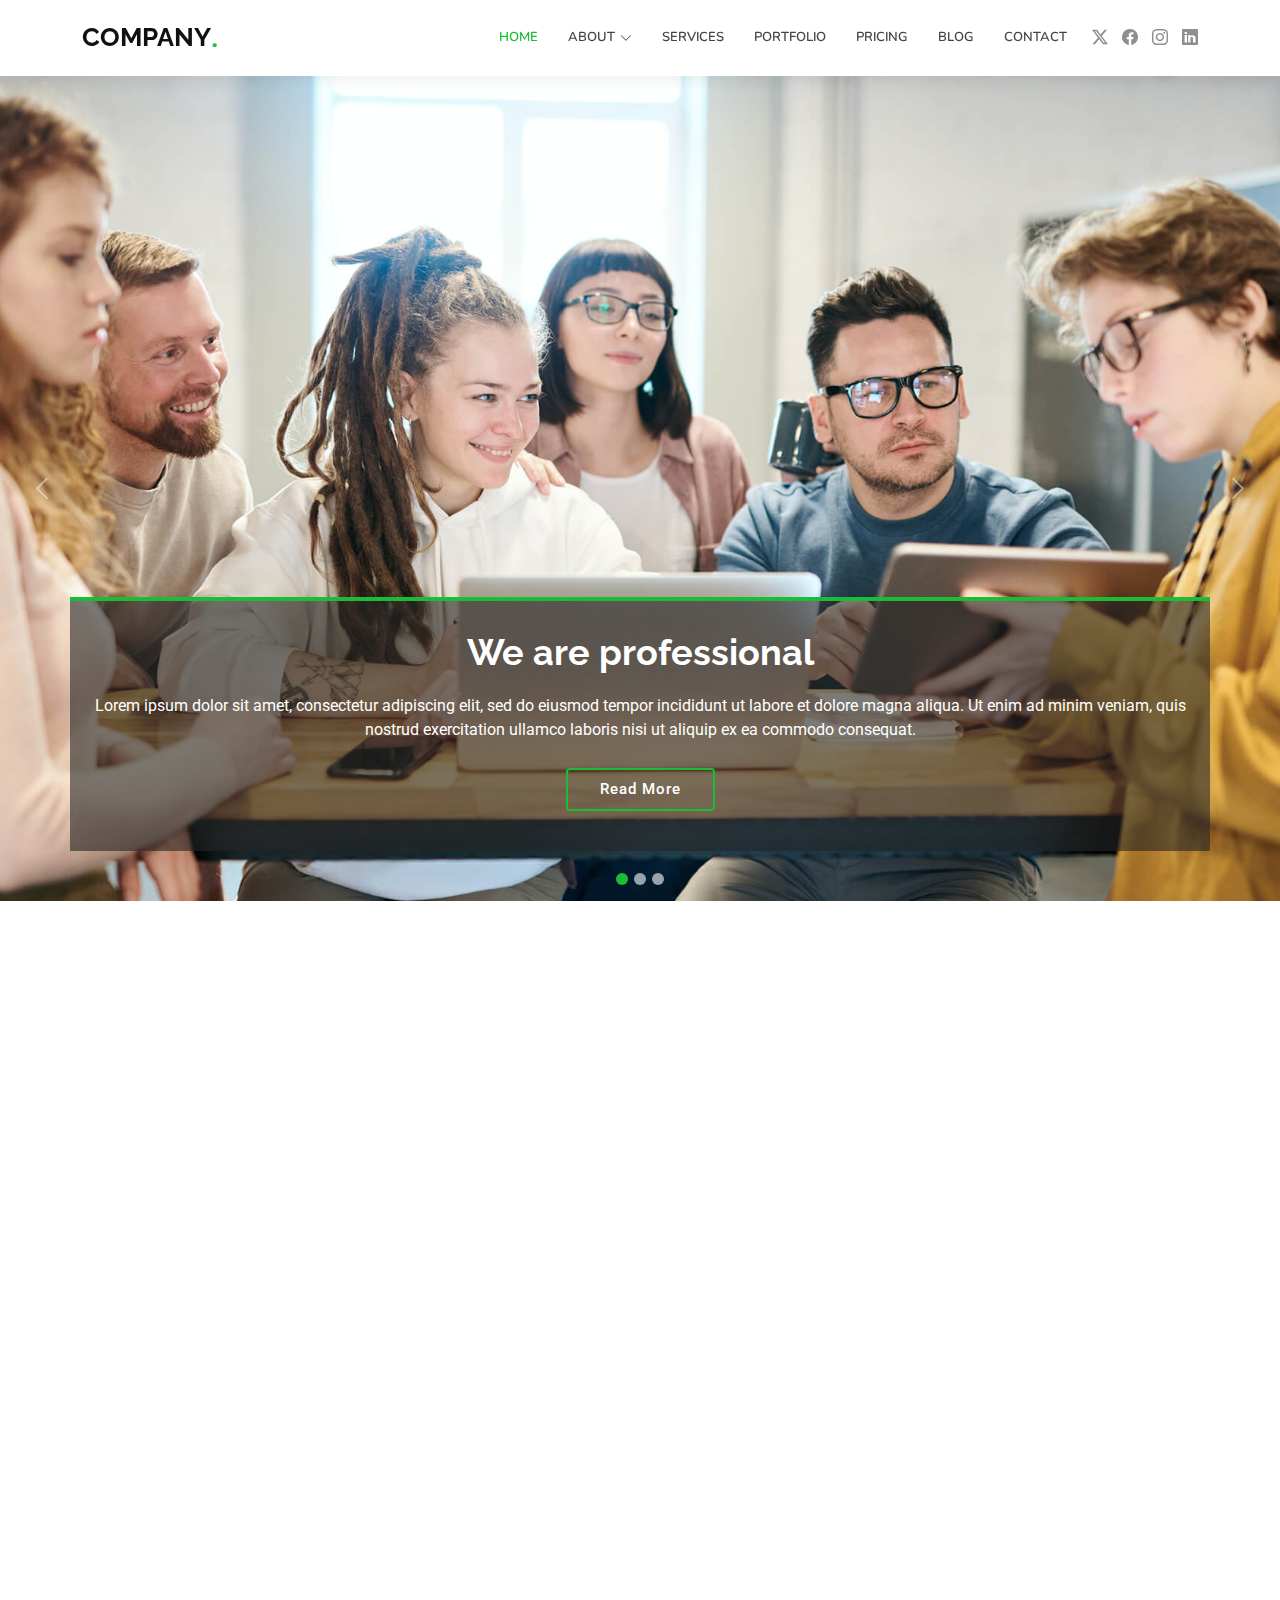
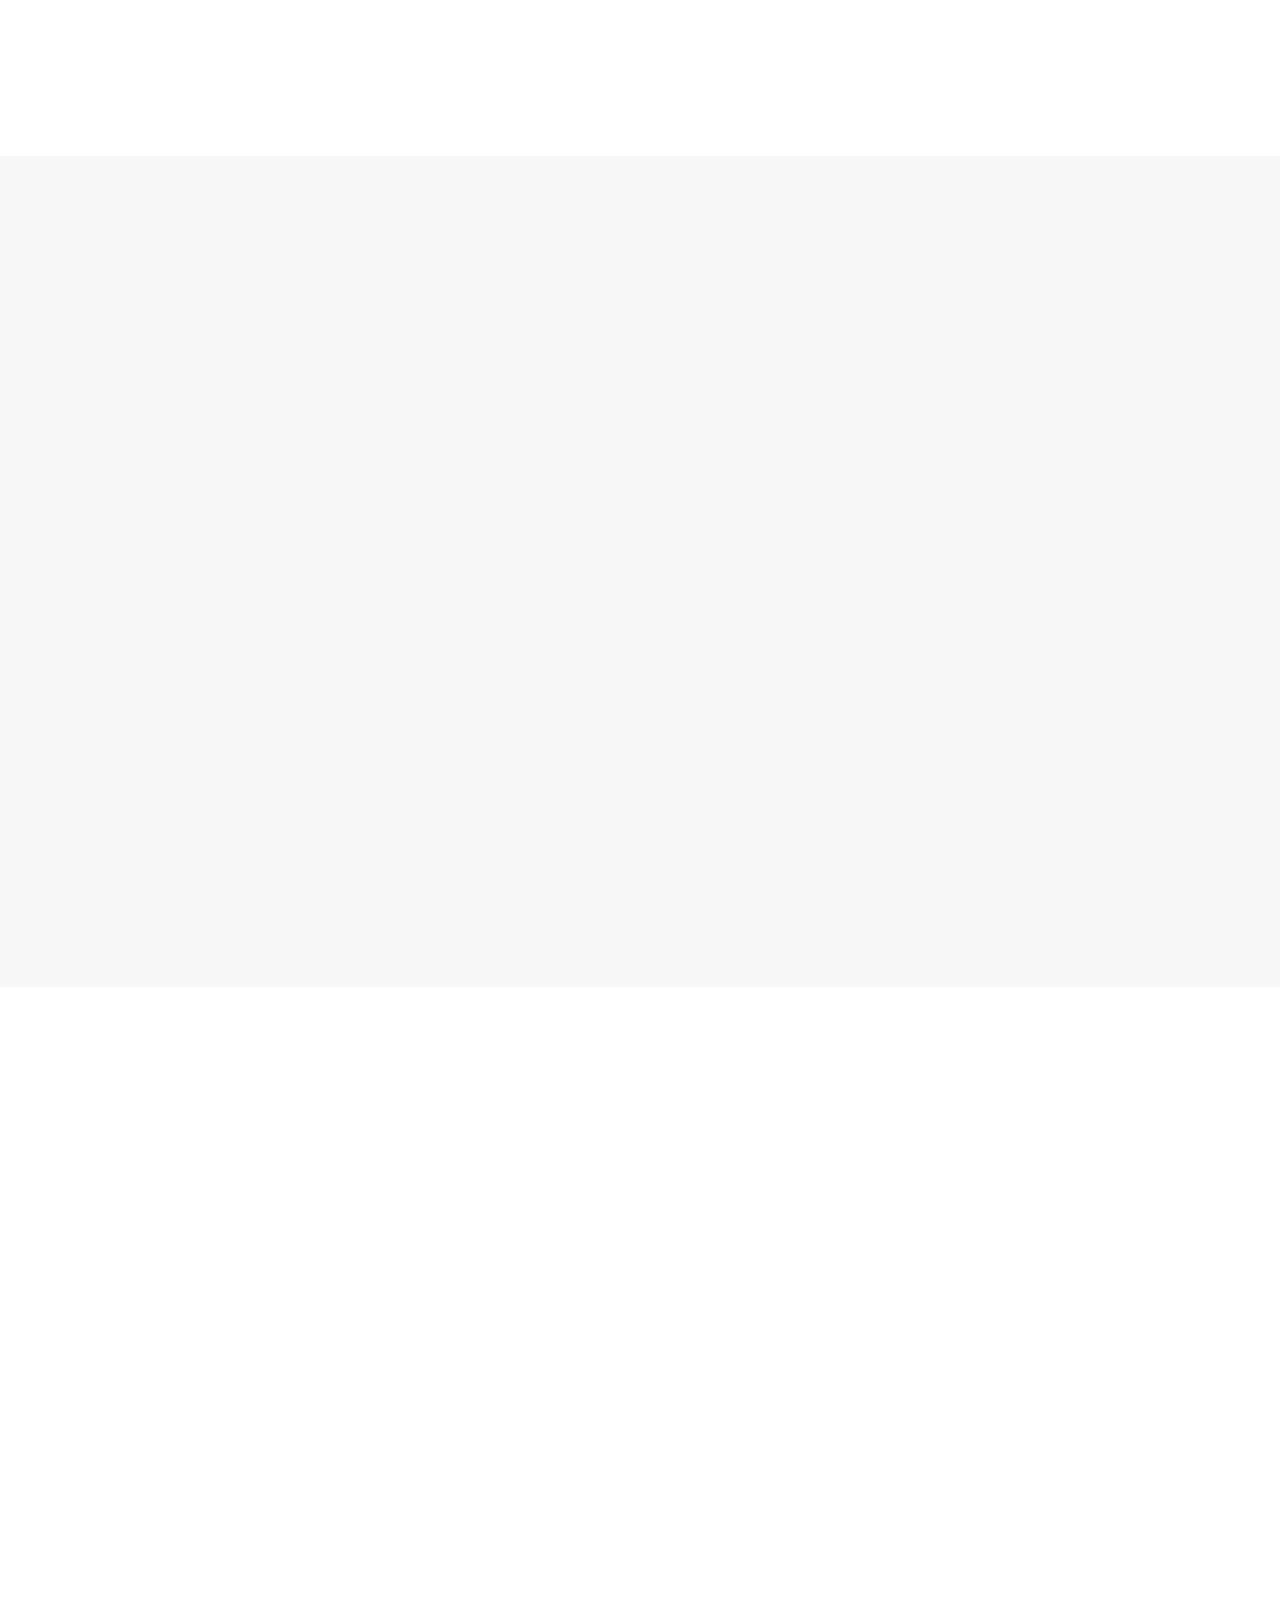
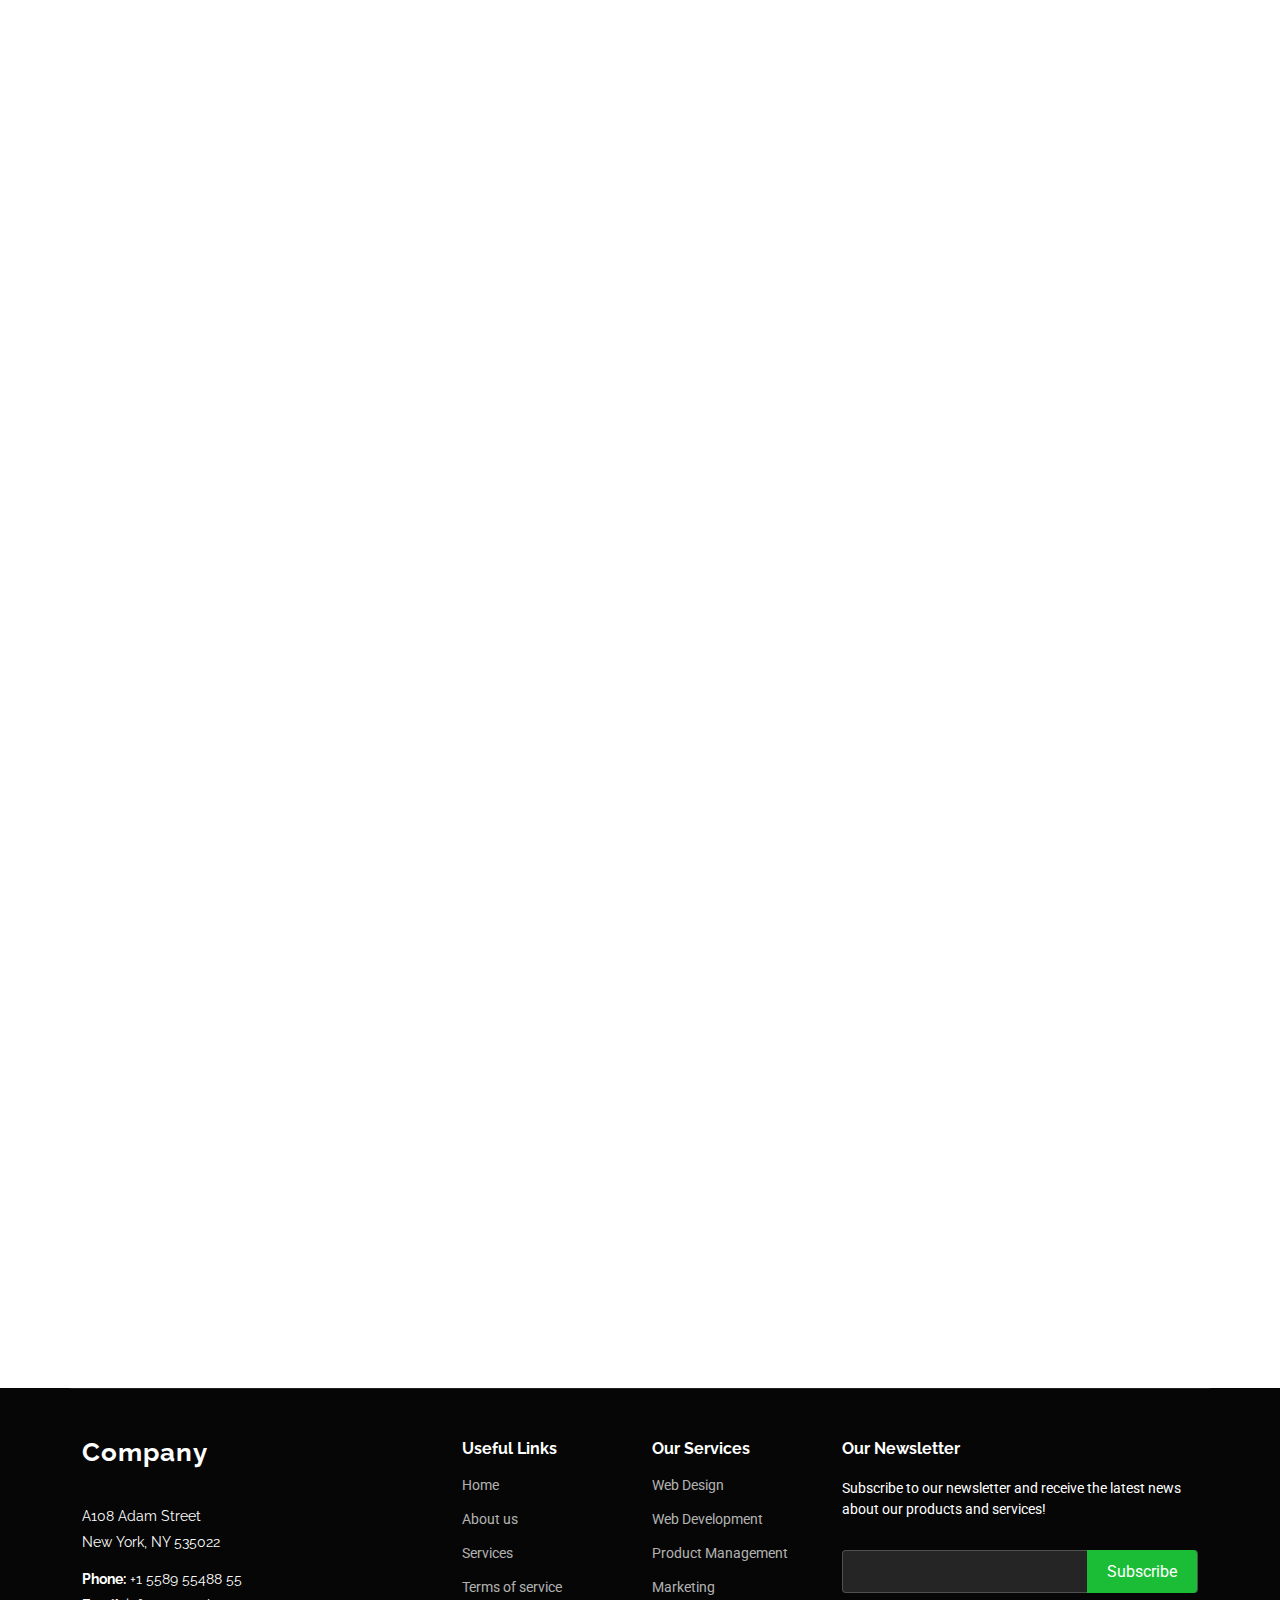
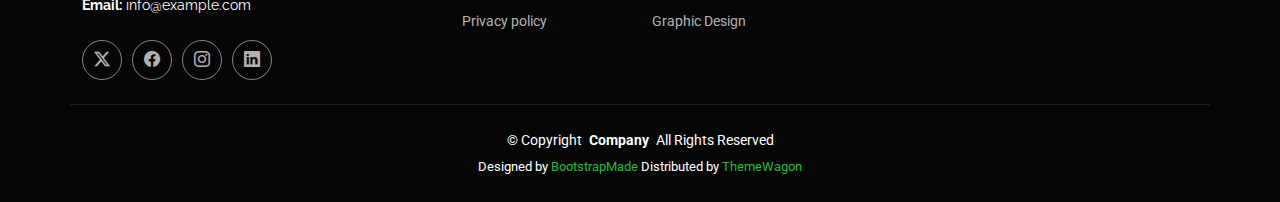
<file: App.Web/wwwroot/Company-1.0.0/index.html>
<!DOCTYPE html>
<html lang="en">

<head>
  <meta charset="utf-8">
  <meta content="width=device-width, initial-scale=1.0" name="viewport">
  <title>Index - Company Bootstrap Template</title>
  <meta name="description" content="">
  <meta name="keywords" content="">

  <!-- Favicons -->
  <link href="assets/img/favicon.png" rel="icon">
  <link href="assets/img/apple-touch-icon.png" rel="apple-touch-icon">

  <!-- Fonts -->
  <link href="https://fonts.googleapis.com" rel="preconnect">
  <link href="https://fonts.gstatic.com" rel="preconnect" crossorigin>
  <link href="https://fonts.googleapis.com/css2?family=Roboto:ital,wght@0,100;0,300;0,400;0,500;0,700;0,900;1,100;1,300;1,400;1,500;1,700;1,900&family=Raleway:ital,wght@0,100;0,200;0,300;0,400;0,500;0,600;0,700;0,800;0,900;1,100;1,200;1,300;1,400;1,500;1,600;1,700;1,800;1,900&family=Nunito:ital,wght@0,200;0,300;0,400;0,500;0,600;0,700;0,800;0,900;1,200;1,300;1,400;1,500;1,600;1,700;1,800;1,900&display=swap" rel="stylesheet">

  <!-- Vendor CSS Files -->
  <link href="assets/vendor/bootstrap/css/bootstrap.min.css" rel="stylesheet">
  <link href="assets/vendor/bootstrap-icons/bootstrap-icons.css" rel="stylesheet">
  <link href="assets/vendor/aos/aos.css" rel="stylesheet">
  <link href="assets/vendor/glightbox/css/glightbox.min.css" rel="stylesheet">
  <link href="assets/vendor/swiper/swiper-bundle.min.css" rel="stylesheet">

  <!-- Main CSS File -->
  <link href="assets/css/main.css" rel="stylesheet">

  <!-- =======================================================
  * Template Name: Company
  * Template URL: https://bootstrapmade.com/company-free-html-bootstrap-template/
  * Updated: Aug 07 2024 with Bootstrap v5.3.3
  * Author: BootstrapMade.com
  * License: https://bootstrapmade.com/license/
  ======================================================== -->
</head>

<body class="index-page">

  <header id="header" class="header d-flex align-items-center sticky-top">
    <div class="container position-relative d-flex align-items-center">

      <a href="index.html" class="logo d-flex align-items-center me-auto">
        <!-- Uncomment the line below if you also wish to use an image logo -->
        <!-- <img src="assets/img/logo.png" alt=""> -->
        <h1 class="sitename">Company</h1><span>.</span>
      </a>

      <nav id="navmenu" class="navmenu">
        <ul>
          <li><a href="#hero" class="active">Home</a></li>
          <li class="dropdown"><a href="about.html"><span>About</span> <i class="bi bi-chevron-down toggle-dropdown"></i></a>
            <ul>
              <li><a href="team.html">Team</a></li>
              <li><a href="testimonials.html">Testimonials</a></li>
              <li class="dropdown"><a href="#"><span>Deep Dropdown</span> <i class="bi bi-chevron-down toggle-dropdown"></i></a>
                <ul>
                  <li><a href="#">Deep Dropdown 1</a></li>
                  <li><a href="#">Deep Dropdown 2</a></li>
                  <li><a href="#">Deep Dropdown 3</a></li>
                  <li><a href="#">Deep Dropdown 4</a></li>
                  <li><a href="#">Deep Dropdown 5</a></li>
                </ul>
              </li>
            </ul>
          </li>
          <li><a href="services.html">Services</a></li>
          <li><a href="portfolio.html">Portfolio</a></li>
          <li><a href="pricing.html">Pricing</a></li>
          <li><a href="blog.html">Blog</a></li>
          <li><a href="contact.html">Contact</a></li>
        </ul>
        <i class="mobile-nav-toggle d-xl-none bi bi-list"></i>
      </nav>

      <div class="header-social-links">
        <a href="#" class="twitter"><i class="bi bi-twitter-x"></i></a>
        <a href="#" class="facebook"><i class="bi bi-facebook"></i></a>
        <a href="#" class="instagram"><i class="bi bi-instagram"></i></a>
        <a href="#" class="linkedin"><i class="bi bi-linkedin"></i></a>
      </div>

    </div>
  </header>
    
  <main class="main">

    <!-- Hero Section -->
    <section id="hero" class="hero section dark-background">

      <div id="hero-carousel" class="carousel slide carousel-fade" data-bs-ride="carousel" data-bs-interval="5000">

        <div class="carousel-item active">
          <img src="assets/img/hero-carousel/hero-carousel-1.jpg" alt="">
          <div class="container">
            <h2>We are professional</h2>
            <p>Lorem ipsum dolor sit amet, consectetur adipiscing elit, sed do eiusmod tempor incididunt ut labore et dolore magna aliqua. Ut enim ad minim veniam, quis nostrud exercitation ullamco laboris nisi ut aliquip ex ea commodo consequat.</p>
            <a href="about.html" class="btn-get-started">Read More</a>
          </div>
        </div><!-- End Carousel Item -->

        <div class="carousel-item">
          <img src="assets/img/hero-carousel/hero-carousel-2.jpg" alt="">
          <div class="container">
            <h2>At vero eos et accusamus</h2>
            <p>Nam libero tempore, cum soluta nobis est eligendi optio cumque nihil impedit quo minus id quod maxime placeat facere possimus, omnis voluptas assumenda est, omnis dolor repellendus. Temporibus autem quibusdam et aut officiis debitis aut.</p>
            <a href="about.html" class="btn-get-started">Read More</a>
          </div>
        </div><!-- End Carousel Item -->

        <div class="carousel-item">
          <img src="assets/img/hero-carousel/hero-carousel-3.jpg" alt="">
          <div class="container">
            <h2>Temporibus autem quibusdam</h2>
            <p>Beatae vitae dicta sunt explicabo. Nemo enim ipsam voluptatem quia voluptas sit aspernatur aut odit aut fugit, sed quia consequuntur magni dolores eos qui ratione voluptatem sequi nesciunt omnis iste natus error sit voluptatem accusantium.</p>
            <a href="about.html" class="btn-get-started">Read More</a>
          </div>
        </div><!-- End Carousel Item -->

        <a class="carousel-control-prev" href="#hero-carousel" role="button" data-bs-slide="prev">
          <span class="carousel-control-prev-icon bi bi-chevron-left" aria-hidden="true"></span>
        </a>

        <a class="carousel-control-next" href="#hero-carousel" role="button" data-bs-slide="next">
          <span class="carousel-control-next-icon bi bi-chevron-right" aria-hidden="true"></span>
        </a>

        <ol class="carousel-indicators"></ol>

      </div>

    </section><!-- /Hero Section -->

    <!-- About Section -->
    <section id="about" class="about section">

      <div class="container">

        <div class="row position-relative">

          <div class="col-lg-7 about-img" data-aos="zoom-out" data-aos-delay="200"><img src="assets/img/about.jpg"></div>

          <div class="col-lg-7" data-aos="fade-up" data-aos-delay="100">
            <h2 class="inner-title">Consequatur eius et magnam</h2>
            <div class="our-story">
              <h4>Est 1988</h4>
              <h3>Our Story</h3>
              <p>Inventore aliquam beatae at et id alias. Ipsa dolores amet consequuntur minima quia maxime autem. Quidem id sed ratione. Tenetur provident autem in reiciendis rerum at dolor. Aliquam consectetur laudantium temporibus dicta minus dolor.</p>
              <ul>
                <li><i class="bi bi-check-circle"></i> <span>Ullamco laboris nisi ut aliquip ex ea commo</span></li>
                <li><i class="bi bi-check-circle"></i> <span>Duis aute irure dolor in reprehenderit in</span></li>
                <li><i class="bi bi-check-circle"></i> <span>Ullamco laboris nisi ut aliquip ex ea</span></li>
              </ul>
              <p>Vitae autem velit excepturi fugit. Animi ad non. Eligendi et non nesciunt suscipit repellendus porro in quo eveniet. Molestias in maxime doloremque.</p>

              <div class="watch-video d-flex align-items-center position-relative">
                <i class="bi bi-play-circle"></i>
                <a href="https://www.youtube.com/watch?v=Y7f98aduVJ8" class="glightbox stretched-link">Watch Video</a>
              </div>
            </div>
          </div>

        </div>

      </div>

    </section><!-- /About Section -->

    <!-- Services Section -->
    <section id="services" class="services section light-background">

      <div class="container">

        <div class="row gy-4">

          <div class="col-lg-4 col-md-6" data-aos="fade-up" data-aos-delay="100">
            <div class="service-item item-cyan position-relative">
              <div class="icon">
                <svg width="100" height="100" viewBox="0 0 600 600" xmlns="http://www.w3.org/2000/svg">
                  <path stroke="none" stroke-width="0" fill="#f5f5f5" d="M300,521.0016835830174C376.1290562159157,517.8887921683347,466.0731472004068,529.7835943286574,510.70327084640275,468.03025145048787C554.3714126377745,407.6079735673963,508.03601936045806,328.9844924480964,491.2728898941984,256.3432110539036C474.5976632858925,184.082847569629,479.9380746630129,96.60480741107993,416.23090153303,58.64404602377083C348.86323505073057,18.502131276798302,261.93793281208167,40.57373210992963,193.5410806939664,78.93577620505333C130.42746243093433,114.334589627462,98.30271207620316,179.96522072025542,76.75703585869454,249.04625023123273C51.97151888228291,328.5150500222984,13.704378332031375,421.85034740162234,66.52175969318436,486.19268352777647C119.04800174914682,550.1803526380478,217.28368757567262,524.383925680826,300,521.0016835830174"></path>
                </svg>
                <i class="bi bi-activity"></i>
              </div>
              <a href="service-details.html" class="stretched-link">
                <h3>Nesciunt Mete</h3>
              </a>
              <p>Provident nihil minus qui consequatur non omnis maiores. Eos accusantium minus dolores iure perferendis tempore et consequatur.</p>
            </div>
          </div><!-- End Service Item -->

          <div class="col-lg-4 col-md-6" data-aos="fade-up" data-aos-delay="200">
            <div class="service-item item-orange position-relative">
              <div class="icon">
                <svg width="100" height="100" viewBox="0 0 600 600" xmlns="http://www.w3.org/2000/svg">
                  <path stroke="none" stroke-width="0" fill="#f5f5f5" d="M300,582.0697525312426C382.5290701553225,586.8405444964366,449.9789794690241,525.3245884688669,502.5850820975895,461.55621195738473C556.606425686781,396.0723002908107,615.8543463187945,314.28637112970534,586.6730223649479,234.56875336149918C558.9533121215079,158.8439757836574,454.9685369536778,164.00468322053177,381.49747125262974,130.76875717737553C312.15926192815925,99.40240125094834,248.97055460311594,18.661163978235184,179.8680185752513,50.54337015887873C110.5421016452524,82.52863877960104,119.82277516462835,180.83849132639028,109.12597500060166,256.43424936330496C100.08760227029461,320.3096726198365,92.17705696193138,384.0621239912766,124.79988738764834,439.7174275375508C164.83382741302287,508.01625554203684,220.96474134820875,577.5009287672846,300,582.0697525312426"></path>
                </svg>
                <i class="bi bi-broadcast"></i>
              </div>
              <a href="service-details.html" class="stretched-link">
                <h3>Eosle Commodi</h3>
              </a>
              <p>Ut autem aut autem non a. Sint sint sit facilis nam iusto sint. Libero corrupti neque eum hic non ut nesciunt dolorem.</p>
            </div>
          </div><!-- End Service Item -->

          <div class="col-lg-4 col-md-6" data-aos="fade-up" data-aos-delay="300">
            <div class="service-item item-teal position-relative">
              <div class="icon">
                <svg width="100" height="100" viewBox="0 0 600 600" xmlns="http://www.w3.org/2000/svg">
                  <path stroke="none" stroke-width="0" fill="#f5f5f5" d="M300,541.5067337569781C382.14930387511276,545.0595476570109,479.8736841581634,548.3450877840088,526.4010558755058,480.5488172755941C571.5218469581645,414.80211281144784,517.5187510058486,332.0715597781072,496.52539010469104,255.14436215662573C477.37192572678356,184.95920475031193,473.57363656557914,105.61284051026155,413.0603344069578,65.22779650032875C343.27470386102294,18.654635553484475,251.2091493199835,5.337323636656869,175.0934190732945,40.62881213300186C97.87086631185822,76.43348514350839,51.98124368387456,156.15599469081315,36.44837278890362,239.84606092416172C21.716077023791087,319.22268207091537,43.775223500013084,401.1760424656574,96.891909868211,461.97329694683043C147.22146801428983,519.5804099606455,223.5754009179313,538.201503339737,300,541.5067337569781"></path>
                </svg>
                <i class="bi bi-easel"></i>
              </div>
              <a href="service-details.html" class="stretched-link">
                <h3>Ledo Markt</h3>
              </a>
              <p>Ut excepturi voluptatem nisi sed. Quidem fuga consequatur. Minus ea aut. Vel qui id voluptas adipisci eos earum corrupti.</p>
            </div>
          </div><!-- End Service Item -->

          <div class="col-lg-4 col-md-6" data-aos="fade-up" data-aos-delay="400">
            <div class="service-item item-red position-relative">
              <div class="icon">
                <svg width="100" height="100" viewBox="0 0 600 600" xmlns="http://www.w3.org/2000/svg">
                  <path stroke="none" stroke-width="0" fill="#f5f5f5" d="M300,503.46388370962813C374.79870501325706,506.71871716319447,464.8034551963731,527.1746412648533,510.4981551193396,467.86667711651364C555.9287308511215,408.9015244558933,512.6030010748507,327.5744911775523,490.211057578863,256.5855673507754C471.097692560561,195.9906835881958,447.69079081568157,138.11976852964426,395.19560036434837,102.3242989838813C329.3053358748298,57.3949838291264,248.02791733380457,8.279543830951368,175.87071277845988,42.242879143198664C103.41431057327972,76.34704239035025,93.79494320519305,170.9812938413882,81.28167332365135,250.07896920659033C70.17666984294237,320.27484674793965,64.84698225790005,396.69656628748305,111.28512138212992,450.4950937839243C156.20124167950087,502.5303643271138,231.32542653798444,500.4755392045468,300,503.46388370962813"></path>
                </svg>
                <i class="bi bi-bounding-box-circles"></i>
              </div>
              <a href="service-details.html" class="stretched-link">
                <h3>Asperiores Commodit</h3>
              </a>
              <p>Non et temporibus minus omnis sed dolor esse consequatur. Cupiditate sed error ea fuga sit provident adipisci neque.</p>
              <a href="service-details.html" class="stretched-link"></a>
            </div>
          </div><!-- End Service Item -->

          <div class="col-lg-4 col-md-6" data-aos="fade-up" data-aos-delay="500">
            <div class="service-item item-indigo position-relative">
              <div class="icon">
                <svg width="100" height="100" viewBox="0 0 600 600" xmlns="http://www.w3.org/2000/svg">
                  <path stroke="none" stroke-width="0" fill="#f5f5f5" d="M300,532.3542879108572C369.38199826031484,532.3153073249985,429.10787420159085,491.63046689027357,474.5244479745417,439.17860296908856C522.8885846962883,383.3225815378663,569.1668002868075,314.3205725914397,550.7432151929288,242.7694973846089C532.6665558377875,172.5657663291529,456.2379748765914,142.6223662098291,390.3689995646985,112.34683881706744C326.66090330228417,83.06452184765237,258.84405631176094,53.51806209861945,193.32584062364296,78.48882559362697C121.61183558270385,105.82097193414197,62.805066853699245,167.19869350419734,48.57481801355237,242.6138429142374C34.843463184063346,315.3850353017275,76.69343916112496,383.4422959591041,125.22947124332185,439.3748458443577C170.7312796277747,491.8107796887764,230.57421082200815,532.3932930995766,300,532.3542879108572"></path>
                </svg>
                <i class="bi bi-calendar4-week icon"></i>
              </div>
              <a href="service-details.html" class="stretched-link">
                <h3>Velit Doloremque</h3>
              </a>
              <p>Cumque et suscipit saepe. Est maiores autem enim facilis ut aut ipsam corporis aut. Sed animi at autem alias eius labore.</p>
              <a href="service-details.html" class="stretched-link"></a>
            </div>
          </div><!-- End Service Item -->

          <div class="col-lg-4 col-md-6" data-aos="fade-up" data-aos-delay="600">
            <div class="service-item item-pink position-relative">
              <div class="icon">
                <svg width="100" height="100" viewBox="0 0 600 600" xmlns="http://www.w3.org/2000/svg">
                  <path stroke="none" stroke-width="0" fill="#f5f5f5" d="M300,566.797414625762C385.7384707136149,576.1784315230908,478.7894351017131,552.8928747891023,531.9192734346935,484.94944893311C584.6109503024035,417.5663521118492,582.489472248146,322.67544863468447,553.9536738515405,242.03673114598146C529.1557734026468,171.96086150256528,465.24506316201064,127.66468636344209,395.9583748389544,100.7403814666027C334.2173773831606,76.7482773500951,269.4350130405921,84.62216499799875,207.1952322260088,107.2889140133804C132.92018162631612,134.33871894543012,41.79353780512637,160.00259165414826,22.644507872594943,236.69541883565114C3.319112789854554,314.0945973066697,72.72355303640163,379.243833228382,124.04198916343866,440.3218312028393C172.9286146004772,498.5055451809895,224.45579914871206,558.5317968840102,300,566.797414625762"></path>
                </svg>
                <i class="bi bi-chat-square-text"></i>
              </div>
              <a href="service-details.html" class="stretched-link">
                <h3>Dolori Architecto</h3>
              </a>
              <p>Hic molestias ea quibusdam eos. Fugiat enim doloremque aut neque non et debitis iure. Corrupti recusandae ducimus enim.</p>
              <a href="service-details.html" class="stretched-link"></a>
            </div>
          </div><!-- End Service Item -->

        </div>

      </div>

    </section><!-- /Services Section -->

    <!-- Portfolio Section -->
    <section id="portfolio" class="portfolio section">

      <!-- Section Title -->
      <div class="container section-title" data-aos="fade-up">
        <h2>Portfolio</h2>
        <p>Necessitatibus eius consequatur ex aliquid fuga eum quidem sint consectetur velit</p>
      </div><!-- End Section Title -->

      <div class="container">

        <div class="isotope-layout" data-default-filter="*" data-layout="masonry" data-sort="original-order">

          <ul class="portfolio-filters isotope-filters" data-aos="fade-up" data-aos-delay="100">
            <li data-filter="*" class="filter-active">All</li>
            <li data-filter=".filter-app">App</li>
            <li data-filter=".filter-product">Card</li>
            <li data-filter=".filter-branding">Web</li>
          </ul><!-- End Portfolio Filters -->

          <div class="row gy-4 isotope-container" data-aos="fade-up" data-aos-delay="200">

            <div class="col-lg-4 col-md-6 portfolio-item isotope-item filter-app">
              <img src="assets/img/masonry-portfolio/masonry-portfolio-1.jpg" class="img-fluid" alt="">
              <div class="portfolio-info">
                <h4>App 1</h4>
                <p>Lorem ipsum, dolor sit</p>
                <a href="assets/img/masonry-portfolio/masonry-portfolio-1.jpg" title="App 1" data-gallery="portfolio-gallery-app" class="glightbox preview-link"><i class="bi bi-zoom-in"></i></a>
                <a href="portfolio-details.html" title="More Details" class="details-link"><i class="bi bi-link-45deg"></i></a>
              </div>
            </div><!-- End Portfolio Item -->

            <div class="col-lg-4 col-md-6 portfolio-item isotope-item filter-product">
              <img src="assets/img/masonry-portfolio/masonry-portfolio-2.jpg" class="img-fluid" alt="">
              <div class="portfolio-info">
                <h4>Product 1</h4>
                <p>Lorem ipsum, dolor sit</p>
                <a href="assets/img/masonry-portfolio/masonry-portfolio-2.jpg" title="Product 1" data-gallery="portfolio-gallery-product" class="glightbox preview-link"><i class="bi bi-zoom-in"></i></a>
                <a href="portfolio-details.html" title="More Details" class="details-link"><i class="bi bi-link-45deg"></i></a>
              </div>
            </div><!-- End Portfolio Item -->

            <div class="col-lg-4 col-md-6 portfolio-item isotope-item filter-branding">
              <img src="assets/img/masonry-portfolio/masonry-portfolio-3.jpg" class="img-fluid" alt="">
              <div class="portfolio-info">
                <h4>Branding 1</h4>
                <p>Lorem ipsum, dolor sit</p>
                <a href="assets/img/masonry-portfolio/masonry-portfolio-3.jpg" title="Branding 1" data-gallery="portfolio-gallery-branding" class="glightbox preview-link"><i class="bi bi-zoom-in"></i></a>
                <a href="portfolio-details.html" title="More Details" class="details-link"><i class="bi bi-link-45deg"></i></a>
              </div>
            </div><!-- End Portfolio Item -->

            <div class="col-lg-4 col-md-6 portfolio-item isotope-item filter-app">
              <img src="assets/img/masonry-portfolio/masonry-portfolio-4.jpg" class="img-fluid" alt="">
              <div class="portfolio-info">
                <h4>App 2</h4>
                <p>Lorem ipsum, dolor sit</p>
                <a href="assets/img/masonry-portfolio/masonry-portfolio-4.jpg" title="App 2" data-gallery="portfolio-gallery-app" class="glightbox preview-link"><i class="bi bi-zoom-in"></i></a>
                <a href="portfolio-details.html" title="More Details" class="details-link"><i class="bi bi-link-45deg"></i></a>
              </div>
            </div><!-- End Portfolio Item -->

            <div class="col-lg-4 col-md-6 portfolio-item isotope-item filter-product">
              <img src="assets/img/masonry-portfolio/masonry-portfolio-5.jpg" class="img-fluid" alt="">
              <div class="portfolio-info">
                <h4>Product 2</h4>
                <p>Lorem ipsum, dolor sit</p>
                <a href="assets/img/masonry-portfolio/masonry-portfolio-5.jpg" title="Product 2" data-gallery="portfolio-gallery-product" class="glightbox preview-link"><i class="bi bi-zoom-in"></i></a>
                <a href="portfolio-details.html" title="More Details" class="details-link"><i class="bi bi-link-45deg"></i></a>
              </div>
            </div><!-- End Portfolio Item -->

            <div class="col-lg-4 col-md-6 portfolio-item isotope-item filter-branding">
              <img src="assets/img/masonry-portfolio/masonry-portfolio-6.jpg" class="img-fluid" alt="">
              <div class="portfolio-info">
                <h4>Branding 2</h4>
                <p>Lorem ipsum, dolor sit</p>
                <a href="assets/img/masonry-portfolio/masonry-portfolio-6.jpg" title="Branding 2" data-gallery="portfolio-gallery-branding" class="glightbox preview-link"><i class="bi bi-zoom-in"></i></a>
                <a href="portfolio-details.html" title="More Details" class="details-link"><i class="bi bi-link-45deg"></i></a>
              </div>
            </div><!-- End Portfolio Item -->

            <div class="col-lg-4 col-md-6 portfolio-item isotope-item filter-app">
              <img src="assets/img/masonry-portfolio/masonry-portfolio-7.jpg" class="img-fluid" alt="">
              <div class="portfolio-info">
                <h4>App 3</h4>
                <p>Lorem ipsum, dolor sit</p>
                <a href="assets/img/masonry-portfolio/masonry-portfolio-7.jpg" title="App 3" data-gallery="portfolio-gallery-app" class="glightbox preview-link"><i class="bi bi-zoom-in"></i></a>
                <a href="portfolio-details.html" title="More Details" class="details-link"><i class="bi bi-link-45deg"></i></a>
              </div>
            </div><!-- End Portfolio Item -->

            <div class="col-lg-4 col-md-6 portfolio-item isotope-item filter-product">
              <img src="assets/img/masonry-portfolio/masonry-portfolio-8.jpg" class="img-fluid" alt="">
              <div class="portfolio-info">
                <h4>Product 3</h4>
                <p>Lorem ipsum, dolor sit</p>
                <a href="assets/img/masonry-portfolio/masonry-portfolio-8.jpg" title="Product 3" data-gallery="portfolio-gallery-product" class="glightbox preview-link"><i class="bi bi-zoom-in"></i></a>
                <a href="portfolio-details.html" title="More Details" class="details-link"><i class="bi bi-link-45deg"></i></a>
              </div>
            </div><!-- End Portfolio Item -->

            <div class="col-lg-4 col-md-6 portfolio-item isotope-item filter-branding">
              <img src="assets/img/masonry-portfolio/masonry-portfolio-9.jpg" class="img-fluid" alt="">
              <div class="portfolio-info">
                <h4>Branding 3</h4>
                <p>Lorem ipsum, dolor sit</p>
                <a href="assets/img/masonry-portfolio/masonry-portfolio-9.jpg" title="Branding 2" data-gallery="portfolio-gallery-branding" class="glightbox preview-link"><i class="bi bi-zoom-in"></i></a>
                <a href="portfolio-details.html" title="More Details" class="details-link"><i class="bi bi-link-45deg"></i></a>
              </div>
            </div><!-- End Portfolio Item -->

          </div><!-- End Portfolio Container -->

        </div>

      </div>

    </section><!-- /Portfolio Section -->

    <!-- Clients Section -->
    <section id="clients" class="clients section">

      <!-- Section Title -->
      <div class="container section-title" data-aos="fade-up">
        <h2>Clients</h2>
        <p>Necessitatibus eius consequatur ex aliquid fuga eum quidem sint consectetur velit</p>
      </div><!-- End Section Title -->

      <div class="container" data-aos="fade-up" data-aos-delay="100">

        <div class="row g-0 clients-wrap">

          <div class="col-xl-3 col-md-4 client-logo">
            <img src="assets/img/clients/client-1.png" class="img-fluid" alt="">
          </div><!-- End Client Item -->

          <div class="col-xl-3 col-md-4 client-logo">
            <img src="assets/img/clients/client-2.png" class="img-fluid" alt="">
          </div><!-- End Client Item -->

          <div class="col-xl-3 col-md-4 client-logo">
            <img src="assets/img/clients/client-3.png" class="img-fluid" alt="">
          </div><!-- End Client Item -->

          <div class="col-xl-3 col-md-4 client-logo">
            <img src="assets/img/clients/client-4.png" class="img-fluid" alt="">
          </div><!-- End Client Item -->

          <div class="col-xl-3 col-md-4 client-logo">
            <img src="assets/img/clients/client-5.png" class="img-fluid" alt="">
          </div><!-- End Client Item -->

          <div class="col-xl-3 col-md-4 client-logo">
            <img src="assets/img/clients/client-6.png" class="img-fluid" alt="">
          </div><!-- End Client Item -->

          <div class="col-xl-3 col-md-4 client-logo">
            <img src="assets/img/clients/client-7.png" class="img-fluid" alt="">
          </div><!-- End Client Item -->

          <div class="col-xl-3 col-md-4 client-logo">
            <img src="assets/img/clients/client-8.png" class="img-fluid" alt="">
          </div><!-- End Client Item -->

        </div>

      </div>

    </section><!-- /Clients Section -->

  </main>
  <footer id="footer" class="footer dark-background">

    <div class="container footer-top">
      <div class="row gy-4">
        <div class="col-lg-4 col-md-6 footer-about">
          <a href="index.html" class="logo d-flex align-items-center">
            <span class="sitename">Company</span>
          </a>
          <div class="footer-contact pt-3">
            <p>A108 Adam Street</p>
            <p>New York, NY 535022</p>
            <p class="mt-3"><strong>Phone:</strong> <span>+1 5589 55488 55</span></p>
            <p><strong>Email:</strong> <span>info@example.com</span></p>
          </div>
          <div class="social-links d-flex mt-4">
            <a href=""><i class="bi bi-twitter-x"></i></a>
            <a href=""><i class="bi bi-facebook"></i></a>
            <a href=""><i class="bi bi-instagram"></i></a>
            <a href=""><i class="bi bi-linkedin"></i></a>
          </div>
        </div>

        <div class="col-lg-2 col-md-3 footer-links">
          <h4>Useful Links</h4>
          <ul>
            <li><a href="#">Home</a></li>
            <li><a href="#">About us</a></li>
            <li><a href="#">Services</a></li>
            <li><a href="#">Terms of service</a></li>
            <li><a href="#">Privacy policy</a></li>
          </ul>
        </div>

        <div class="col-lg-2 col-md-3 footer-links">
          <h4>Our Services</h4>
          <ul>
            <li><a href="#">Web Design</a></li>
            <li><a href="#">Web Development</a></li>
            <li><a href="#">Product Management</a></li>
            <li><a href="#">Marketing</a></li>
            <li><a href="#">Graphic Design</a></li>
          </ul>
        </div>

        <div class="col-lg-4 col-md-12 footer-newsletter">
          <h4>Our Newsletter</h4>
          <p>Subscribe to our newsletter and receive the latest news about our products and services!</p>
          <form action="forms/newsletter.php" method="post" class="php-email-form">
            <div class="newsletter-form"><input type="email" name="email"><input type="submit" value="Subscribe"></div>
            <div class="loading">Loading</div>
            <div class="error-message"></div>
            <div class="sent-message">Your subscription request has been sent. Thank you!</div>
          </form>
        </div>

      </div>
    </div>

    <div class="container copyright text-center mt-4">
      <p>© <span>Copyright</span> <strong class="px-1 sitename">Company</strong> <span>All Rights Reserved</span></p>
      <div class="credits">
        <!-- All the links in the footer should remain intact. -->
        <!-- You can delete the links only if you've purchased the pro version. -->
        <!-- Licensing information: https://bootstrapmade.com/license/ -->
        <!-- Purchase the pro version with working PHP/AJAX contact form: [buy-url] -->
        Designed by <a href="https://bootstrapmade.com/">BootstrapMade</a> Distributed by <a href=“https://themewagon.com>ThemeWagon
      </div>
    </div>

  </footer>

  <!-- Scroll Top -->
  <a href="#" id="scroll-top" class="scroll-top d-flex align-items-center justify-content-center"><i class="bi bi-arrow-up-short"></i></a>

  <!-- Preloader -->
  <div id="preloader"></div>

  <!-- Vendor JS Files -->
  <script src="assets/vendor/bootstrap/js/bootstrap.bundle.min.js"></script>
  <script src="assets/vendor/php-email-form/validate.js"></script>
  <script src="assets/vendor/aos/aos.js"></script>
  <script src="assets/vendor/glightbox/js/glightbox.min.js"></script>
  <script src="assets/vendor/imagesloaded/imagesloaded.pkgd.min.js"></script>
  <script src="assets/vendor/isotope-layout/isotope.pkgd.min.js"></script>
  <script src="assets/vendor/waypoints/noframework.waypoints.js"></script>
  <script src="assets/vendor/swiper/swiper-bundle.min.js"></script>

  <!-- Main JS File -->
  <script src="assets/js/main.js"></script>

</body>

</html>
</file>
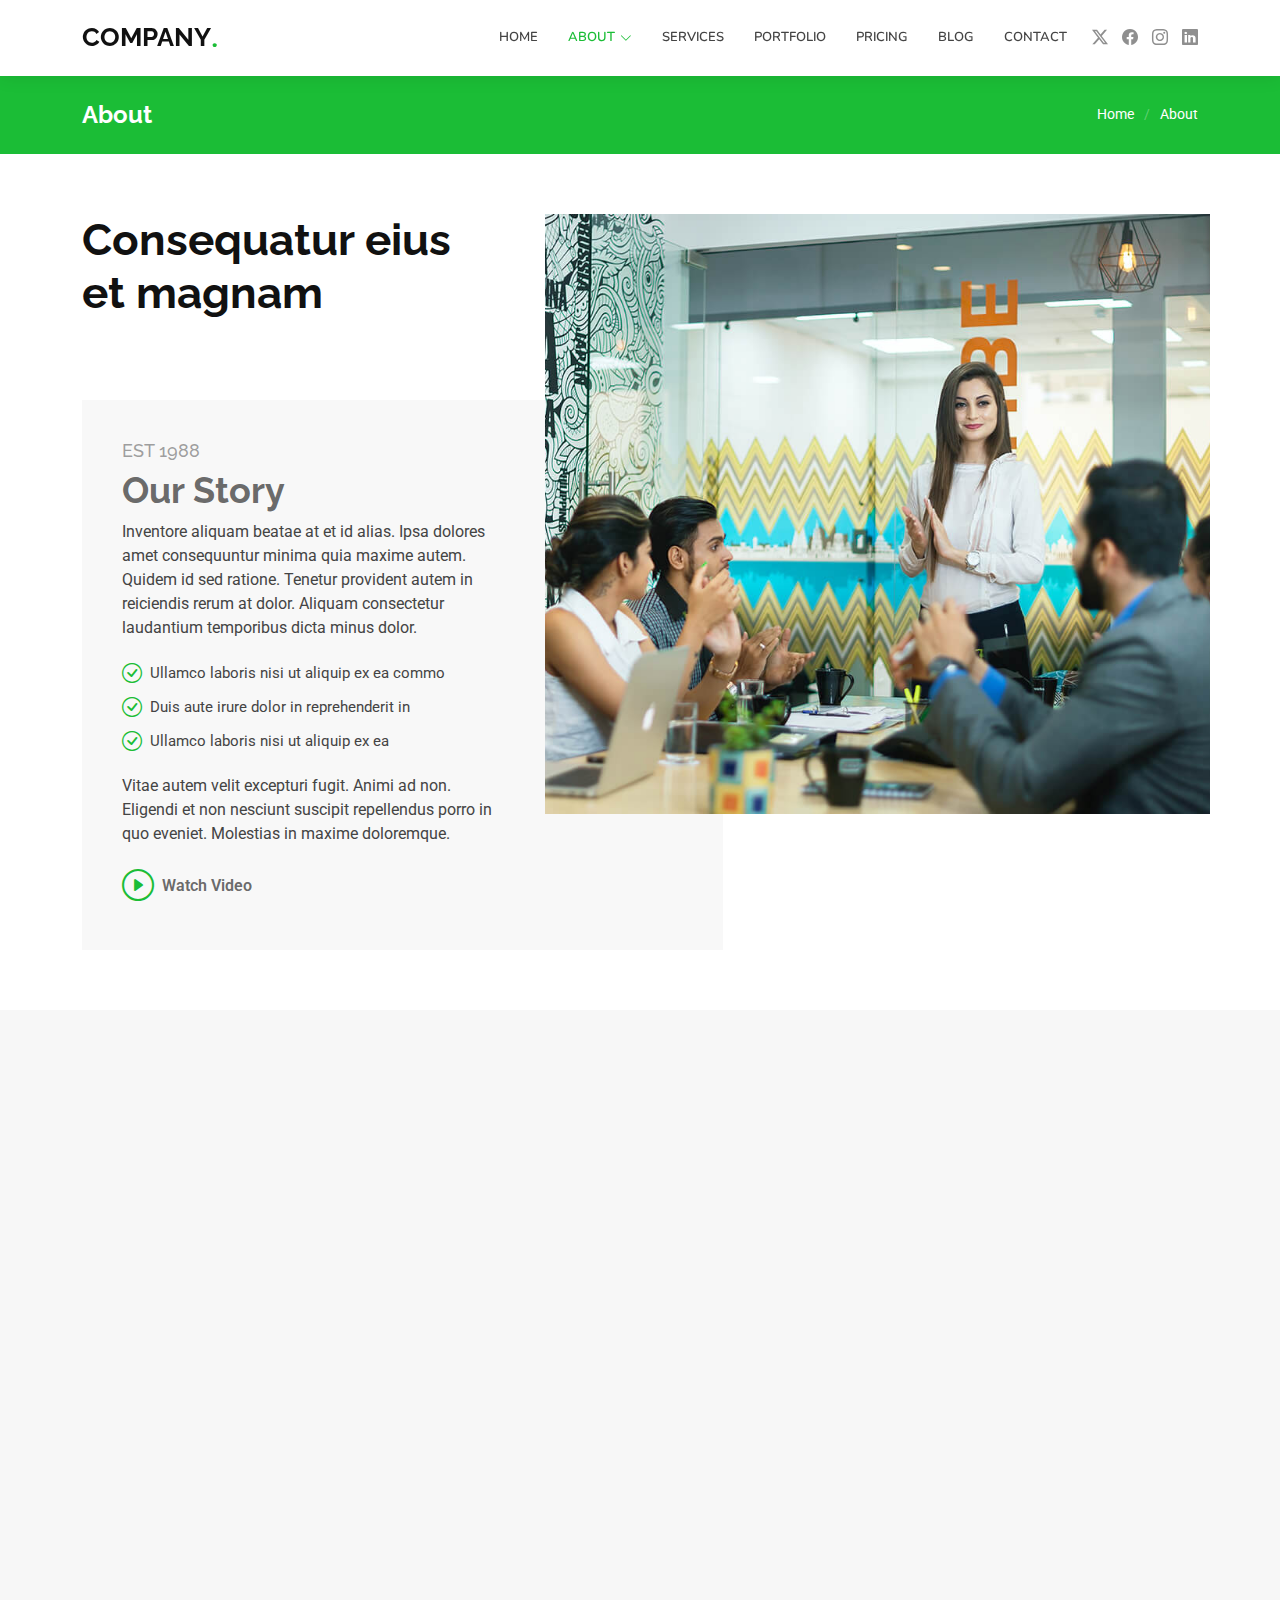
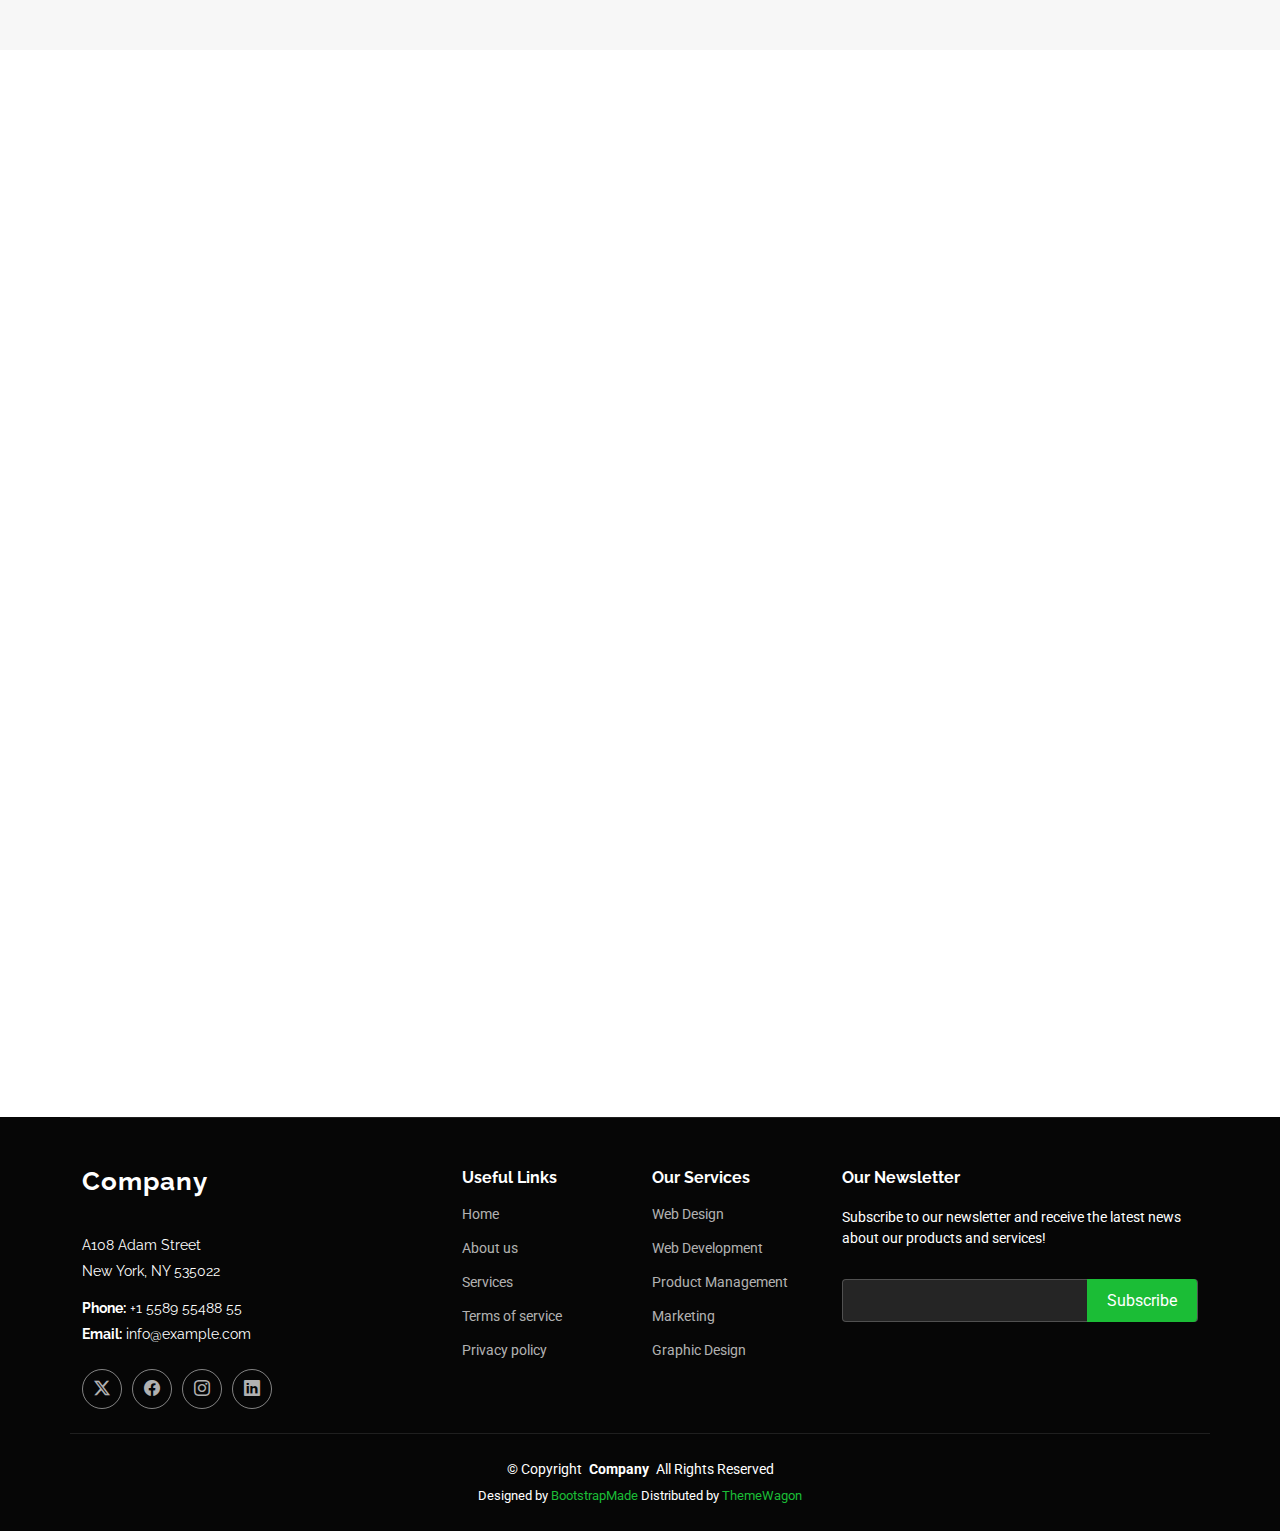
<file: App.Web/wwwroot/Company-1.0.0/about.html>
<!DOCTYPE html>
<html lang="en">

<head>
  <meta charset="utf-8">
  <meta content="width=device-width, initial-scale=1.0" name="viewport">
  <title>About - Company Bootstrap Template</title>
  <meta name="description" content="">
  <meta name="keywords" content="">

  <!-- Favicons -->
  <link href="assets/img/favicon.png" rel="icon">
  <link href="assets/img/apple-touch-icon.png" rel="apple-touch-icon">

  <!-- Fonts -->
  <link href="https://fonts.googleapis.com" rel="preconnect">
  <link href="https://fonts.gstatic.com" rel="preconnect" crossorigin>
  <link href="https://fonts.googleapis.com/css2?family=Roboto:ital,wght@0,100;0,300;0,400;0,500;0,700;0,900;1,100;1,300;1,400;1,500;1,700;1,900&family=Raleway:ital,wght@0,100;0,200;0,300;0,400;0,500;0,600;0,700;0,800;0,900;1,100;1,200;1,300;1,400;1,500;1,600;1,700;1,800;1,900&family=Nunito:ital,wght@0,200;0,300;0,400;0,500;0,600;0,700;0,800;0,900;1,200;1,300;1,400;1,500;1,600;1,700;1,800;1,900&display=swap" rel="stylesheet">

  <!-- Vendor CSS Files -->
  <link href="assets/vendor/bootstrap/css/bootstrap.min.css" rel="stylesheet">
  <link href="assets/vendor/bootstrap-icons/bootstrap-icons.css" rel="stylesheet">
  <link href="assets/vendor/aos/aos.css" rel="stylesheet">
  <link href="assets/vendor/glightbox/css/glightbox.min.css" rel="stylesheet">
  <link href="assets/vendor/swiper/swiper-bundle.min.css" rel="stylesheet">

  <!-- Main CSS File -->
  <link href="assets/css/main.css" rel="stylesheet">

  <!-- =======================================================
  * Template Name: Company
  * Template URL: https://bootstrapmade.com/company-free-html-bootstrap-template/
  * Updated: Aug 07 2024 with Bootstrap v5.3.3
  * Author: BootstrapMade.com
  * License: https://bootstrapmade.com/license/
  ======================================================== -->
</head>

<body class="about-page">

  <header id="header" class="header d-flex align-items-center sticky-top">
    <div class="container position-relative d-flex align-items-center">

      <a href="index.html" class="logo d-flex align-items-center me-auto">
        <!-- Uncomment the line below if you also wish to use an image logo -->
        <!-- <img src="assets/img/logo.png" alt=""> -->
        <h1 class="sitename">Company</h1><span>.</span>
      </a>

      <nav id="navmenu" class="navmenu">
        <ul>
          <li><a href="#hero">Home</a></li>
          <li class="dropdown"><a href="about.html" class="active"><span>About</span> <i class="bi bi-chevron-down toggle-dropdown"></i></a>
            <ul>
              <li><a href="team.html">Team</a></li>
              <li><a href="testimonials.html">Testimonials</a></li>
              <li class="dropdown"><a href="#"><span>Deep Dropdown</span> <i class="bi bi-chevron-down toggle-dropdown"></i></a>
                <ul>
                  <li><a href="#">Deep Dropdown 1</a></li>
                  <li><a href="#">Deep Dropdown 2</a></li>
                  <li><a href="#">Deep Dropdown 3</a></li>
                  <li><a href="#">Deep Dropdown 4</a></li>
                  <li><a href="#">Deep Dropdown 5</a></li>
                </ul>
              </li>
            </ul>
          </li>
          <li><a href="services.html">Services</a></li>
          <li><a href="portfolio.html">Portfolio</a></li>
          <li><a href="pricing.html">Pricing</a></li>
          <li><a href="blog.html">Blog</a></li>
          <li><a href="contact.html">Contact</a></li>
        </ul>
        <i class="mobile-nav-toggle d-xl-none bi bi-list"></i>
      </nav>

      <div class="header-social-links">
        <a href="#" class="twitter"><i class="bi bi-twitter-x"></i></a>
        <a href="#" class="facebook"><i class="bi bi-facebook"></i></a>
        <a href="#" class="instagram"><i class="bi bi-instagram"></i></a>
        <a href="#" class="linkedin"><i class="bi bi-linkedin"></i></a>
      </div>

    </div>
  </header>

  <main class="main">

    <!-- Page Title -->
    <div class="page-title accent-background">
      <div class="container d-lg-flex justify-content-between align-items-center">
        <h1 class="mb-2 mb-lg-0">About</h1>
        <nav class="breadcrumbs">
          <ol>
            <li><a href="index.html">Home</a></li>
            <li class="current">About</li>
          </ol>
        </nav>
      </div>
    </div><!-- End Page Title -->

    <!-- About Section -->
    <section id="about" class="about section">

      <div class="container">

        <div class="row position-relative">

          <div class="col-lg-7 about-img" data-aos="zoom-out" data-aos-delay="200"><img src="assets/img/about.jpg"></div>

          <div class="col-lg-7" data-aos="fade-up" data-aos-delay="100">
            <h2 class="inner-title">Consequatur eius et magnam</h2>
            <div class="our-story">
              <h4>Est 1988</h4>
              <h3>Our Story</h3>
              <p>Inventore aliquam beatae at et id alias. Ipsa dolores amet consequuntur minima quia maxime autem. Quidem id sed ratione. Tenetur provident autem in reiciendis rerum at dolor. Aliquam consectetur laudantium temporibus dicta minus dolor.</p>
              <ul>
                <li><i class="bi bi-check-circle"></i> <span>Ullamco laboris nisi ut aliquip ex ea commo</span></li>
                <li><i class="bi bi-check-circle"></i> <span>Duis aute irure dolor in reprehenderit in</span></li>
                <li><i class="bi bi-check-circle"></i> <span>Ullamco laboris nisi ut aliquip ex ea</span></li>
              </ul>
              <p>Vitae autem velit excepturi fugit. Animi ad non. Eligendi et non nesciunt suscipit repellendus porro in quo eveniet. Molestias in maxime doloremque.</p>

              <div class="watch-video d-flex align-items-center position-relative">
                <i class="bi bi-play-circle"></i>
                <a href="https://www.youtube.com/watch?v=Y7f98aduVJ8" class="glightbox stretched-link">Watch Video</a>
              </div>
            </div>
          </div>

        </div>

      </div>

    </section><!-- /About Section -->

    <!-- Team Section -->
    <section id="team" class="team section light-background">

      <!-- Section Title -->
      <div class="container section-title" data-aos="fade-up">
        <h2>Our Team</h2>
        <p>Necessitatibus eius consequatur ex aliquid fuga eum quidem sint consectetur velit</p>
      </div><!-- End Section Title -->

      <div class="container">

        <div class="row gy-4">

          <div class="col-lg-3 col-md-6 d-flex align-items-stretch" data-aos="fade-up" data-aos-delay="100">
            <div class="team-member">
              <div class="member-img">
                <img src="assets/img/team/team-1.jpg" class="img-fluid" alt="">
                <div class="social">
                  <a href=""><i class="bi bi-twitter-x"></i></a>
                  <a href=""><i class="bi bi-facebook"></i></a>
                  <a href=""><i class="bi bi-instagram"></i></a>
                  <a href=""><i class="bi bi-linkedin"></i></a>
                </div>
              </div>
              <div class="member-info">
                <h4>Walter White</h4>
                <span>Chief Executive Officer</span>
              </div>
            </div>
          </div><!-- End Team Member -->

          <div class="col-lg-3 col-md-6 d-flex align-items-stretch" data-aos="fade-up" data-aos-delay="200">
            <div class="team-member">
              <div class="member-img">
                <img src="assets/img/team/team-2.jpg" class="img-fluid" alt="">
                <div class="social">
                  <a href=""><i class="bi bi-twitter-x"></i></a>
                  <a href=""><i class="bi bi-facebook"></i></a>
                  <a href=""><i class="bi bi-instagram"></i></a>
                  <a href=""><i class="bi bi-linkedin"></i></a>
                </div>
              </div>
              <div class="member-info">
                <h4>Sarah Jhonson</h4>
                <span>Product Manager</span>
              </div>
            </div>
          </div><!-- End Team Member -->

          <div class="col-lg-3 col-md-6 d-flex align-items-stretch" data-aos="fade-up" data-aos-delay="300">
            <div class="team-member">
              <div class="member-img">
                <img src="assets/img/team/team-3.jpg" class="img-fluid" alt="">
                <div class="social">
                  <a href=""><i class="bi bi-twitter-x"></i></a>
                  <a href=""><i class="bi bi-facebook"></i></a>
                  <a href=""><i class="bi bi-instagram"></i></a>
                  <a href=""><i class="bi bi-linkedin"></i></a>
                </div>
              </div>
              <div class="member-info">
                <h4>William Anderson</h4>
                <span>CTO</span>
              </div>
            </div>
          </div><!-- End Team Member -->

          <div class="col-lg-3 col-md-6 d-flex align-items-stretch" data-aos="fade-up" data-aos-delay="400">
            <div class="team-member">
              <div class="member-img">
                <img src="assets/img/team/team-4.jpg" class="img-fluid" alt="">
                <div class="social">
                  <a href=""><i class="bi bi-twitter-x"></i></a>
                  <a href=""><i class="bi bi-facebook"></i></a>
                  <a href=""><i class="bi bi-instagram"></i></a>
                  <a href=""><i class="bi bi-linkedin"></i></a>
                </div>
              </div>
              <div class="member-info">
                <h4>Amanda Jepson</h4>
                <span>Accountant</span>
              </div>
            </div>
          </div><!-- End Team Member -->

        </div>

      </div>

    </section><!-- /Team Section -->

    <!-- Skills Section -->
    <section id="skills" class="skills section">

      <!-- Section Title -->
      <div class="container section-title" data-aos="fade-up">
        <h2>Our Skills</h2>
        <p>Necessitatibus eius consequatur ex aliquid fuga eum quidem sint consectetur velit</p>
      </div><!-- End Section Title -->

      <div class="container" data-aos="fade-up" data-aos-delay="100">

        <div class="row skills-content skills-animation">

          <div class="col-lg-6">

            <div class="progress">
              <span class="skill"><span>HTML</span> <i class="val">100%</i></span>
              <div class="progress-bar-wrap">
                <div class="progress-bar" role="progressbar" aria-valuenow="100" aria-valuemin="0" aria-valuemax="100"></div>
              </div>
            </div><!-- End Skills Item -->

            <div class="progress">
              <span class="skill"><span>CSS</span> <i class="val">90%</i></span>
              <div class="progress-bar-wrap">
                <div class="progress-bar" role="progressbar" aria-valuenow="90" aria-valuemin="0" aria-valuemax="100"></div>
              </div>
            </div><!-- End Skills Item -->

            <div class="progress">
              <span class="skill"><span>JavaScript</span> <i class="val">75%</i></span>
              <div class="progress-bar-wrap">
                <div class="progress-bar" role="progressbar" aria-valuenow="75" aria-valuemin="0" aria-valuemax="100"></div>
              </div>
            </div><!-- End Skills Item -->

          </div>

          <div class="col-lg-6">

            <div class="progress">
              <span class="skill"><span>PHP</span> <i class="val">80%</i></span>
              <div class="progress-bar-wrap">
                <div class="progress-bar" role="progressbar" aria-valuenow="80" aria-valuemin="0" aria-valuemax="100"></div>
              </div>
            </div><!-- End Skills Item -->

            <div class="progress">
              <span class="skill"><span>WordPress/CMS</span> <i class="val">90%</i></span>
              <div class="progress-bar-wrap">
                <div class="progress-bar" role="progressbar" aria-valuenow="90" aria-valuemin="0" aria-valuemax="100"></div>
              </div>
            </div><!-- End Skills Item -->

            <div class="progress">
              <span class="skill"><span>Photoshop</span> <i class="val">55%</i></span>
              <div class="progress-bar-wrap">
                <div class="progress-bar" role="progressbar" aria-valuenow="55" aria-valuemin="0" aria-valuemax="100"></div>
              </div>
            </div><!-- End Skills Item -->

          </div>

        </div>

      </div>

    </section><!-- /Skills Section -->

    <!-- Clients Section -->
    <section id="clients" class="clients section">

      <!-- Section Title -->
      <div class="container section-title" data-aos="fade-up">
        <h2>Clients</h2>
        <p>Necessitatibus eius consequatur ex aliquid fuga eum quidem sint consectetur velit</p>
      </div><!-- End Section Title -->

      <div class="container" data-aos="fade-up" data-aos-delay="100">

        <div class="row g-0 clients-wrap">

          <div class="col-xl-3 col-md-4 client-logo">
            <img src="assets/img/clients/client-1.png" class="img-fluid" alt="">
          </div><!-- End Client Item -->

          <div class="col-xl-3 col-md-4 client-logo">
            <img src="assets/img/clients/client-2.png" class="img-fluid" alt="">
          </div><!-- End Client Item -->

          <div class="col-xl-3 col-md-4 client-logo">
            <img src="assets/img/clients/client-3.png" class="img-fluid" alt="">
          </div><!-- End Client Item -->

          <div class="col-xl-3 col-md-4 client-logo">
            <img src="assets/img/clients/client-4.png" class="img-fluid" alt="">
          </div><!-- End Client Item -->

          <div class="col-xl-3 col-md-4 client-logo">
            <img src="assets/img/clients/client-5.png" class="img-fluid" alt="">
          </div><!-- End Client Item -->

          <div class="col-xl-3 col-md-4 client-logo">
            <img src="assets/img/clients/client-6.png" class="img-fluid" alt="">
          </div><!-- End Client Item -->

          <div class="col-xl-3 col-md-4 client-logo">
            <img src="assets/img/clients/client-7.png" class="img-fluid" alt="">
          </div><!-- End Client Item -->

          <div class="col-xl-3 col-md-4 client-logo">
            <img src="assets/img/clients/client-8.png" class="img-fluid" alt="">
          </div><!-- End Client Item -->

        </div>

      </div>

    </section><!-- /Clients Section -->

  </main>

  <footer id="footer" class="footer dark-background">

    <div class="container footer-top">
      <div class="row gy-4">
        <div class="col-lg-4 col-md-6 footer-about">
          <a href="index.html" class="logo d-flex align-items-center">
            <span class="sitename">Company</span>
          </a>
          <div class="footer-contact pt-3">
            <p>A108 Adam Street</p>
            <p>New York, NY 535022</p>
            <p class="mt-3"><strong>Phone:</strong> <span>+1 5589 55488 55</span></p>
            <p><strong>Email:</strong> <span>info@example.com</span></p>
          </div>
          <div class="social-links d-flex mt-4">
            <a href=""><i class="bi bi-twitter-x"></i></a>
            <a href=""><i class="bi bi-facebook"></i></a>
            <a href=""><i class="bi bi-instagram"></i></a>
            <a href=""><i class="bi bi-linkedin"></i></a>
          </div>
        </div>

        <div class="col-lg-2 col-md-3 footer-links">
          <h4>Useful Links</h4>
          <ul>
            <li><a href="#">Home</a></li>
            <li><a href="#">About us</a></li>
            <li><a href="#">Services</a></li>
            <li><a href="#">Terms of service</a></li>
            <li><a href="#">Privacy policy</a></li>
          </ul>
        </div>

        <div class="col-lg-2 col-md-3 footer-links">
          <h4>Our Services</h4>
          <ul>
            <li><a href="#">Web Design</a></li>
            <li><a href="#">Web Development</a></li>
            <li><a href="#">Product Management</a></li>
            <li><a href="#">Marketing</a></li>
            <li><a href="#">Graphic Design</a></li>
          </ul>
        </div>

        <div class="col-lg-4 col-md-12 footer-newsletter">
          <h4>Our Newsletter</h4>
          <p>Subscribe to our newsletter and receive the latest news about our products and services!</p>
          <form action="forms/newsletter.php" method="post" class="php-email-form">
            <div class="newsletter-form"><input type="email" name="email"><input type="submit" value="Subscribe"></div>
            <div class="loading">Loading</div>
            <div class="error-message"></div>
            <div class="sent-message">Your subscription request has been sent. Thank you!</div>
          </form>
        </div>

      </div>
    </div>

    <div class="container copyright text-center mt-4">
      <p>© <span>Copyright</span> <strong class="px-1 sitename">Company</strong> <span>All Rights Reserved</span></p>
      <div class="credits">
        <!-- All the links in the footer should remain intact. -->
        <!-- You can delete the links only if you've purchased the pro version. -->
        <!-- Licensing information: https://bootstrapmade.com/license/ -->
        <!-- Purchase the pro version with working PHP/AJAX contact form: [buy-url] -->
        Designed by <a href="https://bootstrapmade.com/">BootstrapMade</a> Distributed by <a href=“https://themewagon.com>ThemeWagon
      </div>
    </div>

  </footer>

  <!-- Scroll Top -->
  <a href="#" id="scroll-top" class="scroll-top d-flex align-items-center justify-content-center"><i class="bi bi-arrow-up-short"></i></a>

  <!-- Preloader -->
  <div id="preloader"></div>

  <!-- Vendor JS Files -->
  <script src="assets/vendor/bootstrap/js/bootstrap.bundle.min.js"></script>
  <script src="assets/vendor/php-email-form/validate.js"></script>
  <script src="assets/vendor/aos/aos.js"></script>
  <script src="assets/vendor/glightbox/js/glightbox.min.js"></script>
  <script src="assets/vendor/imagesloaded/imagesloaded.pkgd.min.js"></script>
  <script src="assets/vendor/isotope-layout/isotope.pkgd.min.js"></script>
  <script src="assets/vendor/waypoints/noframework.waypoints.js"></script>
  <script src="assets/vendor/swiper/swiper-bundle.min.js"></script>

  <!-- Main JS File -->
  <script src="assets/js/main.js"></script>

</body>

</html>
</file>
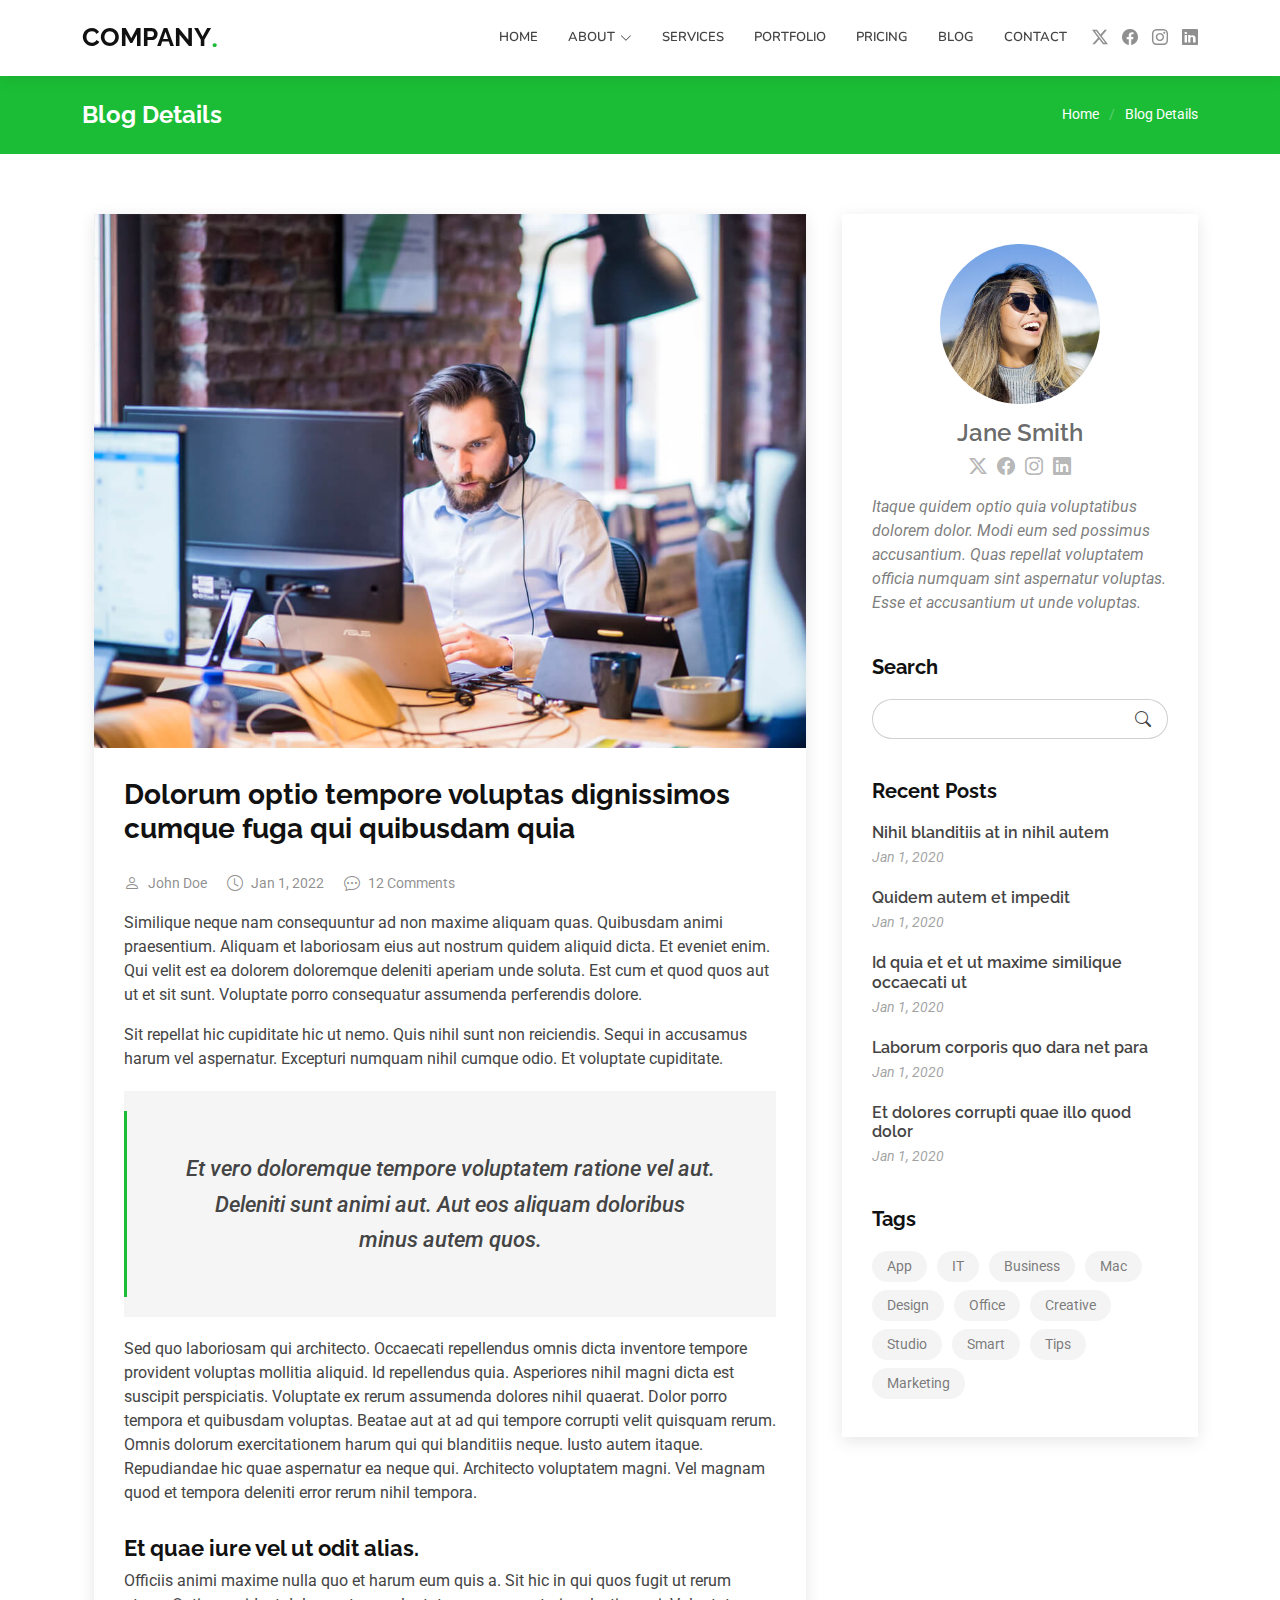
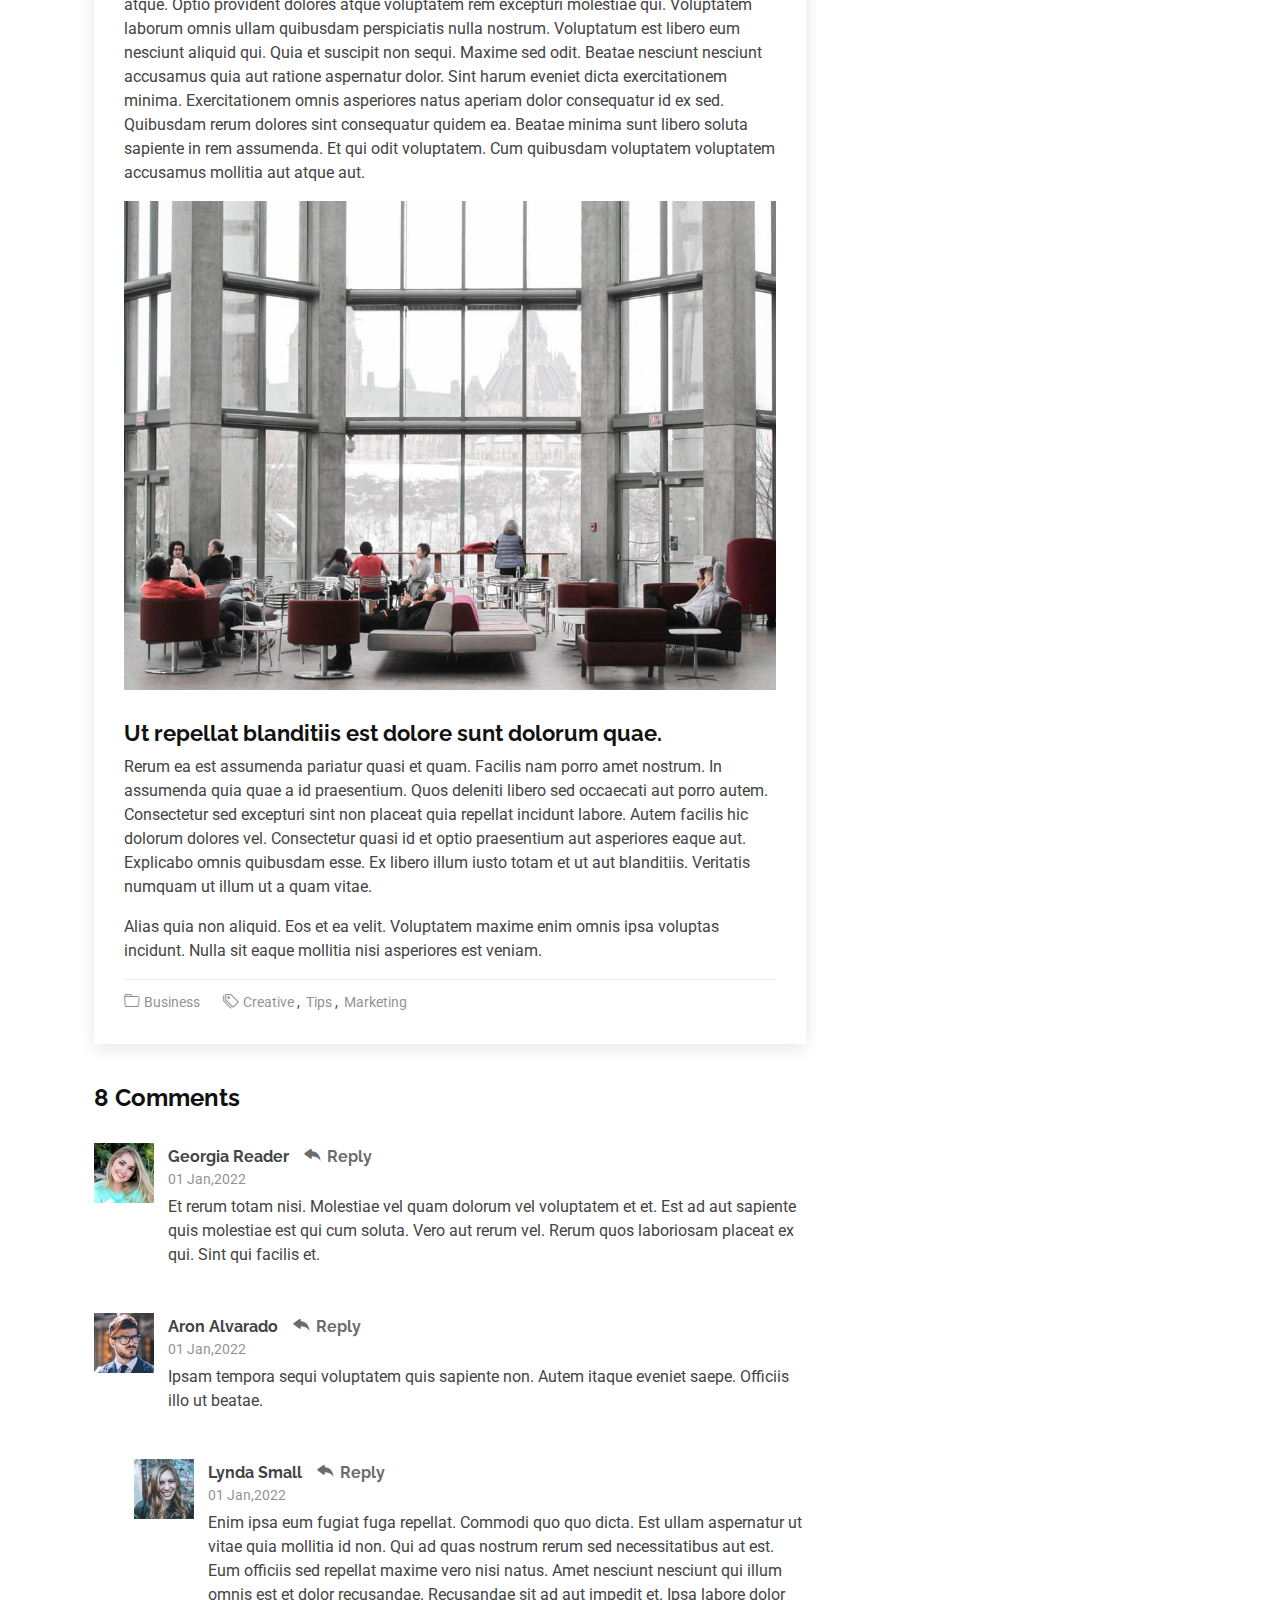
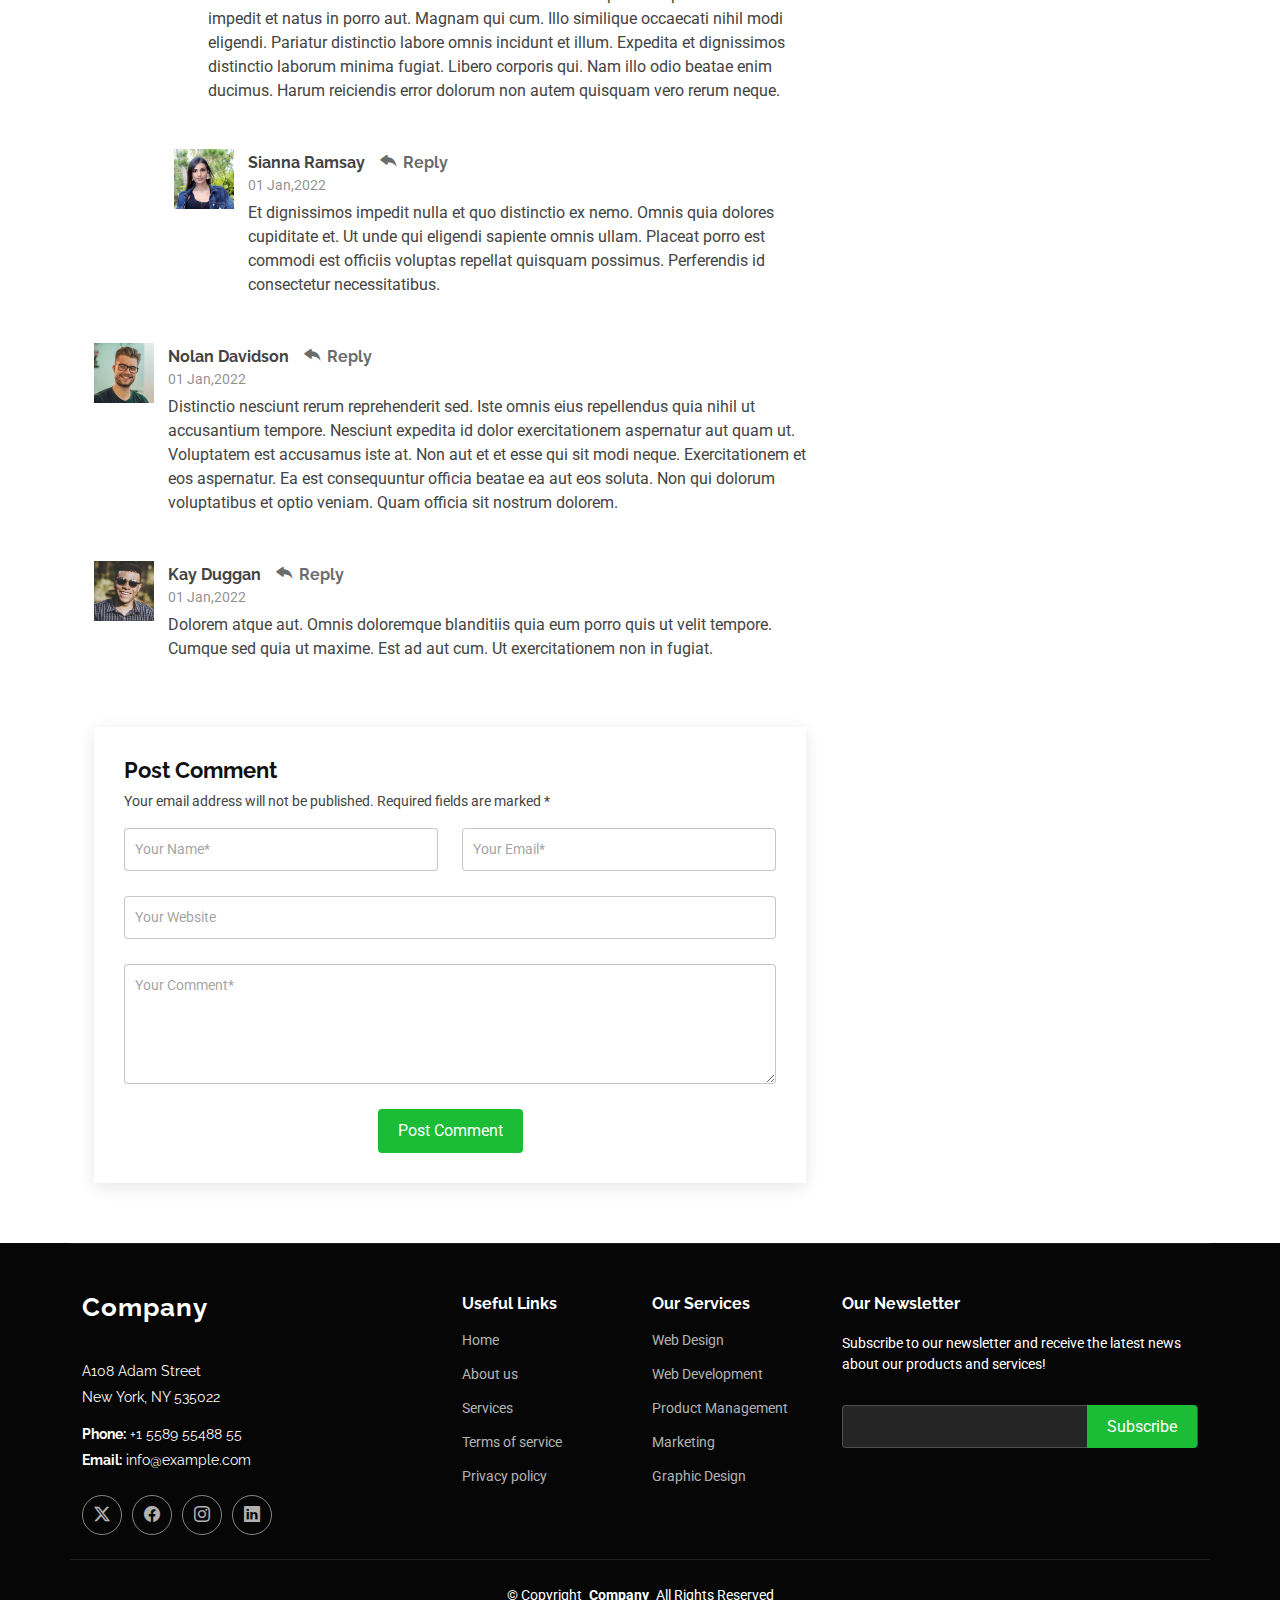
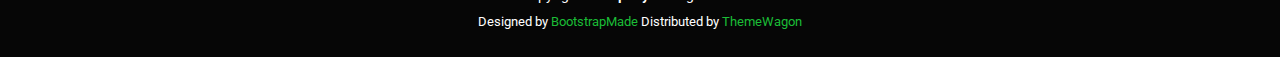
<file: App.Web/wwwroot/Company-1.0.0/blog-details.html>
<!DOCTYPE html>
<html lang="en">

<head>
  <meta charset="utf-8">
  <meta content="width=device-width, initial-scale=1.0" name="viewport">
  <title>Blog Details - Company Bootstrap Template</title>
  <meta name="description" content="">
  <meta name="keywords" content="">

  <!-- Favicons -->
  <link href="assets/img/favicon.png" rel="icon">
  <link href="assets/img/apple-touch-icon.png" rel="apple-touch-icon">

  <!-- Fonts -->
  <link href="https://fonts.googleapis.com" rel="preconnect">
  <link href="https://fonts.gstatic.com" rel="preconnect" crossorigin>
  <link href="https://fonts.googleapis.com/css2?family=Roboto:ital,wght@0,100;0,300;0,400;0,500;0,700;0,900;1,100;1,300;1,400;1,500;1,700;1,900&family=Raleway:ital,wght@0,100;0,200;0,300;0,400;0,500;0,600;0,700;0,800;0,900;1,100;1,200;1,300;1,400;1,500;1,600;1,700;1,800;1,900&family=Nunito:ital,wght@0,200;0,300;0,400;0,500;0,600;0,700;0,800;0,900;1,200;1,300;1,400;1,500;1,600;1,700;1,800;1,900&display=swap" rel="stylesheet">

  <!-- Vendor CSS Files -->
  <link href="assets/vendor/bootstrap/css/bootstrap.min.css" rel="stylesheet">
  <link href="assets/vendor/bootstrap-icons/bootstrap-icons.css" rel="stylesheet">
  <link href="assets/vendor/aos/aos.css" rel="stylesheet">
  <link href="assets/vendor/glightbox/css/glightbox.min.css" rel="stylesheet">
  <link href="assets/vendor/swiper/swiper-bundle.min.css" rel="stylesheet">

  <!-- Main CSS File -->
  <link href="assets/css/main.css" rel="stylesheet">

  <!-- =======================================================
  * Template Name: Company
  * Template URL: https://bootstrapmade.com/company-free-html-bootstrap-template/
  * Updated: Aug 07 2024 with Bootstrap v5.3.3
  * Author: BootstrapMade.com
  * License: https://bootstrapmade.com/license/
  ======================================================== -->
</head>

<body class="blog-details-page">

  <header id="header" class="header d-flex align-items-center sticky-top">
    <div class="container position-relative d-flex align-items-center">

      <a href="index.html" class="logo d-flex align-items-center me-auto">
        <!-- Uncomment the line below if you also wish to use an image logo -->
        <!-- <img src="assets/img/logo.png" alt=""> -->
        <h1 class="sitename">Company</h1><span>.</span>
      </a>

      <nav id="navmenu" class="navmenu">
        <ul>
          <li><a href="#hero">Home</a></li>
          <li class="dropdown"><a href="about.html"><span>About</span> <i class="bi bi-chevron-down toggle-dropdown"></i></a>
            <ul>
              <li><a href="team.html">Team</a></li>
              <li><a href="testimonials.html">Testimonials</a></li>
              <li class="dropdown"><a href="#"><span>Deep Dropdown</span> <i class="bi bi-chevron-down toggle-dropdown"></i></a>
                <ul>
                  <li><a href="#">Deep Dropdown 1</a></li>
                  <li><a href="#">Deep Dropdown 2</a></li>
                  <li><a href="#">Deep Dropdown 3</a></li>
                  <li><a href="#">Deep Dropdown 4</a></li>
                  <li><a href="#">Deep Dropdown 5</a></li>
                </ul>
              </li>
            </ul>
          </li>
          <li><a href="services.html">Services</a></li>
          <li><a href="portfolio.html">Portfolio</a></li>
          <li><a href="pricing.html">Pricing</a></li>
          <li><a href="blog.html">Blog</a></li>
          <li><a href="contact.html">Contact</a></li>
        </ul>
        <i class="mobile-nav-toggle d-xl-none bi bi-list"></i>
      </nav>

      <div class="header-social-links">
        <a href="#" class="twitter"><i class="bi bi-twitter-x"></i></a>
        <a href="#" class="facebook"><i class="bi bi-facebook"></i></a>
        <a href="#" class="instagram"><i class="bi bi-instagram"></i></a>
        <a href="#" class="linkedin"><i class="bi bi-linkedin"></i></a>
      </div>

    </div>
  </header>

  <main class="main">

    <!-- Page Title -->
    <div class="page-title accent-background">
      <div class="container d-lg-flex justify-content-between align-items-center">
        <h1 class="mb-2 mb-lg-0">Blog Details</h1>
        <nav class="breadcrumbs">
          <ol>
            <li><a href="index.html">Home</a></li>
            <li class="current">Blog Details</li>
          </ol>
        </nav>
      </div>
    </div><!-- End Page Title -->

    <div class="container">
      <div class="row">

        <div class="col-lg-8">

          <!-- Blog Details Section -->
          <section id="blog-details" class="blog-details section">
            <div class="container">

              <article class="article">

                <div class="post-img">
                  <img src="assets/img/blog/blog-1.jpg" alt="" class="img-fluid">
                </div>

                <h2 class="title">Dolorum optio tempore voluptas dignissimos cumque fuga qui quibusdam quia</h2>

                <div class="meta-top">
                  <ul>
                    <li class="d-flex align-items-center"><i class="bi bi-person"></i> <a href="blog-details.html">John Doe</a></li>
                    <li class="d-flex align-items-center"><i class="bi bi-clock"></i> <a href="blog-details.html"><time datetime="2020-01-01">Jan 1, 2022</time></a></li>
                    <li class="d-flex align-items-center"><i class="bi bi-chat-dots"></i> <a href="blog-details.html">12 Comments</a></li>
                  </ul>
                </div><!-- End meta top -->

                <div class="content">
                  <p>
                    Similique neque nam consequuntur ad non maxime aliquam quas. Quibusdam animi praesentium. Aliquam et laboriosam eius aut nostrum quidem aliquid dicta.
                    Et eveniet enim. Qui velit est ea dolorem doloremque deleniti aperiam unde soluta. Est cum et quod quos aut ut et sit sunt. Voluptate porro consequatur assumenda perferendis dolore.
                  </p>

                  <p>
                    Sit repellat hic cupiditate hic ut nemo. Quis nihil sunt non reiciendis. Sequi in accusamus harum vel aspernatur. Excepturi numquam nihil cumque odio. Et voluptate cupiditate.
                  </p>

                  <blockquote>
                    <p>
                      Et vero doloremque tempore voluptatem ratione vel aut. Deleniti sunt animi aut. Aut eos aliquam doloribus minus autem quos.
                    </p>
                  </blockquote>

                  <p>
                    Sed quo laboriosam qui architecto. Occaecati repellendus omnis dicta inventore tempore provident voluptas mollitia aliquid. Id repellendus quia. Asperiores nihil magni dicta est suscipit perspiciatis. Voluptate ex rerum assumenda dolores nihil quaerat.
                    Dolor porro tempora et quibusdam voluptas. Beatae aut at ad qui tempore corrupti velit quisquam rerum. Omnis dolorum exercitationem harum qui qui blanditiis neque.
                    Iusto autem itaque. Repudiandae hic quae aspernatur ea neque qui. Architecto voluptatem magni. Vel magnam quod et tempora deleniti error rerum nihil tempora.
                  </p>

                  <h3>Et quae iure vel ut odit alias.</h3>
                  <p>
                    Officiis animi maxime nulla quo et harum eum quis a. Sit hic in qui quos fugit ut rerum atque. Optio provident dolores atque voluptatem rem excepturi molestiae qui. Voluptatem laborum omnis ullam quibusdam perspiciatis nulla nostrum. Voluptatum est libero eum nesciunt aliquid qui.
                    Quia et suscipit non sequi. Maxime sed odit. Beatae nesciunt nesciunt accusamus quia aut ratione aspernatur dolor. Sint harum eveniet dicta exercitationem minima. Exercitationem omnis asperiores natus aperiam dolor consequatur id ex sed. Quibusdam rerum dolores sint consequatur quidem ea.
                    Beatae minima sunt libero soluta sapiente in rem assumenda. Et qui odit voluptatem. Cum quibusdam voluptatem voluptatem accusamus mollitia aut atque aut.
                  </p>
                  <img src="assets/img/blog/blog-inside-post.jpg" class="img-fluid" alt="">

                  <h3>Ut repellat blanditiis est dolore sunt dolorum quae.</h3>
                  <p>
                    Rerum ea est assumenda pariatur quasi et quam. Facilis nam porro amet nostrum. In assumenda quia quae a id praesentium. Quos deleniti libero sed occaecati aut porro autem. Consectetur sed excepturi sint non placeat quia repellat incidunt labore. Autem facilis hic dolorum dolores vel.
                    Consectetur quasi id et optio praesentium aut asperiores eaque aut. Explicabo omnis quibusdam esse. Ex libero illum iusto totam et ut aut blanditiis. Veritatis numquam ut illum ut a quam vitae.
                  </p>
                  <p>
                    Alias quia non aliquid. Eos et ea velit. Voluptatem maxime enim omnis ipsa voluptas incidunt. Nulla sit eaque mollitia nisi asperiores est veniam.
                  </p>

                </div><!-- End post content -->

                <div class="meta-bottom">
                  <i class="bi bi-folder"></i>
                  <ul class="cats">
                    <li><a href="#">Business</a></li>
                  </ul>

                  <i class="bi bi-tags"></i>
                  <ul class="tags">
                    <li><a href="#">Creative</a></li>
                    <li><a href="#">Tips</a></li>
                    <li><a href="#">Marketing</a></li>
                  </ul>
                </div><!-- End meta bottom -->

              </article>

            </div>
          </section><!-- /Blog Details Section -->

          <!-- Blog Comments Section -->
          <section id="blog-comments" class="blog-comments section">

            <div class="container">

              <h4 class="comments-count">8 Comments</h4>

              <div id="comment-1" class="comment">
                <div class="d-flex">
                  <div class="comment-img"><img src="assets/img/blog/comments-1.jpg" alt=""></div>
                  <div>
                    <h5><a href="">Georgia Reader</a> <a href="#" class="reply"><i class="bi bi-reply-fill"></i> Reply</a></h5>
                    <time datetime="2020-01-01">01 Jan,2022</time>
                    <p>
                      Et rerum totam nisi. Molestiae vel quam dolorum vel voluptatem et et. Est ad aut sapiente quis molestiae est qui cum soluta.
                      Vero aut rerum vel. Rerum quos laboriosam placeat ex qui. Sint qui facilis et.
                    </p>
                  </div>
                </div>
              </div><!-- End comment #1 -->

              <div id="comment-2" class="comment">
                <div class="d-flex">
                  <div class="comment-img"><img src="assets/img/blog/comments-2.jpg" alt=""></div>
                  <div>
                    <h5><a href="">Aron Alvarado</a> <a href="#" class="reply"><i class="bi bi-reply-fill"></i> Reply</a></h5>
                    <time datetime="2020-01-01">01 Jan,2022</time>
                    <p>
                      Ipsam tempora sequi voluptatem quis sapiente non. Autem itaque eveniet saepe. Officiis illo ut beatae.
                    </p>
                  </div>
                </div>

                <div id="comment-reply-1" class="comment comment-reply">
                  <div class="d-flex">
                    <div class="comment-img"><img src="assets/img/blog/comments-3.jpg" alt=""></div>
                    <div>
                      <h5><a href="">Lynda Small</a> <a href="#" class="reply"><i class="bi bi-reply-fill"></i> Reply</a></h5>
                      <time datetime="2020-01-01">01 Jan,2022</time>
                      <p>
                        Enim ipsa eum fugiat fuga repellat. Commodi quo quo dicta. Est ullam aspernatur ut vitae quia mollitia id non. Qui ad quas nostrum rerum sed necessitatibus aut est. Eum officiis sed repellat maxime vero nisi natus. Amet nesciunt nesciunt qui illum omnis est et dolor recusandae.

                        Recusandae sit ad aut impedit et. Ipsa labore dolor impedit et natus in porro aut. Magnam qui cum. Illo similique occaecati nihil modi eligendi. Pariatur distinctio labore omnis incidunt et illum. Expedita et dignissimos distinctio laborum minima fugiat.

                        Libero corporis qui. Nam illo odio beatae enim ducimus. Harum reiciendis error dolorum non autem quisquam vero rerum neque.
                      </p>
                    </div>
                  </div>

                  <div id="comment-reply-2" class="comment comment-reply">
                    <div class="d-flex">
                      <div class="comment-img"><img src="assets/img/blog/comments-4.jpg" alt=""></div>
                      <div>
                        <h5><a href="">Sianna Ramsay</a> <a href="#" class="reply"><i class="bi bi-reply-fill"></i> Reply</a></h5>
                        <time datetime="2020-01-01">01 Jan,2022</time>
                        <p>
                          Et dignissimos impedit nulla et quo distinctio ex nemo. Omnis quia dolores cupiditate et. Ut unde qui eligendi sapiente omnis ullam. Placeat porro est commodi est officiis voluptas repellat quisquam possimus. Perferendis id consectetur necessitatibus.
                        </p>
                      </div>
                    </div>

                  </div><!-- End comment reply #2-->

                </div><!-- End comment reply #1-->

              </div><!-- End comment #2-->

              <div id="comment-3" class="comment">
                <div class="d-flex">
                  <div class="comment-img"><img src="assets/img/blog/comments-5.jpg" alt=""></div>
                  <div>
                    <h5><a href="">Nolan Davidson</a> <a href="#" class="reply"><i class="bi bi-reply-fill"></i> Reply</a></h5>
                    <time datetime="2020-01-01">01 Jan,2022</time>
                    <p>
                      Distinctio nesciunt rerum reprehenderit sed. Iste omnis eius repellendus quia nihil ut accusantium tempore. Nesciunt expedita id dolor exercitationem aspernatur aut quam ut. Voluptatem est accusamus iste at.
                      Non aut et et esse qui sit modi neque. Exercitationem et eos aspernatur. Ea est consequuntur officia beatae ea aut eos soluta. Non qui dolorum voluptatibus et optio veniam. Quam officia sit nostrum dolorem.
                    </p>
                  </div>
                </div>

              </div><!-- End comment #3 -->

              <div id="comment-4" class="comment">
                <div class="d-flex">
                  <div class="comment-img"><img src="assets/img/blog/comments-6.jpg" alt=""></div>
                  <div>
                    <h5><a href="">Kay Duggan</a> <a href="#" class="reply"><i class="bi bi-reply-fill"></i> Reply</a></h5>
                    <time datetime="2020-01-01">01 Jan,2022</time>
                    <p>
                      Dolorem atque aut. Omnis doloremque blanditiis quia eum porro quis ut velit tempore. Cumque sed quia ut maxime. Est ad aut cum. Ut exercitationem non in fugiat.
                    </p>
                  </div>
                </div>

              </div><!-- End comment #4 -->

            </div>

          </section><!-- /Blog Comments Section -->

          <!-- Comment Form Section -->
          <section id="comment-form" class="comment-form section">
            <div class="container">

              <form action="">

                <h4>Post Comment</h4>
                <p>Your email address will not be published. Required fields are marked * </p>
                <div class="row">
                  <div class="col-md-6 form-group">
                    <input name="name" type="text" class="form-control" placeholder="Your Name*">
                  </div>
                  <div class="col-md-6 form-group">
                    <input name="email" type="text" class="form-control" placeholder="Your Email*">
                  </div>
                </div>
                <div class="row">
                  <div class="col form-group">
                    <input name="website" type="text" class="form-control" placeholder="Your Website">
                  </div>
                </div>
                <div class="row">
                  <div class="col form-group">
                    <textarea name="comment" class="form-control" placeholder="Your Comment*"></textarea>
                  </div>
                </div>

                <div class="text-center">
                  <button type="submit" class="btn btn-primary">Post Comment</button>
                </div>

              </form>

            </div>
          </section><!-- /Comment Form Section -->

        </div>

        <div class="col-lg-4 sidebar">

          <div class="widgets-container">

            <!-- Blog Author Widget -->
            <div class="blog-author-widget widget-item">

              <div class="d-flex flex-column align-items-center">
                <img src="assets/img/blog/blog-author.jpg" class="rounded-circle flex-shrink-0" alt="">
                <h4>Jane Smith</h4>
                <div class="social-links">
                  <a href="https://x.com/#"><i class="bi bi-twitter-x"></i></a>
                  <a href="https://facebook.com/#"><i class="bi bi-facebook"></i></a>
                  <a href="https://instagram.com/#"><i class="biu bi-instagram"></i></a>
                  <a href="https://instagram.com/#"><i class="biu bi-linkedin"></i></a>
                </div>

                <p>
                  Itaque quidem optio quia voluptatibus dolorem dolor. Modi eum sed possimus accusantium. Quas repellat voluptatem officia numquam sint aspernatur voluptas. Esse et accusantium ut unde voluptas.
                </p>

              </div>
            </div><!--/Blog Author Widget -->

            <!-- Search Widget -->
            <div class="search-widget widget-item">

              <h3 class="widget-title">Search</h3>
              <form action="">
                <input type="text">
                <button type="submit" title="Search"><i class="bi bi-search"></i></button>
              </form>

            </div><!--/Search Widget -->

            <!-- Recent Posts Widget -->
            <div class="recent-posts-widget widget-item">

              <h3 class="widget-title">Recent Posts</h3>

              <div class="post-item">
                <h4><a href="blog-details.html">Nihil blanditiis at in nihil autem</a></h4>
                <time datetime="2020-01-01">Jan 1, 2020</time>
              </div><!-- End recent post item-->

              <div class="post-item">
                <h4><a href="blog-details.html">Quidem autem et impedit</a></h4>
                <time datetime="2020-01-01">Jan 1, 2020</time>
              </div><!-- End recent post item-->

              <div class="post-item">
                <h4><a href="blog-details.html">Id quia et et ut maxime similique occaecati ut</a></h4>
                <time datetime="2020-01-01">Jan 1, 2020</time>
              </div><!-- End recent post item-->

              <div class="post-item">
                <h4><a href="blog-details.html">Laborum corporis quo dara net para</a></h4>
                <time datetime="2020-01-01">Jan 1, 2020</time>
              </div><!-- End recent post item-->

              <div class="post-item">
                <h4><a href="blog-details.html">Et dolores corrupti quae illo quod dolor</a></h4>
                <time datetime="2020-01-01">Jan 1, 2020</time>
              </div><!-- End recent post item-->

            </div><!--/Recent Posts Widget -->

            <!-- Tags Widget -->
            <div class="tags-widget widget-item">

              <h3 class="widget-title">Tags</h3>
              <ul>
                <li><a href="#">App</a></li>
                <li><a href="#">IT</a></li>
                <li><a href="#">Business</a></li>
                <li><a href="#">Mac</a></li>
                <li><a href="#">Design</a></li>
                <li><a href="#">Office</a></li>
                <li><a href="#">Creative</a></li>
                <li><a href="#">Studio</a></li>
                <li><a href="#">Smart</a></li>
                <li><a href="#">Tips</a></li>
                <li><a href="#">Marketing</a></li>
              </ul>

            </div><!--/Tags Widget -->

          </div>

        </div>

      </div>
    </div>

  </main>

  <footer id="footer" class="footer dark-background">

    <div class="container footer-top">
      <div class="row gy-4">
        <div class="col-lg-4 col-md-6 footer-about">
          <a href="index.html" class="logo d-flex align-items-center">
            <span class="sitename">Company</span>
          </a>
          <div class="footer-contact pt-3">
            <p>A108 Adam Street</p>
            <p>New York, NY 535022</p>
            <p class="mt-3"><strong>Phone:</strong> <span>+1 5589 55488 55</span></p>
            <p><strong>Email:</strong> <span>info@example.com</span></p>
          </div>
          <div class="social-links d-flex mt-4">
            <a href=""><i class="bi bi-twitter-x"></i></a>
            <a href=""><i class="bi bi-facebook"></i></a>
            <a href=""><i class="bi bi-instagram"></i></a>
            <a href=""><i class="bi bi-linkedin"></i></a>
          </div>
        </div>

        <div class="col-lg-2 col-md-3 footer-links">
          <h4>Useful Links</h4>
          <ul>
            <li><a href="#">Home</a></li>
            <li><a href="#">About us</a></li>
            <li><a href="#">Services</a></li>
            <li><a href="#">Terms of service</a></li>
            <li><a href="#">Privacy policy</a></li>
          </ul>
        </div>

        <div class="col-lg-2 col-md-3 footer-links">
          <h4>Our Services</h4>
          <ul>
            <li><a href="#">Web Design</a></li>
            <li><a href="#">Web Development</a></li>
            <li><a href="#">Product Management</a></li>
            <li><a href="#">Marketing</a></li>
            <li><a href="#">Graphic Design</a></li>
          </ul>
        </div>

        <div class="col-lg-4 col-md-12 footer-newsletter">
          <h4>Our Newsletter</h4>
          <p>Subscribe to our newsletter and receive the latest news about our products and services!</p>
          <form action="forms/newsletter.php" method="post" class="php-email-form">
            <div class="newsletter-form"><input type="email" name="email"><input type="submit" value="Subscribe"></div>
            <div class="loading">Loading</div>
            <div class="error-message"></div>
            <div class="sent-message">Your subscription request has been sent. Thank you!</div>
          </form>
        </div>

      </div>
    </div>

    <div class="container copyright text-center mt-4">
      <p>© <span>Copyright</span> <strong class="px-1 sitename">Company</strong> <span>All Rights Reserved</span></p>
      <div class="credits">
        <!-- All the links in the footer should remain intact. -->
        <!-- You can delete the links only if you've purchased the pro version. -->
        <!-- Licensing information: https://bootstrapmade.com/license/ -->
        <!-- Purchase the pro version with working PHP/AJAX contact form: [buy-url] -->
        Designed by <a href="https://bootstrapmade.com/">BootstrapMade</a> Distributed by <a href=“https://themewagon.com>ThemeWagon</a>
      </div>
    </div>

  </footer>

  <!-- Scroll Top -->
  <a href="#" id="scroll-top" class="scroll-top d-flex align-items-center justify-content-center"><i class="bi bi-arrow-up-short"></i></a>

  <!-- Preloader -->
  <div id="preloader"></div>

  <!-- Vendor JS Files -->
  <script src="assets/vendor/bootstrap/js/bootstrap.bundle.min.js"></script>
  <script src="assets/vendor/php-email-form/validate.js"></script>
  <script src="assets/vendor/aos/aos.js"></script>
  <script src="assets/vendor/glightbox/js/glightbox.min.js"></script>
  <script src="assets/vendor/imagesloaded/imagesloaded.pkgd.min.js"></script>
  <script src="assets/vendor/isotope-layout/isotope.pkgd.min.js"></script>
  <script src="assets/vendor/waypoints/noframework.waypoints.js"></script>
  <script src="assets/vendor/swiper/swiper-bundle.min.js"></script>

  <!-- Main JS File -->
  <script src="assets/js/main.js"></script>

</body>

</html>
</file>
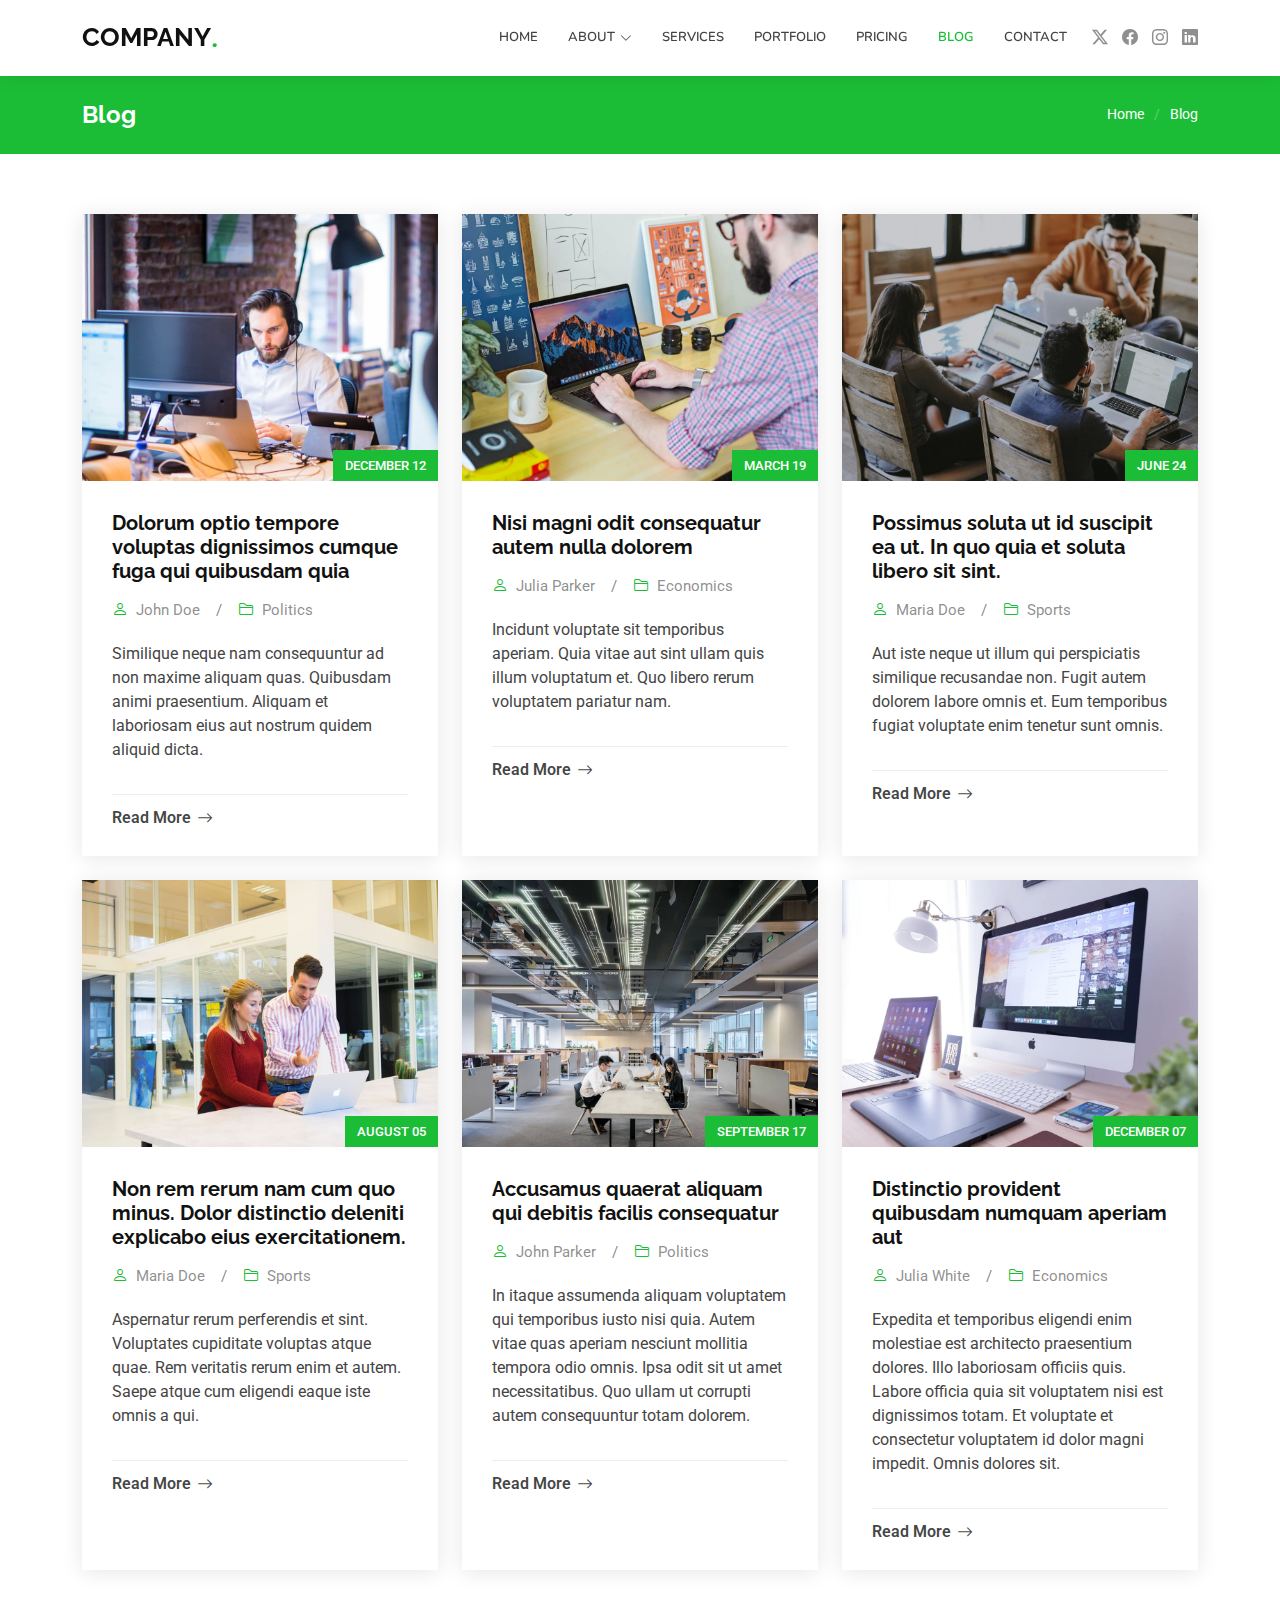
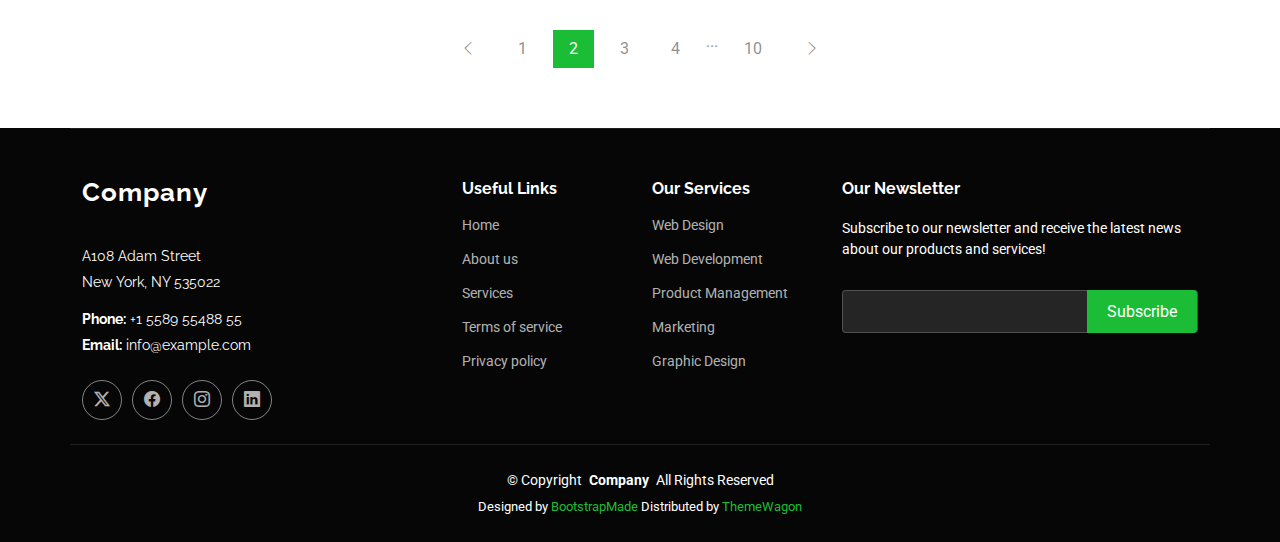
<file: App.Web/wwwroot/Company-1.0.0/blog.html>
<!DOCTYPE html>
<html lang="en">

<head>
  <meta charset="utf-8">
  <meta content="width=device-width, initial-scale=1.0" name="viewport">
  <title>Blog - Company Bootstrap Template</title>
  <meta name="description" content="">
  <meta name="keywords" content="">

  <!-- Favicons -->
  <link href="assets/img/favicon.png" rel="icon">
  <link href="assets/img/apple-touch-icon.png" rel="apple-touch-icon">

  <!-- Fonts -->
  <link href="https://fonts.googleapis.com" rel="preconnect">
  <link href="https://fonts.gstatic.com" rel="preconnect" crossorigin>
  <link href="https://fonts.googleapis.com/css2?family=Roboto:ital,wght@0,100;0,300;0,400;0,500;0,700;0,900;1,100;1,300;1,400;1,500;1,700;1,900&family=Raleway:ital,wght@0,100;0,200;0,300;0,400;0,500;0,600;0,700;0,800;0,900;1,100;1,200;1,300;1,400;1,500;1,600;1,700;1,800;1,900&family=Nunito:ital,wght@0,200;0,300;0,400;0,500;0,600;0,700;0,800;0,900;1,200;1,300;1,400;1,500;1,600;1,700;1,800;1,900&display=swap" rel="stylesheet">

  <!-- Vendor CSS Files -->
  <link href="assets/vendor/bootstrap/css/bootstrap.min.css" rel="stylesheet">
  <link href="assets/vendor/bootstrap-icons/bootstrap-icons.css" rel="stylesheet">
  <link href="assets/vendor/aos/aos.css" rel="stylesheet">
  <link href="assets/vendor/glightbox/css/glightbox.min.css" rel="stylesheet">
  <link href="assets/vendor/swiper/swiper-bundle.min.css" rel="stylesheet">

  <!-- Main CSS File -->
  <link href="assets/css/main.css" rel="stylesheet">

  <!-- =======================================================
  * Template Name: Company
  * Template URL: https://bootstrapmade.com/company-free-html-bootstrap-template/
  * Updated: Aug 07 2024 with Bootstrap v5.3.3
  * Author: BootstrapMade.com
  * License: https://bootstrapmade.com/license/
  ======================================================== -->
</head>

<body class="blog-page">

  <header id="header" class="header d-flex align-items-center sticky-top">
    <div class="container position-relative d-flex align-items-center">

      <a href="index.html" class="logo d-flex align-items-center me-auto">
        <!-- Uncomment the line below if you also wish to use an image logo -->
        <!-- <img src="assets/img/logo.png" alt=""> -->
        <h1 class="sitename">Company</h1><span>.</span>
      </a>

      <nav id="navmenu" class="navmenu">
        <ul>
          <li><a href="#hero">Home</a></li>
          <li class="dropdown"><a href="about.html"><span>About</span> <i class="bi bi-chevron-down toggle-dropdown"></i></a>
            <ul>
              <li><a href="team.html">Team</a></li>
              <li><a href="testimonials.html">Testimonials</a></li>
              <li class="dropdown"><a href="#"><span>Deep Dropdown</span> <i class="bi bi-chevron-down toggle-dropdown"></i></a>
                <ul>
                  <li><a href="#">Deep Dropdown 1</a></li>
                  <li><a href="#">Deep Dropdown 2</a></li>
                  <li><a href="#">Deep Dropdown 3</a></li>
                  <li><a href="#">Deep Dropdown 4</a></li>
                  <li><a href="#">Deep Dropdown 5</a></li>
                </ul>
              </li>
            </ul>
          </li>
          <li><a href="services.html">Services</a></li>
          <li><a href="portfolio.html">Portfolio</a></li>
          <li><a href="pricing.html">Pricing</a></li>
          <li><a href="blog.html" class="active">Blog</a></li>
          <li><a href="contact.html">Contact</a></li>
        </ul>
        <i class="mobile-nav-toggle d-xl-none bi bi-list"></i>
      </nav>

      <div class="header-social-links">
        <a href="#" class="twitter"><i class="bi bi-twitter-x"></i></a>
        <a href="#" class="facebook"><i class="bi bi-facebook"></i></a>
        <a href="#" class="instagram"><i class="bi bi-instagram"></i></a>
        <a href="#" class="linkedin"><i class="bi bi-linkedin"></i></a>
      </div>

    </div>
  </header>

  <main class="main">

    <!-- Page Title -->
    <div class="page-title accent-background">
      <div class="container d-lg-flex justify-content-between align-items-center">
        <h1 class="mb-2 mb-lg-0">Blog</h1>
        <nav class="breadcrumbs">
          <ol>
            <li><a href="index.html">Home</a></li>
            <li class="current">Blog</li>
          </ol>
        </nav>
      </div>
    </div><!-- End Page Title -->

    <!-- Blog Posts Section -->
    <section id="blog-posts" class="blog-posts section">

      <div class="container">
        <div class="row gy-4">

          <div class="col-lg-4">
            <article class="position-relative h-100">

              <div class="post-img position-relative overflow-hidden">
                <img src="assets/img/blog/blog-1.jpg" class="img-fluid" alt="">
                <span class="post-date">December 12</span>
              </div>

              <div class="post-content d-flex flex-column">

                <h3 class="post-title">Dolorum optio tempore voluptas dignissimos cumque fuga qui quibusdam quia</h3>

                <div class="meta d-flex align-items-center">
                  <div class="d-flex align-items-center">
                    <i class="bi bi-person"></i> <span class="ps-2">John Doe</span>
                  </div>
                  <span class="px-3 text-black-50">/</span>
                  <div class="d-flex align-items-center">
                    <i class="bi bi-folder2"></i> <span class="ps-2">Politics</span>
                  </div>
                </div>

                <p>
                  Similique neque nam consequuntur ad non maxime aliquam quas. Quibusdam animi praesentium. Aliquam et laboriosam eius aut nostrum quidem aliquid dicta.
                </p>

                <hr>

                <a href="blog-details.html" class="readmore stretched-link"><span>Read More</span><i class="bi bi-arrow-right"></i></a>

              </div>

            </article>
          </div><!-- End post list item -->

          <div class="col-lg-4">
            <article class="position-relative h-100">

              <div class="post-img position-relative overflow-hidden">
                <img src="assets/img/blog/blog-2.jpg" class="img-fluid" alt="">
                <span class="post-date">March 19</span>
              </div>

              <div class="post-content d-flex flex-column">

                <h3 class="post-title">Nisi magni odit consequatur autem nulla dolorem</h3>

                <div class="meta d-flex align-items-center">
                  <div class="d-flex align-items-center">
                    <i class="bi bi-person"></i> <span class="ps-2">Julia Parker</span>
                  </div>
                  <span class="px-3 text-black-50">/</span>
                  <div class="d-flex align-items-center">
                    <i class="bi bi-folder2"></i> <span class="ps-2">Economics</span>
                  </div>
                </div>

                <p>
                  Incidunt voluptate sit temporibus aperiam. Quia vitae aut sint ullam quis illum voluptatum et. Quo libero rerum voluptatem pariatur nam.
                </p>

                <hr>

                <a href="blog-details.html" class="readmore stretched-link"><span>Read More</span><i class="bi bi-arrow-right"></i></a>

              </div>

            </article>
          </div><!-- End post list item -->

          <div class="col-lg-4">
            <article class="position-relative h-100">

              <div class="post-img position-relative overflow-hidden">
                <img src="assets/img/blog/blog-3.jpg" class="img-fluid" alt="">
                <span class="post-date">June 24</span>
              </div>

              <div class="post-content d-flex flex-column">

                <h3 class="post-title">Possimus soluta ut id suscipit ea ut. In quo quia et soluta libero sit sint.</h3>

                <div class="meta d-flex align-items-center">
                  <div class="d-flex align-items-center">
                    <i class="bi bi-person"></i> <span class="ps-2">Maria Doe</span>
                  </div>
                  <span class="px-3 text-black-50">/</span>
                  <div class="d-flex align-items-center">
                    <i class="bi bi-folder2"></i> <span class="ps-2">Sports</span>
                  </div>
                </div>

                <p>
                  Aut iste neque ut illum qui perspiciatis similique recusandae non. Fugit autem dolorem labore omnis et. Eum temporibus fugiat voluptate enim tenetur sunt omnis.
                </p>

                <hr>

                <a href="blog-details.html" class="readmore stretched-link"><span>Read More</span><i class="bi bi-arrow-right"></i></a>

              </div>

            </article>
          </div><!-- End post list item -->

          <div class="col-lg-4">
            <article class="position-relative h-100">

              <div class="post-img position-relative overflow-hidden">
                <img src="assets/img/blog/blog-4.jpg" class="img-fluid" alt="">
                <span class="post-date">August 05</span>
              </div>

              <div class="post-content d-flex flex-column">

                <h3 class="post-title">Non rem rerum nam cum quo minus. Dolor distinctio deleniti explicabo eius exercitationem.</h3>

                <div class="meta d-flex align-items-center">
                  <div class="d-flex align-items-center">
                    <i class="bi bi-person"></i> <span class="ps-2">Maria Doe</span>
                  </div>
                  <span class="px-3 text-black-50">/</span>
                  <div class="d-flex align-items-center">
                    <i class="bi bi-folder2"></i> <span class="ps-2">Sports</span>
                  </div>
                </div>

                <p>
                  Aspernatur rerum perferendis et sint. Voluptates cupiditate voluptas atque quae. Rem veritatis rerum enim et autem. Saepe atque cum eligendi eaque iste omnis a qui.
                </p>

                <hr>

                <a href="blog-details.html" class="readmore stretched-link"><span>Read More</span><i class="bi bi-arrow-right"></i></a>

              </div>

            </article>
          </div><!-- End post list item -->

          <div class="col-lg-4">
            <article class="position-relative h-100">

              <div class="post-img position-relative overflow-hidden">
                <img src="assets/img/blog/blog-5.jpg" class="img-fluid" alt="">
                <span class="post-date">September 17</span>
              </div>

              <div class="post-content d-flex flex-column">

                <h3 class="post-title">Accusamus quaerat aliquam qui debitis facilis consequatur</h3>

                <div class="meta d-flex align-items-center">
                  <div class="d-flex align-items-center">
                    <i class="bi bi-person"></i> <span class="ps-2">John Parker</span>
                  </div>
                  <span class="px-3 text-black-50">/</span>
                  <div class="d-flex align-items-center">
                    <i class="bi bi-folder2"></i> <span class="ps-2">Politics</span>
                  </div>
                </div>

                <p>
                  In itaque assumenda aliquam voluptatem qui temporibus iusto nisi quia. Autem vitae quas aperiam nesciunt mollitia tempora odio omnis. Ipsa odit sit ut amet necessitatibus. Quo ullam ut corrupti autem consequuntur totam dolorem.
                </p>

                <hr>

                <a href="blog-details.html" class="readmore stretched-link"><span>Read More</span><i class="bi bi-arrow-right"></i></a>

              </div>

            </article>
          </div><!-- End post list item -->

          <div class="col-lg-4">
            <article class="position-relative h-100">

              <div class="post-img position-relative overflow-hidden">
                <img src="assets/img/blog/blog-6.jpg" class="img-fluid" alt="">
                <span class="post-date">December 07</span>
              </div>

              <div class="post-content d-flex flex-column">

                <h3 class="post-title">Distinctio provident quibusdam numquam aperiam aut</h3>

                <div class="meta d-flex align-items-center">
                  <div class="d-flex align-items-center">
                    <i class="bi bi-person"></i> <span class="ps-2">Julia White</span>
                  </div>
                  <span class="px-3 text-black-50">/</span>
                  <div class="d-flex align-items-center">
                    <i class="bi bi-folder2"></i> <span class="ps-2">Economics</span>
                  </div>
                </div>

                <p>
                  Expedita et temporibus eligendi enim molestiae est architecto praesentium dolores. Illo laboriosam officiis quis. Labore officia quia sit voluptatem nisi est dignissimos totam. Et voluptate et consectetur voluptatem id dolor magni impedit. Omnis dolores sit.
                </p>

                <hr>

                <a href="blog-details.html" class="readmore stretched-link"><span>Read More</span><i class="bi bi-arrow-right"></i></a>

              </div>

            </article>
          </div><!-- End post list item -->

        </div>
      </div>

    </section><!-- /Blog Posts Section -->

    <!-- Blog Pagination Section -->
    <section id="blog-pagination" class="blog-pagination section">

      <div class="container">
        <div class="d-flex justify-content-center">
          <ul>
            <li><a href="#"><i class="bi bi-chevron-left"></i></a></li>
            <li><a href="#">1</a></li>
            <li><a href="#" class="active">2</a></li>
            <li><a href="#">3</a></li>
            <li><a href="#">4</a></li>
            <li>...</li>
            <li><a href="#">10</a></li>
            <li><a href="#"><i class="bi bi-chevron-right"></i></a></li>
          </ul>
        </div>
      </div>

    </section><!-- /Blog Pagination Section -->

  </main>

  <footer id="footer" class="footer dark-background">

    <div class="container footer-top">
      <div class="row gy-4">
        <div class="col-lg-4 col-md-6 footer-about">
          <a href="index.html" class="logo d-flex align-items-center">
            <span class="sitename">Company</span>
          </a>
          <div class="footer-contact pt-3">
            <p>A108 Adam Street</p>
            <p>New York, NY 535022</p>
            <p class="mt-3"><strong>Phone:</strong> <span>+1 5589 55488 55</span></p>
            <p><strong>Email:</strong> <span>info@example.com</span></p>
          </div>
          <div class="social-links d-flex mt-4">
            <a href=""><i class="bi bi-twitter-x"></i></a>
            <a href=""><i class="bi bi-facebook"></i></a>
            <a href=""><i class="bi bi-instagram"></i></a>
            <a href=""><i class="bi bi-linkedin"></i></a>
          </div>
        </div>

        <div class="col-lg-2 col-md-3 footer-links">
          <h4>Useful Links</h4>
          <ul>
            <li><a href="#">Home</a></li>
            <li><a href="#">About us</a></li>
            <li><a href="#">Services</a></li>
            <li><a href="#">Terms of service</a></li>
            <li><a href="#">Privacy policy</a></li>
          </ul>
        </div>

        <div class="col-lg-2 col-md-3 footer-links">
          <h4>Our Services</h4>
          <ul>
            <li><a href="#">Web Design</a></li>
            <li><a href="#">Web Development</a></li>
            <li><a href="#">Product Management</a></li>
            <li><a href="#">Marketing</a></li>
            <li><a href="#">Graphic Design</a></li>
          </ul>
        </div>

        <div class="col-lg-4 col-md-12 footer-newsletter">
          <h4>Our Newsletter</h4>
          <p>Subscribe to our newsletter and receive the latest news about our products and services!</p>
          <form action="forms/newsletter.php" method="post" class="php-email-form">
            <div class="newsletter-form"><input type="email" name="email"><input type="submit" value="Subscribe"></div>
            <div class="loading">Loading</div>
            <div class="error-message"></div>
            <div class="sent-message">Your subscription request has been sent. Thank you!</div>
          </form>
        </div>

      </div>
    </div>

    <div class="container copyright text-center mt-4">
      <p>© <span>Copyright</span> <strong class="px-1 sitename">Company</strong> <span>All Rights Reserved</span></p>
      <div class="credits">
        <!-- All the links in the footer should remain intact. -->
        <!-- You can delete the links only if you've purchased the pro version. -->
        <!-- Licensing information: https://bootstrapmade.com/license/ -->
        <!-- Purchase the pro version with working PHP/AJAX contact form: [buy-url] -->
        Designed by <a href="https://bootstrapmade.com/">BootstrapMade</a> Distributed by <a href=“https://themewagon.com>ThemeWagon
      </div>
    </div>

  </footer>

  <!-- Scroll Top -->
  <a href="#" id="scroll-top" class="scroll-top d-flex align-items-center justify-content-center"><i class="bi bi-arrow-up-short"></i></a>

  <!-- Preloader -->
  <div id="preloader"></div>

  <!-- Vendor JS Files -->
  <script src="assets/vendor/bootstrap/js/bootstrap.bundle.min.js"></script>
  <script src="assets/vendor/php-email-form/validate.js"></script>
  <script src="assets/vendor/aos/aos.js"></script>
  <script src="assets/vendor/glightbox/js/glightbox.min.js"></script>
  <script src="assets/vendor/imagesloaded/imagesloaded.pkgd.min.js"></script>
  <script src="assets/vendor/isotope-layout/isotope.pkgd.min.js"></script>
  <script src="assets/vendor/waypoints/noframework.waypoints.js"></script>
  <script src="assets/vendor/swiper/swiper-bundle.min.js"></script>

  <!-- Main JS File -->
  <script src="assets/js/main.js"></script>

</body>

</html>
</file>
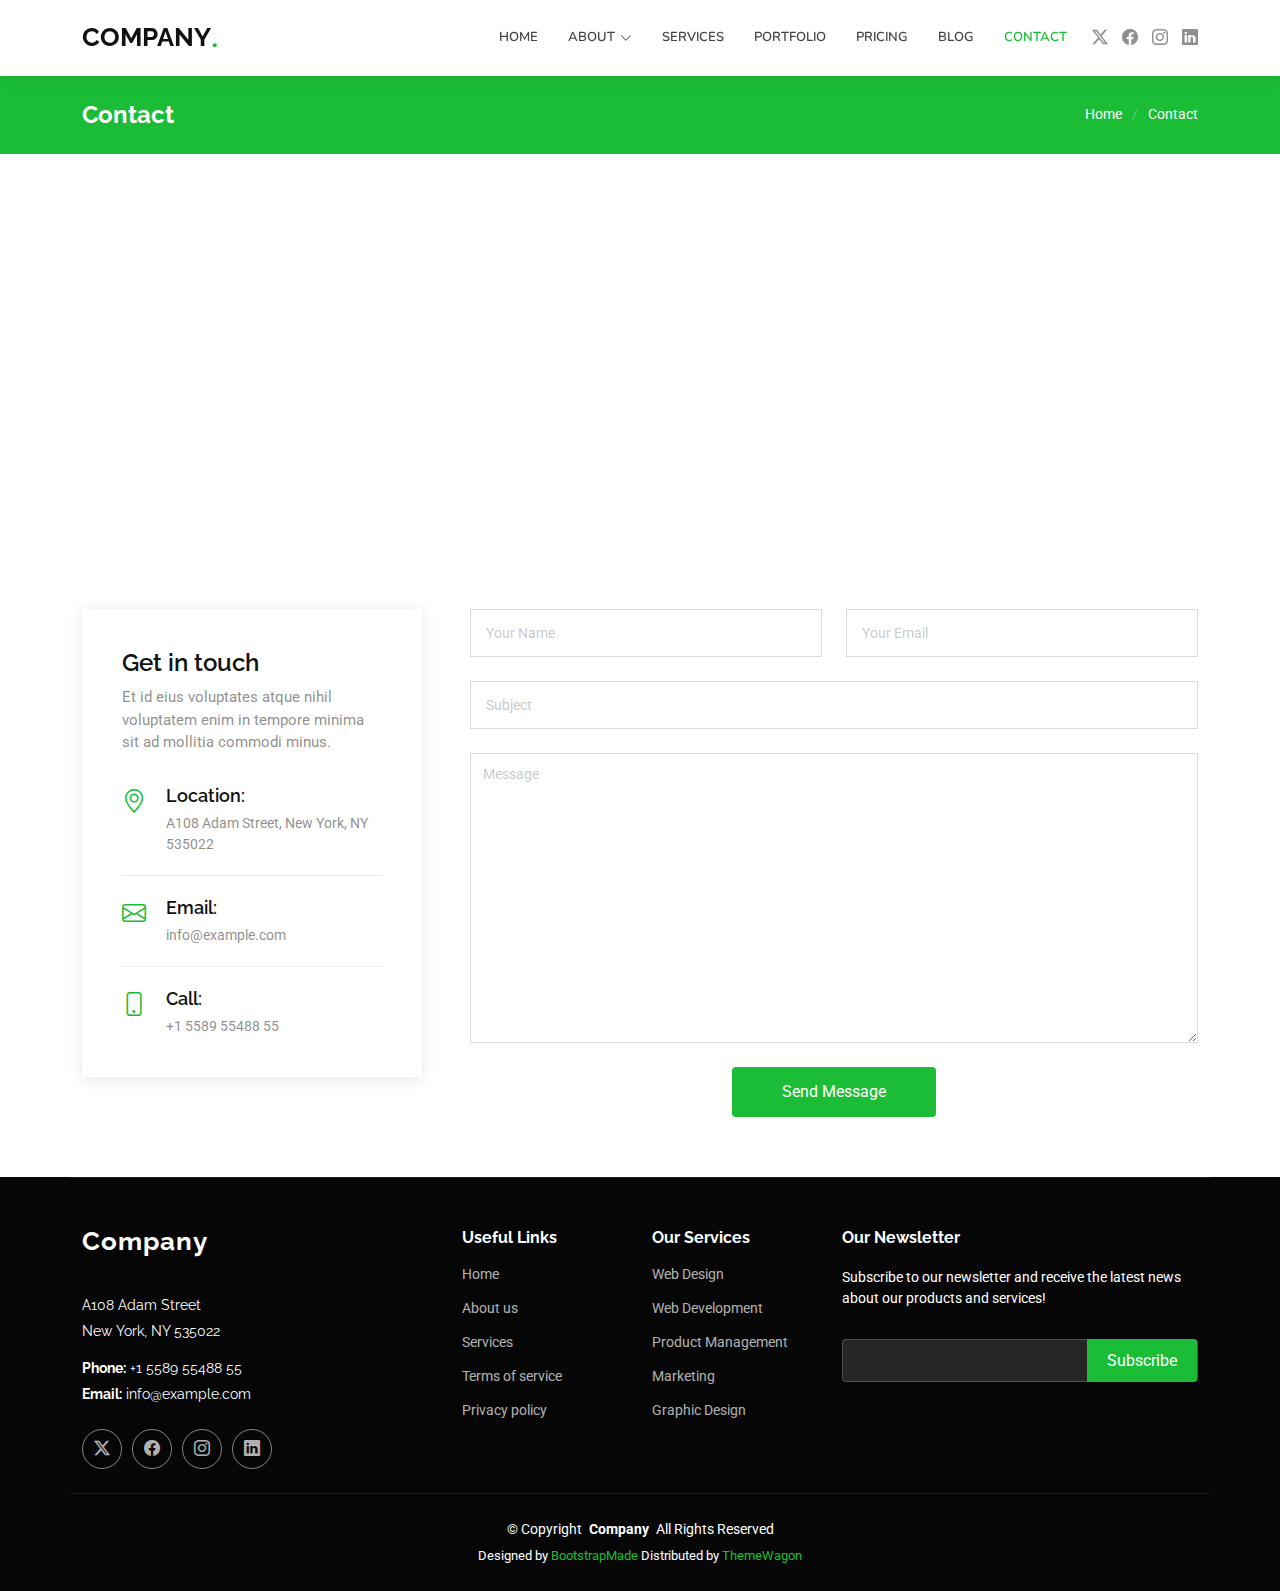
<file: App.Web/wwwroot/Company-1.0.0/contact.html>
<!DOCTYPE html>
<html lang="en">

<head>
  <meta charset="utf-8">
  <meta content="width=device-width, initial-scale=1.0" name="viewport">
  <title>Contact - Company Bootstrap Template</title>
  <meta name="description" content="">
  <meta name="keywords" content="">

  <!-- Favicons -->
  <link href="assets/img/favicon.png" rel="icon">
  <link href="assets/img/apple-touch-icon.png" rel="apple-touch-icon">

  <!-- Fonts -->
  <link href="https://fonts.googleapis.com" rel="preconnect">
  <link href="https://fonts.gstatic.com" rel="preconnect" crossorigin>
  <link href="https://fonts.googleapis.com/css2?family=Roboto:ital,wght@0,100;0,300;0,400;0,500;0,700;0,900;1,100;1,300;1,400;1,500;1,700;1,900&family=Raleway:ital,wght@0,100;0,200;0,300;0,400;0,500;0,600;0,700;0,800;0,900;1,100;1,200;1,300;1,400;1,500;1,600;1,700;1,800;1,900&family=Nunito:ital,wght@0,200;0,300;0,400;0,500;0,600;0,700;0,800;0,900;1,200;1,300;1,400;1,500;1,600;1,700;1,800;1,900&display=swap" rel="stylesheet">

  <!-- Vendor CSS Files -->
  <link href="assets/vendor/bootstrap/css/bootstrap.min.css" rel="stylesheet">
  <link href="assets/vendor/bootstrap-icons/bootstrap-icons.css" rel="stylesheet">
  <link href="assets/vendor/aos/aos.css" rel="stylesheet">
  <link href="assets/vendor/glightbox/css/glightbox.min.css" rel="stylesheet">
  <link href="assets/vendor/swiper/swiper-bundle.min.css" rel="stylesheet">

  <!-- Main CSS File -->
  <link href="assets/css/main.css" rel="stylesheet">

  <!-- =======================================================
  * Template Name: Company
  * Template URL: https://bootstrapmade.com/company-free-html-bootstrap-template/
  * Updated: Aug 07 2024 with Bootstrap v5.3.3
  * Author: BootstrapMade.com
  * License: https://bootstrapmade.com/license/
  ======================================================== -->
</head>

<body class="contact-page">

  <header id="header" class="header d-flex align-items-center sticky-top">
    <div class="container position-relative d-flex align-items-center">

      <a href="index.html" class="logo d-flex align-items-center me-auto">
        <!-- Uncomment the line below if you also wish to use an image logo -->
        <!-- <img src="assets/img/logo.png" alt=""> -->
        <h1 class="sitename">Company</h1><span>.</span>
      </a>

      <nav id="navmenu" class="navmenu">
        <ul>
          <li><a href="#hero">Home</a></li>
          <li class="dropdown"><a href="about.html"><span>About</span> <i class="bi bi-chevron-down toggle-dropdown"></i></a>
            <ul>
              <li><a href="team.html">Team</a></li>
              <li><a href="testimonials.html">Testimonials</a></li>
              <li class="dropdown"><a href="#"><span>Deep Dropdown</span> <i class="bi bi-chevron-down toggle-dropdown"></i></a>
                <ul>
                  <li><a href="#">Deep Dropdown 1</a></li>
                  <li><a href="#">Deep Dropdown 2</a></li>
                  <li><a href="#">Deep Dropdown 3</a></li>
                  <li><a href="#">Deep Dropdown 4</a></li>
                  <li><a href="#">Deep Dropdown 5</a></li>
                </ul>
              </li>
            </ul>
          </li>
          <li><a href="services.html">Services</a></li>
          <li><a href="portfolio.html">Portfolio</a></li>
          <li><a href="pricing.html">Pricing</a></li>
          <li><a href="blog.html">Blog</a></li>
          <li><a href="contact.html" class="active">Contact</a></li>
        </ul>
        <i class="mobile-nav-toggle d-xl-none bi bi-list"></i>
      </nav>

      <div class="header-social-links">
        <a href="#" class="twitter"><i class="bi bi-twitter-x"></i></a>
        <a href="#" class="facebook"><i class="bi bi-facebook"></i></a>
        <a href="#" class="instagram"><i class="bi bi-instagram"></i></a>
        <a href="#" class="linkedin"><i class="bi bi-linkedin"></i></a>
      </div>

    </div>
  </header>

  <main class="main">

    <!-- Page Title -->
    <div class="page-title accent-background">
      <div class="container d-lg-flex justify-content-between align-items-center">
        <h1 class="mb-2 mb-lg-0">Contact</h1>
        <nav class="breadcrumbs">
          <ol>
            <li><a href="index.html">Home</a></li>
            <li class="current">Contact</li>
          </ol>
        </nav>
      </div>
    </div><!-- End Page Title -->

    <!-- Contact Section -->
    <section id="contact" class="contact section">

      <div class="mb-5">
        <iframe style="width: 100%; height: 400px;" src="https://www.google.com/maps/embed?pb=!1m14!1m8!1m3!1d12097.433213460943!2d-74.0062269!3d40.7101282!3m2!1i1024!2i768!4f13.1!3m3!1m2!1s0x0%3A0xb89d1fe6bc499443!2sDowntown+Conference+Center!5e0!3m2!1smk!2sbg!4v1539943755621" frameborder="0" allowfullscreen=""></iframe>
      </div><!-- End Google Maps -->

      <div class="container" data-aos="fade">

        <div class="row gy-5 gx-lg-5">

          <div class="col-lg-4">

            <div class="info">
              <h3>Get in touch</h3>
              <p>Et id eius voluptates atque nihil voluptatem enim in tempore minima sit ad mollitia commodi minus.</p>

              <div class="info-item d-flex">
                <i class="bi bi-geo-alt flex-shrink-0"></i>
                <div>
                  <h4>Location:</h4>
                  <p>A108 Adam Street, New York, NY 535022</p>
                </div>
              </div><!-- End Info Item -->

              <div class="info-item d-flex">
                <i class="bi bi-envelope flex-shrink-0"></i>
                <div>
                  <h4>Email:</h4>
                  <p>info@example.com</p>
                </div>
              </div><!-- End Info Item -->

              <div class="info-item d-flex">
                <i class="bi bi-phone flex-shrink-0"></i>
                <div>
                  <h4>Call:</h4>
                  <p>+1 5589 55488 55</p>
                </div>
              </div><!-- End Info Item -->

            </div>

          </div>

          <div class="col-lg-8">
            <form action="forms/contact.php" method="post" role="form" class="php-email-form">
              <div class="row">
                <div class="col-md-6 form-group">
                  <input type="text" name="name" class="form-control" id="name" placeholder="Your Name" required="">
                </div>
                <div class="col-md-6 form-group mt-3 mt-md-0">
                  <input type="email" class="form-control" name="email" id="email" placeholder="Your Email" required="">
                </div>
              </div>
              <div class="form-group mt-3">
                <input type="text" class="form-control" name="subject" id="subject" placeholder="Subject" required="">
              </div>
              <div class="form-group mt-3">
                <textarea class="form-control" name="message" placeholder="Message" required=""></textarea>
              </div>
              <div class="my-3">
                <div class="loading">Loading</div>
                <div class="error-message"></div>
                <div class="sent-message">Your message has been sent. Thank you!</div>
              </div>
              <div class="text-center"><button type="submit">Send Message</button></div>
            </form>
          </div><!-- End Contact Form -->

        </div>

      </div>

    </section><!-- /Contact Section -->

  </main>

  <footer id="footer" class="footer dark-background">

    <div class="container footer-top">
      <div class="row gy-4">
        <div class="col-lg-4 col-md-6 footer-about">
          <a href="index.html" class="logo d-flex align-items-center">
            <span class="sitename">Company</span>
          </a>
          <div class="footer-contact pt-3">
            <p>A108 Adam Street</p>
            <p>New York, NY 535022</p>
            <p class="mt-3"><strong>Phone:</strong> <span>+1 5589 55488 55</span></p>
            <p><strong>Email:</strong> <span>info@example.com</span></p>
          </div>
          <div class="social-links d-flex mt-4">
            <a href=""><i class="bi bi-twitter-x"></i></a>
            <a href=""><i class="bi bi-facebook"></i></a>
            <a href=""><i class="bi bi-instagram"></i></a>
            <a href=""><i class="bi bi-linkedin"></i></a>
          </div>
        </div>

        <div class="col-lg-2 col-md-3 footer-links">
          <h4>Useful Links</h4>
          <ul>
            <li><a href="#">Home</a></li>
            <li><a href="#">About us</a></li>
            <li><a href="#">Services</a></li>
            <li><a href="#">Terms of service</a></li>
            <li><a href="#">Privacy policy</a></li>
          </ul>
        </div>

        <div class="col-lg-2 col-md-3 footer-links">
          <h4>Our Services</h4>
          <ul>
            <li><a href="#">Web Design</a></li>
            <li><a href="#">Web Development</a></li>
            <li><a href="#">Product Management</a></li>
            <li><a href="#">Marketing</a></li>
            <li><a href="#">Graphic Design</a></li>
          </ul>
        </div>

        <div class="col-lg-4 col-md-12 footer-newsletter">
          <h4>Our Newsletter</h4>
          <p>Subscribe to our newsletter and receive the latest news about our products and services!</p>
          <form action="forms/newsletter.php" method="post" class="php-email-form">
            <div class="newsletter-form"><input type="email" name="email"><input type="submit" value="Subscribe"></div>
            <div class="loading">Loading</div>
            <div class="error-message"></div>
            <div class="sent-message">Your subscription request has been sent. Thank you!</div>
          </form>
        </div>

      </div>
    </div>

    <div class="container copyright text-center mt-4">
      <p>© <span>Copyright</span> <strong class="px-1 sitename">Company</strong> <span>All Rights Reserved</span></p>
      <div class="credits">
        <!-- All the links in the footer should remain intact. -->
        <!-- You can delete the links only if you've purchased the pro version. -->
        <!-- Licensing information: https://bootstrapmade.com/license/ -->
        <!-- Purchase the pro version with working PHP/AJAX contact form: [buy-url] -->
        Designed by <a href="https://bootstrapmade.com/">BootstrapMade</a> Distributed by <a href=“https://themewagon.com>ThemeWagon
      </div>
    </div>

  </footer>

  <!-- Scroll Top -->
  <a href="#" id="scroll-top" class="scroll-top d-flex align-items-center justify-content-center"><i class="bi bi-arrow-up-short"></i></a>

  <!-- Preloader -->
  <div id="preloader"></div>

  <!-- Vendor JS Files -->
  <script src="assets/vendor/bootstrap/js/bootstrap.bundle.min.js"></script>
  <script src="assets/vendor/php-email-form/validate.js"></script>
  <script src="assets/vendor/aos/aos.js"></script>
  <script src="assets/vendor/glightbox/js/glightbox.min.js"></script>
  <script src="assets/vendor/imagesloaded/imagesloaded.pkgd.min.js"></script>
  <script src="assets/vendor/isotope-layout/isotope.pkgd.min.js"></script>
  <script src="assets/vendor/waypoints/noframework.waypoints.js"></script>
  <script src="assets/vendor/swiper/swiper-bundle.min.js"></script>

  <!-- Main JS File -->
  <script src="assets/js/main.js"></script>

</body>

</html>
</file>
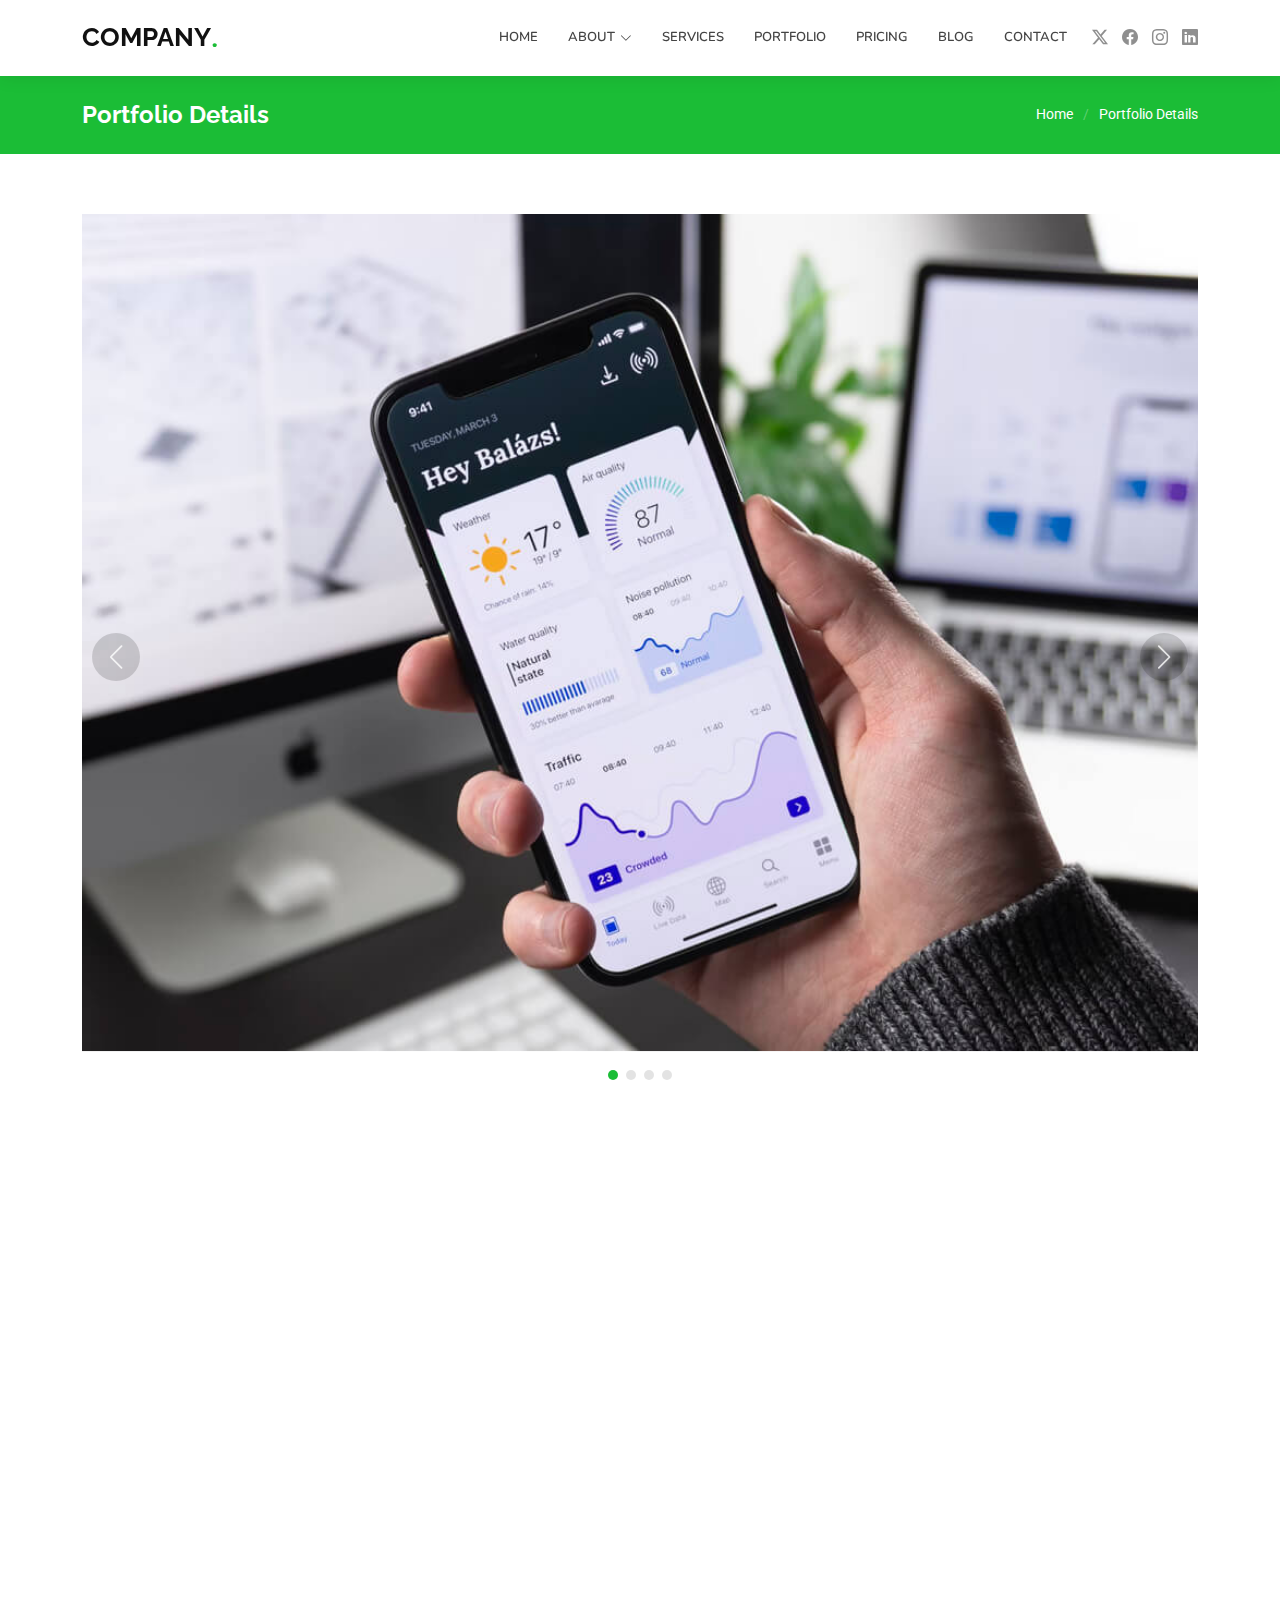
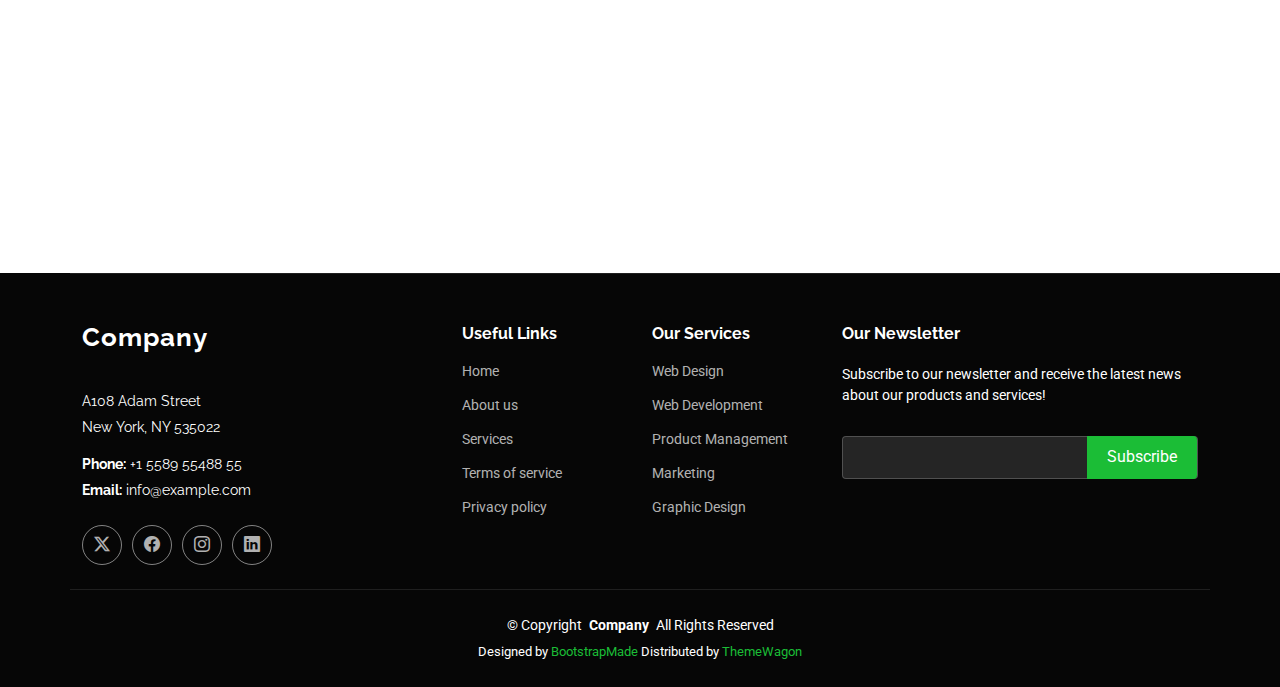
<file: App.Web/wwwroot/Company-1.0.0/portfolio-details.html>
<!DOCTYPE html>
<html lang="en">

<head>
  <meta charset="utf-8">
  <meta content="width=device-width, initial-scale=1.0" name="viewport">
  <title>Portfolio Details - Company Bootstrap Template</title>
  <meta name="description" content="">
  <meta name="keywords" content="">

  <!-- Favicons -->
  <link href="assets/img/favicon.png" rel="icon">
  <link href="assets/img/apple-touch-icon.png" rel="apple-touch-icon">

  <!-- Fonts -->
  <link href="https://fonts.googleapis.com" rel="preconnect">
  <link href="https://fonts.gstatic.com" rel="preconnect" crossorigin>
  <link href="https://fonts.googleapis.com/css2?family=Roboto:ital,wght@0,100;0,300;0,400;0,500;0,700;0,900;1,100;1,300;1,400;1,500;1,700;1,900&family=Raleway:ital,wght@0,100;0,200;0,300;0,400;0,500;0,600;0,700;0,800;0,900;1,100;1,200;1,300;1,400;1,500;1,600;1,700;1,800;1,900&family=Nunito:ital,wght@0,200;0,300;0,400;0,500;0,600;0,700;0,800;0,900;1,200;1,300;1,400;1,500;1,600;1,700;1,800;1,900&display=swap" rel="stylesheet">

  <!-- Vendor CSS Files -->
  <link href="assets/vendor/bootstrap/css/bootstrap.min.css" rel="stylesheet">
  <link href="assets/vendor/bootstrap-icons/bootstrap-icons.css" rel="stylesheet">
  <link href="assets/vendor/aos/aos.css" rel="stylesheet">
  <link href="assets/vendor/glightbox/css/glightbox.min.css" rel="stylesheet">
  <link href="assets/vendor/swiper/swiper-bundle.min.css" rel="stylesheet">

  <!-- Main CSS File -->
  <link href="assets/css/main.css" rel="stylesheet">

  <!-- =======================================================
  * Template Name: Company
  * Template URL: https://bootstrapmade.com/company-free-html-bootstrap-template/
  * Updated: Aug 07 2024 with Bootstrap v5.3.3
  * Author: BootstrapMade.com
  * License: https://bootstrapmade.com/license/
  ======================================================== -->
</head>

<body class="portfolio-details-page">

  <header id="header" class="header d-flex align-items-center sticky-top">
    <div class="container position-relative d-flex align-items-center">

      <a href="index.html" class="logo d-flex align-items-center me-auto">
        <!-- Uncomment the line below if you also wish to use an image logo -->
        <!-- <img src="assets/img/logo.png" alt=""> -->
        <h1 class="sitename">Company</h1><span>.</span>
      </a>

      <nav id="navmenu" class="navmenu">
        <ul>
          <li><a href="#hero">Home</a></li>
          <li class="dropdown"><a href="about.html"><span>About</span> <i class="bi bi-chevron-down toggle-dropdown"></i></a>
            <ul>
              <li><a href="team.html">Team</a></li>
              <li><a href="testimonials.html">Testimonials</a></li>
              <li class="dropdown"><a href="#"><span>Deep Dropdown</span> <i class="bi bi-chevron-down toggle-dropdown"></i></a>
                <ul>
                  <li><a href="#">Deep Dropdown 1</a></li>
                  <li><a href="#">Deep Dropdown 2</a></li>
                  <li><a href="#">Deep Dropdown 3</a></li>
                  <li><a href="#">Deep Dropdown 4</a></li>
                  <li><a href="#">Deep Dropdown 5</a></li>
                </ul>
              </li>
            </ul>
          </li>
          <li><a href="services.html">Services</a></li>
          <li><a href="portfolio.html">Portfolio</a></li>
          <li><a href="pricing.html">Pricing</a></li>
          <li><a href="blog.html">Blog</a></li>
          <li><a href="contact.html">Contact</a></li>
        </ul>
        <i class="mobile-nav-toggle d-xl-none bi bi-list"></i>
      </nav>

      <div class="header-social-links">
        <a href="#" class="twitter"><i class="bi bi-twitter-x"></i></a>
        <a href="#" class="facebook"><i class="bi bi-facebook"></i></a>
        <a href="#" class="instagram"><i class="bi bi-instagram"></i></a>
        <a href="#" class="linkedin"><i class="bi bi-linkedin"></i></a>
      </div>

    </div>
  </header>

  <main class="main">

    <!-- Page Title -->
    <div class="page-title accent-background">
      <div class="container d-lg-flex justify-content-between align-items-center">
        <h1 class="mb-2 mb-lg-0">Portfolio Details</h1>
        <nav class="breadcrumbs">
          <ol>
            <li><a href="index.html">Home</a></li>
            <li class="current">Portfolio Details</li>
          </ol>
        </nav>
      </div>
    </div><!-- End Page Title -->

    <!-- Portfolio Details Section -->
    <section id="portfolio-details" class="portfolio-details section">

      <div class="container" data-aos="fade-up">

        <div class="portfolio-details-slider swiper init-swiper">
          <script type="application/json" class="swiper-config">
            {
              "loop": true,
              "speed": 600,
              "autoplay": {
                "delay": 5000
              },
              "slidesPerView": "auto",
              "navigation": {
                "nextEl": ".swiper-button-next",
                "prevEl": ".swiper-button-prev"
              },
              "pagination": {
                "el": ".swiper-pagination",
                "type": "bullets",
                "clickable": true
              }
            }
          </script>
          <div class="swiper-wrapper align-items-center">

            <div class="swiper-slide">
              <img src="assets/img/portfolio/app-1.jpg" alt="">
            </div>

            <div class="swiper-slide">
              <img src="assets/img/portfolio/product-1.jpg" alt="">
            </div>

            <div class="swiper-slide">
              <img src="assets/img/portfolio/branding-1.jpg" alt="">
            </div>

            <div class="swiper-slide">
              <img src="assets/img/portfolio/books-1.jpg" alt="">
            </div>

          </div>
          <div class="swiper-button-prev"></div>
          <div class="swiper-button-next"></div>
          <div class="swiper-pagination"></div>
        </div>

        <div class="row justify-content-between gy-4 mt-4">

          <div class="col-lg-8" data-aos="fade-up">
            <div class="portfolio-description">
              <h2>This is an example of portfolio details</h2>
              <p>
                Autem ipsum nam porro corporis rerum. Quis eos dolorem eos itaque inventore commodi labore quia quia. Exercitationem repudiandae officiis neque suscipit non officia eaque itaque enim. Voluptatem officia accusantium nesciunt est omnis tempora consectetur dignissimos. Sequi nulla at esse enim cum deserunt eius.
              </p>
              <p>
                Amet consequatur qui dolore veniam voluptatem voluptatem sit. Non aspernatur atque natus ut cum nam et. Praesentium error dolores rerum minus sequi quia veritatis eum. Eos et doloribus doloremque nesciunt molestiae laboriosam.
              </p>

              <div class="testimonial-item">
                <p>
                  <i class="bi bi-quote quote-icon-left"></i>
                  <span>Export tempor illum tamen malis malis eram quae irure esse labore quem cillum quid cillum eram malis quorum velit fore eram velit sunt aliqua noster fugiat irure amet legam anim culpa.</span>
                  <i class="bi bi-quote quote-icon-right"></i>
                </p>
                <div>
                  <img src="assets/img/testimonials/testimonials-2.jpg" class="testimonial-img" alt="">
                  <h3>Sara Wilsson</h3>
                  <h4>Designer</h4>
                </div>
              </div>

              <p>
                Impedit ipsum quae et aliquid doloribus et voluptatem quasi. Perspiciatis occaecati earum et magnam animi. Quibusdam non qui ea vitae suscipit vitae sunt. Repudiandae incidunt cumque minus deserunt assumenda tempore. Delectus voluptas necessitatibus est.
              </p>

              <p>
                Sunt voluptatum sapiente facilis quo odio aut ipsum repellat debitis. Molestiae et autem libero. Explicabo et quod necessitatibus similique quis dolor eum. Numquam eaque praesentium rem et qui nesciunt.
              </p>

            </div>
          </div>

          <div class="col-lg-3" data-aos="fade-up" data-aos-delay="100">
            <div class="portfolio-info">
              <h3>Project information</h3>
              <ul>
                <li><strong>Category</strong> Web design</li>
                <li><strong>Client</strong> ASU Company</li>
                <li><strong>Project date</strong> 01 March, 2020</li>
                <li><strong>Project URL</strong> <a href="#">www.example.com</a></li>
                <li><a href="#" class="btn-visit align-self-start">Visit Website</a></li>
              </ul>
            </div>
          </div>

        </div>

      </div>

    </section><!-- /Portfolio Details Section -->

  </main>

  <footer id="footer" class="footer dark-background">

    <div class="container footer-top">
      <div class="row gy-4">
        <div class="col-lg-4 col-md-6 footer-about">
          <a href="index.html" class="logo d-flex align-items-center">
            <span class="sitename">Company</span>
          </a>
          <div class="footer-contact pt-3">
            <p>A108 Adam Street</p>
            <p>New York, NY 535022</p>
            <p class="mt-3"><strong>Phone:</strong> <span>+1 5589 55488 55</span></p>
            <p><strong>Email:</strong> <span>info@example.com</span></p>
          </div>
          <div class="social-links d-flex mt-4">
            <a href=""><i class="bi bi-twitter-x"></i></a>
            <a href=""><i class="bi bi-facebook"></i></a>
            <a href=""><i class="bi bi-instagram"></i></a>
            <a href=""><i class="bi bi-linkedin"></i></a>
          </div>
        </div>

        <div class="col-lg-2 col-md-3 footer-links">
          <h4>Useful Links</h4>
          <ul>
            <li><a href="#">Home</a></li>
            <li><a href="#">About us</a></li>
            <li><a href="#">Services</a></li>
            <li><a href="#">Terms of service</a></li>
            <li><a href="#">Privacy policy</a></li>
          </ul>
        </div>

        <div class="col-lg-2 col-md-3 footer-links">
          <h4>Our Services</h4>
          <ul>
            <li><a href="#">Web Design</a></li>
            <li><a href="#">Web Development</a></li>
            <li><a href="#">Product Management</a></li>
            <li><a href="#">Marketing</a></li>
            <li><a href="#">Graphic Design</a></li>
          </ul>
        </div>

        <div class="col-lg-4 col-md-12 footer-newsletter">
          <h4>Our Newsletter</h4>
          <p>Subscribe to our newsletter and receive the latest news about our products and services!</p>
          <form action="forms/newsletter.php" method="post" class="php-email-form">
            <div class="newsletter-form"><input type="email" name="email"><input type="submit" value="Subscribe"></div>
            <div class="loading">Loading</div>
            <div class="error-message"></div>
            <div class="sent-message">Your subscription request has been sent. Thank you!</div>
          </form>
        </div>

      </div>
    </div>

    <div class="container copyright text-center mt-4">
      <p>© <span>Copyright</span> <strong class="px-1 sitename">Company</strong> <span>All Rights Reserved</span></p>
      <div class="credits">
        <!-- All the links in the footer should remain intact. -->
        <!-- You can delete the links only if you've purchased the pro version. -->
        <!-- Licensing information: https://bootstrapmade.com/license/ -->
        <!-- Purchase the pro version with working PHP/AJAX contact form: [buy-url] -->
        Designed by <a href="https://bootstrapmade.com/">BootstrapMade</a> Distributed by <a href=“https://themewagon.com>ThemeWagon
      </div>
    </div>

  </footer>

  <!-- Scroll Top -->
  <a href="#" id="scroll-top" class="scroll-top d-flex align-items-center justify-content-center"><i class="bi bi-arrow-up-short"></i></a>

  <!-- Preloader -->
  <div id="preloader"></div>

  <!-- Vendor JS Files -->
  <script src="assets/vendor/bootstrap/js/bootstrap.bundle.min.js"></script>
  <script src="assets/vendor/php-email-form/validate.js"></script>
  <script src="assets/vendor/aos/aos.js"></script>
  <script src="assets/vendor/glightbox/js/glightbox.min.js"></script>
  <script src="assets/vendor/imagesloaded/imagesloaded.pkgd.min.js"></script>
  <script src="assets/vendor/isotope-layout/isotope.pkgd.min.js"></script>
  <script src="assets/vendor/waypoints/noframework.waypoints.js"></script>
  <script src="assets/vendor/swiper/swiper-bundle.min.js"></script>

  <!-- Main JS File -->
  <script src="assets/js/main.js"></script>

</body>

</html>
</file>
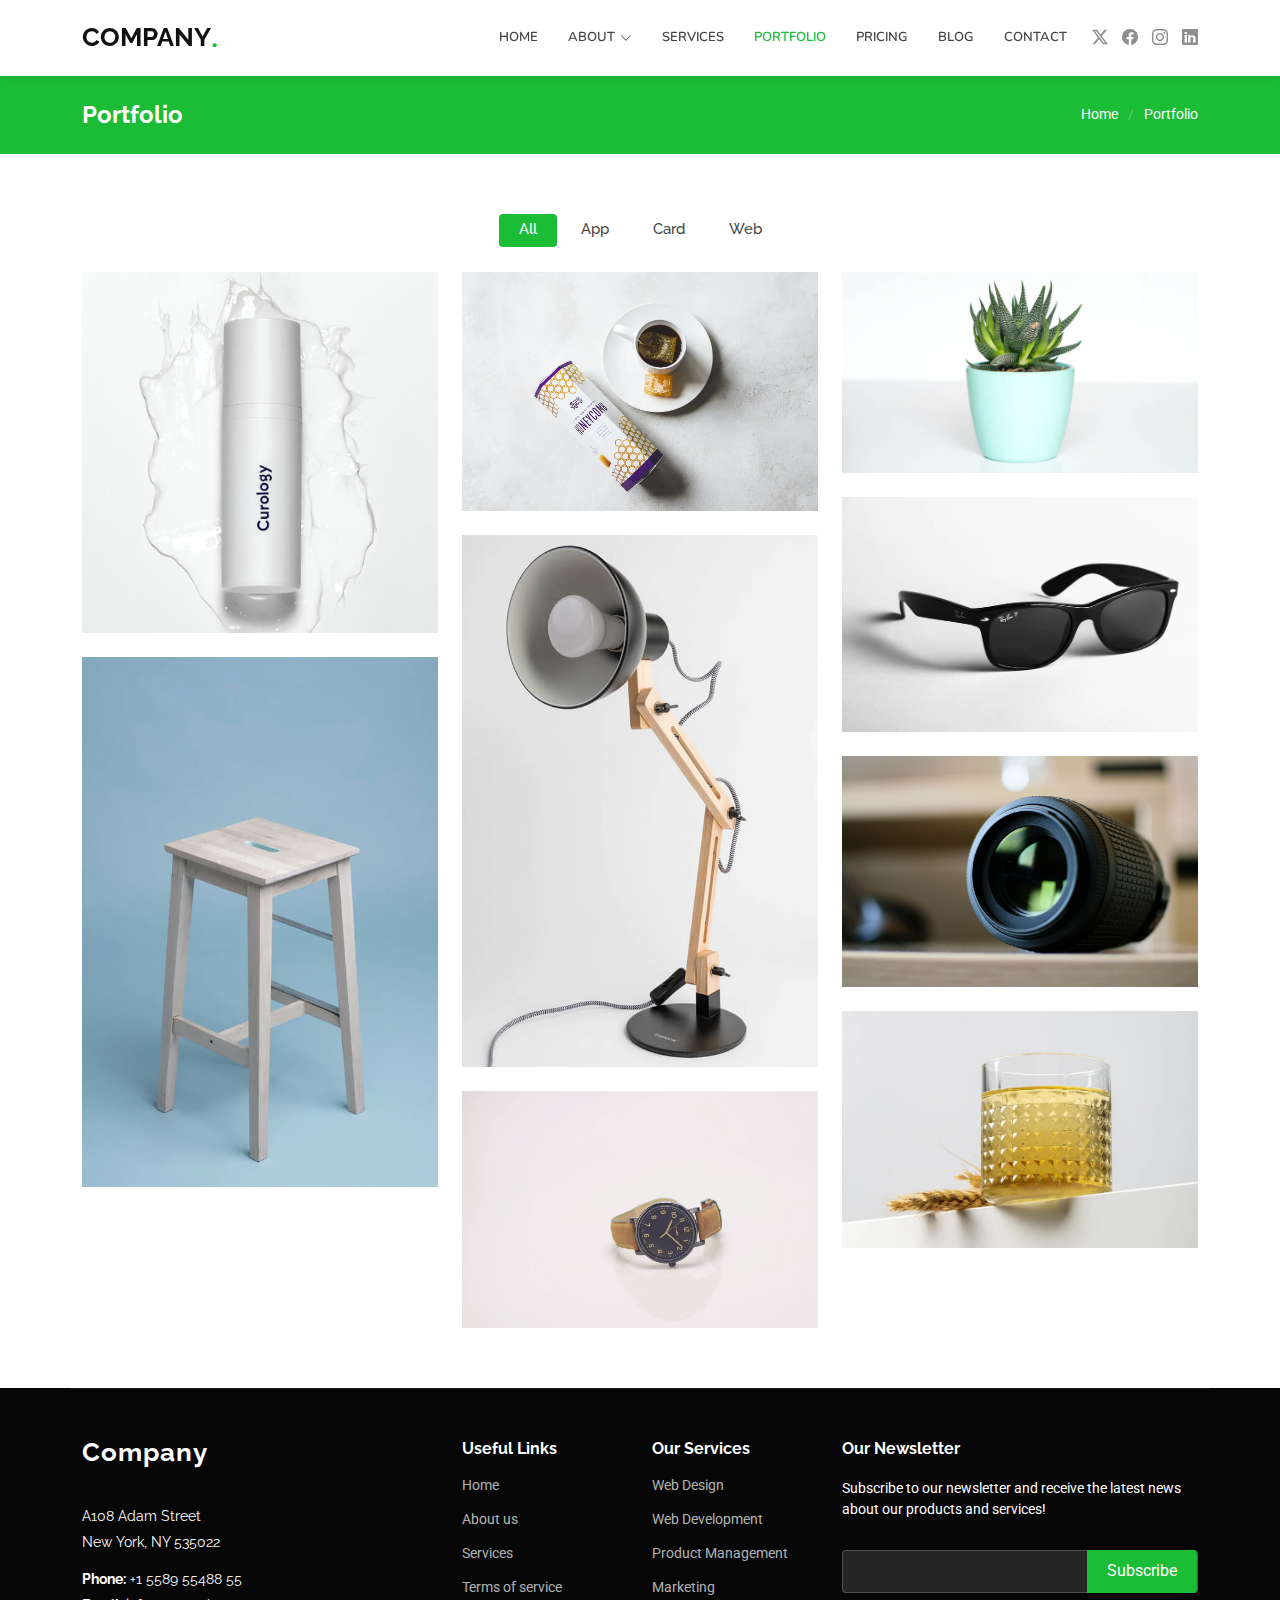
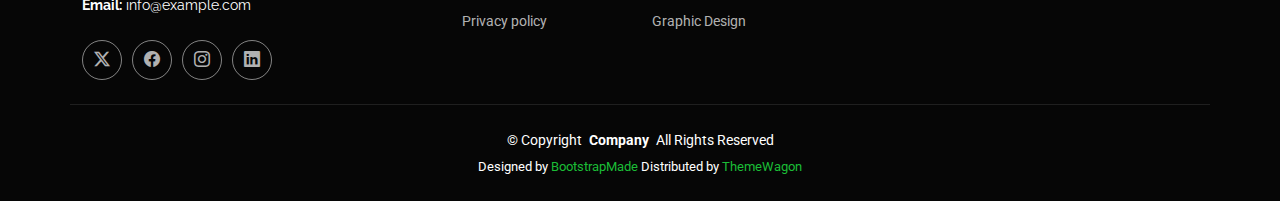
<file: App.Web/wwwroot/Company-1.0.0/portfolio.html>
<!DOCTYPE html>
<html lang="en">

<head>
  <meta charset="utf-8">
  <meta content="width=device-width, initial-scale=1.0" name="viewport">
  <title>Portfolio - Company Bootstrap Template</title>
  <meta name="description" content="">
  <meta name="keywords" content="">

  <!-- Favicons -->
  <link href="assets/img/favicon.png" rel="icon">
  <link href="assets/img/apple-touch-icon.png" rel="apple-touch-icon">

  <!-- Fonts -->
  <link href="https://fonts.googleapis.com" rel="preconnect">
  <link href="https://fonts.gstatic.com" rel="preconnect" crossorigin>
  <link href="https://fonts.googleapis.com/css2?family=Roboto:ital,wght@0,100;0,300;0,400;0,500;0,700;0,900;1,100;1,300;1,400;1,500;1,700;1,900&family=Raleway:ital,wght@0,100;0,200;0,300;0,400;0,500;0,600;0,700;0,800;0,900;1,100;1,200;1,300;1,400;1,500;1,600;1,700;1,800;1,900&family=Nunito:ital,wght@0,200;0,300;0,400;0,500;0,600;0,700;0,800;0,900;1,200;1,300;1,400;1,500;1,600;1,700;1,800;1,900&display=swap" rel="stylesheet">

  <!-- Vendor CSS Files -->
  <link href="assets/vendor/bootstrap/css/bootstrap.min.css" rel="stylesheet">
  <link href="assets/vendor/bootstrap-icons/bootstrap-icons.css" rel="stylesheet">
  <link href="assets/vendor/aos/aos.css" rel="stylesheet">
  <link href="assets/vendor/glightbox/css/glightbox.min.css" rel="stylesheet">
  <link href="assets/vendor/swiper/swiper-bundle.min.css" rel="stylesheet">

  <!-- Main CSS File -->
  <link href="assets/css/main.css" rel="stylesheet">

  <!-- =======================================================
  * Template Name: Company
  * Template URL: https://bootstrapmade.com/company-free-html-bootstrap-template/
  * Updated: Aug 07 2024 with Bootstrap v5.3.3
  * Author: BootstrapMade.com
  * License: https://bootstrapmade.com/license/
  ======================================================== -->
</head>

<body class="portfolio-page">

  <header id="header" class="header d-flex align-items-center sticky-top">
    <div class="container position-relative d-flex align-items-center">

      <a href="index.html" class="logo d-flex align-items-center me-auto">
        <!-- Uncomment the line below if you also wish to use an image logo -->
        <!-- <img src="assets/img/logo.png" alt=""> -->
        <h1 class="sitename">Company</h1><span>.</span>
      </a>

      <nav id="navmenu" class="navmenu">
        <ul>
          <li><a href="#hero">Home</a></li>
          <li class="dropdown"><a href="about.html"><span>About</span> <i class="bi bi-chevron-down toggle-dropdown"></i></a>
            <ul>
              <li><a href="team.html">Team</a></li>
              <li><a href="testimonials.html">Testimonials</a></li>
              <li class="dropdown"><a href="#"><span>Deep Dropdown</span> <i class="bi bi-chevron-down toggle-dropdown"></i></a>
                <ul>
                  <li><a href="#">Deep Dropdown 1</a></li>
                  <li><a href="#">Deep Dropdown 2</a></li>
                  <li><a href="#">Deep Dropdown 3</a></li>
                  <li><a href="#">Deep Dropdown 4</a></li>
                  <li><a href="#">Deep Dropdown 5</a></li>
                </ul>
              </li>
            </ul>
          </li>
          <li><a href="services.html">Services</a></li>
          <li><a href="portfolio.html" class="active">Portfolio</a></li>
          <li><a href="pricing.html">Pricing</a></li>
          <li><a href="blog.html">Blog</a></li>
          <li><a href="contact.html">Contact</a></li>
        </ul>
        <i class="mobile-nav-toggle d-xl-none bi bi-list"></i>
      </nav>

      <div class="header-social-links">
        <a href="#" class="twitter"><i class="bi bi-twitter-x"></i></a>
        <a href="#" class="facebook"><i class="bi bi-facebook"></i></a>
        <a href="#" class="instagram"><i class="bi bi-instagram"></i></a>
        <a href="#" class="linkedin"><i class="bi bi-linkedin"></i></a>
      </div>

    </div>
  </header>

  <main class="main">

    <!-- Page Title -->
    <div class="page-title accent-background">
      <div class="container d-lg-flex justify-content-between align-items-center">
        <h1 class="mb-2 mb-lg-0">Portfolio</h1>
        <nav class="breadcrumbs">
          <ol>
            <li><a href="index.html">Home</a></li>
            <li class="current">Portfolio</li>
          </ol>
        </nav>
      </div>
    </div><!-- End Page Title -->

    <!-- Portfolio Section -->
    <section id="portfolio" class="portfolio section">

      <div class="container">

        <div class="isotope-layout" data-default-filter="*" data-layout="masonry" data-sort="original-order">

          <ul class="portfolio-filters isotope-filters" data-aos="fade-up" data-aos-delay="100">
            <li data-filter="*" class="filter-active">All</li>
            <li data-filter=".filter-app">App</li>
            <li data-filter=".filter-product">Card</li>
            <li data-filter=".filter-branding">Web</li>
          </ul><!-- End Portfolio Filters -->

          <div class="row gy-4 isotope-container" data-aos="fade-up" data-aos-delay="200">

            <div class="col-lg-4 col-md-6 portfolio-item isotope-item filter-app">
              <img src="assets/img/masonry-portfolio/masonry-portfolio-1.jpg" class="img-fluid" alt="">
              <div class="portfolio-info">
                <h4>App 1</h4>
                <p>Lorem ipsum, dolor sit</p>
                <a href="assets/img/masonry-portfolio/masonry-portfolio-1.jpg" title="App 1" data-gallery="portfolio-gallery-app" class="glightbox preview-link"><i class="bi bi-zoom-in"></i></a>
                <a href="portfolio-details.html" title="More Details" class="details-link"><i class="bi bi-link-45deg"></i></a>
              </div>
            </div><!-- End Portfolio Item -->

            <div class="col-lg-4 col-md-6 portfolio-item isotope-item filter-product">
              <img src="assets/img/masonry-portfolio/masonry-portfolio-2.jpg" class="img-fluid" alt="">
              <div class="portfolio-info">
                <h4>Product 1</h4>
                <p>Lorem ipsum, dolor sit</p>
                <a href="assets/img/masonry-portfolio/masonry-portfolio-2.jpg" title="Product 1" data-gallery="portfolio-gallery-product" class="glightbox preview-link"><i class="bi bi-zoom-in"></i></a>
                <a href="portfolio-details.html" title="More Details" class="details-link"><i class="bi bi-link-45deg"></i></a>
              </div>
            </div><!-- End Portfolio Item -->

            <div class="col-lg-4 col-md-6 portfolio-item isotope-item filter-branding">
              <img src="assets/img/masonry-portfolio/masonry-portfolio-3.jpg" class="img-fluid" alt="">
              <div class="portfolio-info">
                <h4>Branding 1</h4>
                <p>Lorem ipsum, dolor sit</p>
                <a href="assets/img/masonry-portfolio/masonry-portfolio-3.jpg" title="Branding 1" data-gallery="portfolio-gallery-branding" class="glightbox preview-link"><i class="bi bi-zoom-in"></i></a>
                <a href="portfolio-details.html" title="More Details" class="details-link"><i class="bi bi-link-45deg"></i></a>
              </div>
            </div><!-- End Portfolio Item -->

            <div class="col-lg-4 col-md-6 portfolio-item isotope-item filter-app">
              <img src="assets/img/masonry-portfolio/masonry-portfolio-4.jpg" class="img-fluid" alt="">
              <div class="portfolio-info">
                <h4>App 2</h4>
                <p>Lorem ipsum, dolor sit</p>
                <a href="assets/img/masonry-portfolio/masonry-portfolio-4.jpg" title="App 2" data-gallery="portfolio-gallery-app" class="glightbox preview-link"><i class="bi bi-zoom-in"></i></a>
                <a href="portfolio-details.html" title="More Details" class="details-link"><i class="bi bi-link-45deg"></i></a>
              </div>
            </div><!-- End Portfolio Item -->

            <div class="col-lg-4 col-md-6 portfolio-item isotope-item filter-product">
              <img src="assets/img/masonry-portfolio/masonry-portfolio-5.jpg" class="img-fluid" alt="">
              <div class="portfolio-info">
                <h4>Product 2</h4>
                <p>Lorem ipsum, dolor sit</p>
                <a href="assets/img/masonry-portfolio/masonry-portfolio-5.jpg" title="Product 2" data-gallery="portfolio-gallery-product" class="glightbox preview-link"><i class="bi bi-zoom-in"></i></a>
                <a href="portfolio-details.html" title="More Details" class="details-link"><i class="bi bi-link-45deg"></i></a>
              </div>
            </div><!-- End Portfolio Item -->

            <div class="col-lg-4 col-md-6 portfolio-item isotope-item filter-branding">
              <img src="assets/img/masonry-portfolio/masonry-portfolio-6.jpg" class="img-fluid" alt="">
              <div class="portfolio-info">
                <h4>Branding 2</h4>
                <p>Lorem ipsum, dolor sit</p>
                <a href="assets/img/masonry-portfolio/masonry-portfolio-6.jpg" title="Branding 2" data-gallery="portfolio-gallery-branding" class="glightbox preview-link"><i class="bi bi-zoom-in"></i></a>
                <a href="portfolio-details.html" title="More Details" class="details-link"><i class="bi bi-link-45deg"></i></a>
              </div>
            </div><!-- End Portfolio Item -->

            <div class="col-lg-4 col-md-6 portfolio-item isotope-item filter-app">
              <img src="assets/img/masonry-portfolio/masonry-portfolio-7.jpg" class="img-fluid" alt="">
              <div class="portfolio-info">
                <h4>App 3</h4>
                <p>Lorem ipsum, dolor sit</p>
                <a href="assets/img/masonry-portfolio/masonry-portfolio-7.jpg" title="App 3" data-gallery="portfolio-gallery-app" class="glightbox preview-link"><i class="bi bi-zoom-in"></i></a>
                <a href="portfolio-details.html" title="More Details" class="details-link"><i class="bi bi-link-45deg"></i></a>
              </div>
            </div><!-- End Portfolio Item -->

            <div class="col-lg-4 col-md-6 portfolio-item isotope-item filter-product">
              <img src="assets/img/masonry-portfolio/masonry-portfolio-8.jpg" class="img-fluid" alt="">
              <div class="portfolio-info">
                <h4>Product 3</h4>
                <p>Lorem ipsum, dolor sit</p>
                <a href="assets/img/masonry-portfolio/masonry-portfolio-8.jpg" title="Product 3" data-gallery="portfolio-gallery-product" class="glightbox preview-link"><i class="bi bi-zoom-in"></i></a>
                <a href="portfolio-details.html" title="More Details" class="details-link"><i class="bi bi-link-45deg"></i></a>
              </div>
            </div><!-- End Portfolio Item -->

            <div class="col-lg-4 col-md-6 portfolio-item isotope-item filter-branding">
              <img src="assets/img/masonry-portfolio/masonry-portfolio-9.jpg" class="img-fluid" alt="">
              <div class="portfolio-info">
                <h4>Branding 3</h4>
                <p>Lorem ipsum, dolor sit</p>
                <a href="assets/img/masonry-portfolio/masonry-portfolio-9.jpg" title="Branding 2" data-gallery="portfolio-gallery-branding" class="glightbox preview-link"><i class="bi bi-zoom-in"></i></a>
                <a href="portfolio-details.html" title="More Details" class="details-link"><i class="bi bi-link-45deg"></i></a>
              </div>
            </div><!-- End Portfolio Item -->

          </div><!-- End Portfolio Container -->

        </div>

      </div>

    </section><!-- /Portfolio Section -->

  </main>

  <footer id="footer" class="footer dark-background">

    <div class="container footer-top">
      <div class="row gy-4">
        <div class="col-lg-4 col-md-6 footer-about">
          <a href="index.html" class="logo d-flex align-items-center">
            <span class="sitename">Company</span>
          </a>
          <div class="footer-contact pt-3">
            <p>A108 Adam Street</p>
            <p>New York, NY 535022</p>
            <p class="mt-3"><strong>Phone:</strong> <span>+1 5589 55488 55</span></p>
            <p><strong>Email:</strong> <span>info@example.com</span></p>
          </div>
          <div class="social-links d-flex mt-4">
            <a href=""><i class="bi bi-twitter-x"></i></a>
            <a href=""><i class="bi bi-facebook"></i></a>
            <a href=""><i class="bi bi-instagram"></i></a>
            <a href=""><i class="bi bi-linkedin"></i></a>
          </div>
        </div>

        <div class="col-lg-2 col-md-3 footer-links">
          <h4>Useful Links</h4>
          <ul>
            <li><a href="#">Home</a></li>
            <li><a href="#">About us</a></li>
            <li><a href="#">Services</a></li>
            <li><a href="#">Terms of service</a></li>
            <li><a href="#">Privacy policy</a></li>
          </ul>
        </div>

        <div class="col-lg-2 col-md-3 footer-links">
          <h4>Our Services</h4>
          <ul>
            <li><a href="#">Web Design</a></li>
            <li><a href="#">Web Development</a></li>
            <li><a href="#">Product Management</a></li>
            <li><a href="#">Marketing</a></li>
            <li><a href="#">Graphic Design</a></li>
          </ul>
        </div>

        <div class="col-lg-4 col-md-12 footer-newsletter">
          <h4>Our Newsletter</h4>
          <p>Subscribe to our newsletter and receive the latest news about our products and services!</p>
          <form action="forms/newsletter.php" method="post" class="php-email-form">
            <div class="newsletter-form"><input type="email" name="email"><input type="submit" value="Subscribe"></div>
            <div class="loading">Loading</div>
            <div class="error-message"></div>
            <div class="sent-message">Your subscription request has been sent. Thank you!</div>
          </form>
        </div>

      </div>
    </div>

    <div class="container copyright text-center mt-4">
      <p>© <span>Copyright</span> <strong class="px-1 sitename">Company</strong> <span>All Rights Reserved</span></p>
      <div class="credits">
        <!-- All the links in the footer should remain intact. -->
        <!-- You can delete the links only if you've purchased the pro version. -->
        <!-- Licensing information: https://bootstrapmade.com/license/ -->
        <!-- Purchase the pro version with working PHP/AJAX contact form: [buy-url] -->
        Designed by <a href="https://bootstrapmade.com/">BootstrapMade</a> Distributed by <a href=“https://themewagon.com>ThemeWagon
      </div>
    </div>

  </footer>

  <!-- Scroll Top -->
  <a href="#" id="scroll-top" class="scroll-top d-flex align-items-center justify-content-center"><i class="bi bi-arrow-up-short"></i></a>

  <!-- Preloader -->
  <div id="preloader"></div>

  <!-- Vendor JS Files -->
  <script src="assets/vendor/bootstrap/js/bootstrap.bundle.min.js"></script>
  <script src="assets/vendor/php-email-form/validate.js"></script>
  <script src="assets/vendor/aos/aos.js"></script>
  <script src="assets/vendor/glightbox/js/glightbox.min.js"></script>
  <script src="assets/vendor/imagesloaded/imagesloaded.pkgd.min.js"></script>
  <script src="assets/vendor/isotope-layout/isotope.pkgd.min.js"></script>
  <script src="assets/vendor/waypoints/noframework.waypoints.js"></script>
  <script src="assets/vendor/swiper/swiper-bundle.min.js"></script>

  <!-- Main JS File -->
  <script src="assets/js/main.js"></script>

</body>

</html>
</file>
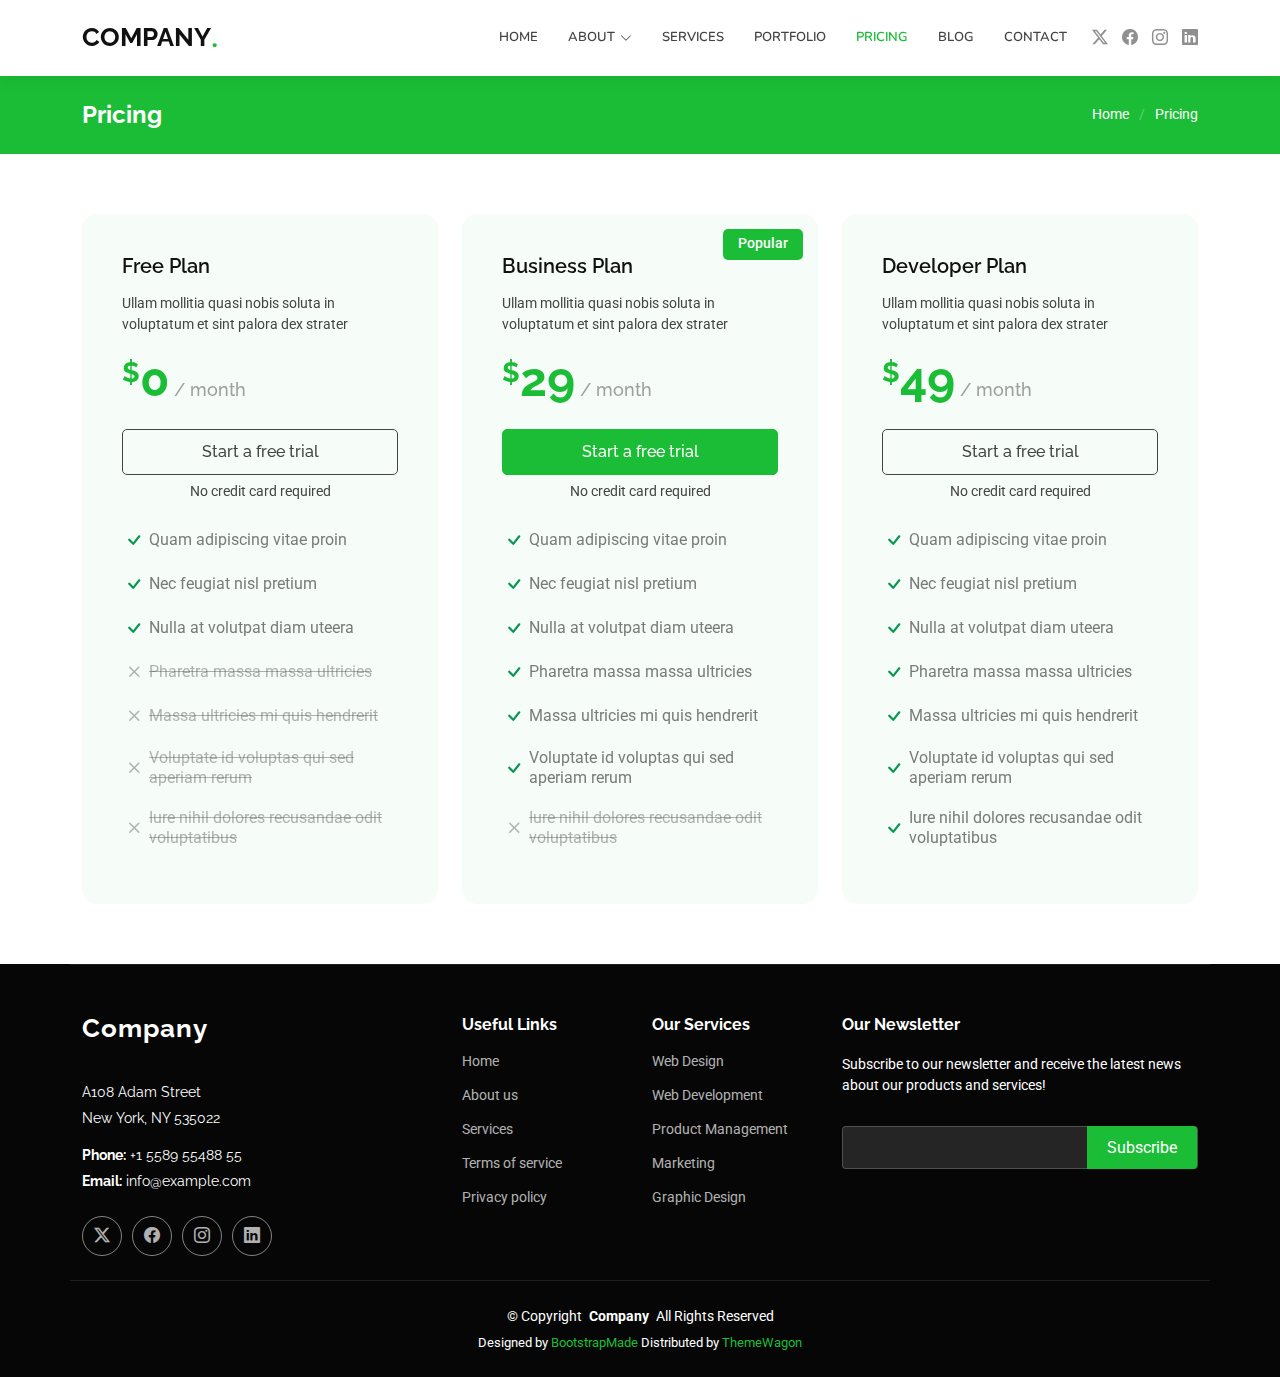
<file: App.Web/wwwroot/Company-1.0.0/pricing.html>
<!DOCTYPE html>
<html lang="en">

<head>
  <meta charset="utf-8">
  <meta content="width=device-width, initial-scale=1.0" name="viewport">
  <title>Pricing - Company Bootstrap Template</title>
  <meta name="description" content="">
  <meta name="keywords" content="">

  <!-- Favicons -->
  <link href="assets/img/favicon.png" rel="icon">
  <link href="assets/img/apple-touch-icon.png" rel="apple-touch-icon">

  <!-- Fonts -->
  <link href="https://fonts.googleapis.com" rel="preconnect">
  <link href="https://fonts.gstatic.com" rel="preconnect" crossorigin>
  <link href="https://fonts.googleapis.com/css2?family=Roboto:ital,wght@0,100;0,300;0,400;0,500;0,700;0,900;1,100;1,300;1,400;1,500;1,700;1,900&family=Raleway:ital,wght@0,100;0,200;0,300;0,400;0,500;0,600;0,700;0,800;0,900;1,100;1,200;1,300;1,400;1,500;1,600;1,700;1,800;1,900&family=Nunito:ital,wght@0,200;0,300;0,400;0,500;0,600;0,700;0,800;0,900;1,200;1,300;1,400;1,500;1,600;1,700;1,800;1,900&display=swap" rel="stylesheet">

  <!-- Vendor CSS Files -->
  <link href="assets/vendor/bootstrap/css/bootstrap.min.css" rel="stylesheet">
  <link href="assets/vendor/bootstrap-icons/bootstrap-icons.css" rel="stylesheet">
  <link href="assets/vendor/aos/aos.css" rel="stylesheet">
  <link href="assets/vendor/glightbox/css/glightbox.min.css" rel="stylesheet">
  <link href="assets/vendor/swiper/swiper-bundle.min.css" rel="stylesheet">

  <!-- Main CSS File -->
  <link href="assets/css/main.css" rel="stylesheet">

  <!-- =======================================================
  * Template Name: Company
  * Template URL: https://bootstrapmade.com/company-free-html-bootstrap-template/
  * Updated: Aug 07 2024 with Bootstrap v5.3.3
  * Author: BootstrapMade.com
  * License: https://bootstrapmade.com/license/
  ======================================================== -->
</head>

<body class="pricing-page">

  <header id="header" class="header d-flex align-items-center sticky-top">
    <div class="container position-relative d-flex align-items-center">

      <a href="index.html" class="logo d-flex align-items-center me-auto">
        <!-- Uncomment the line below if you also wish to use an image logo -->
        <!-- <img src="assets/img/logo.png" alt=""> -->
        <h1 class="sitename">Company</h1><span>.</span>
      </a>

      <nav id="navmenu" class="navmenu">
        <ul>
          <li><a href="#hero">Home</a></li>
          <li class="dropdown"><a href="about.html"><span>About</span> <i class="bi bi-chevron-down toggle-dropdown"></i></a>
            <ul>
              <li><a href="team.html">Team</a></li>
              <li><a href="testimonials.html">Testimonials</a></li>
              <li class="dropdown"><a href="#"><span>Deep Dropdown</span> <i class="bi bi-chevron-down toggle-dropdown"></i></a>
                <ul>
                  <li><a href="#">Deep Dropdown 1</a></li>
                  <li><a href="#">Deep Dropdown 2</a></li>
                  <li><a href="#">Deep Dropdown 3</a></li>
                  <li><a href="#">Deep Dropdown 4</a></li>
                  <li><a href="#">Deep Dropdown 5</a></li>
                </ul>
              </li>
            </ul>
          </li>
          <li><a href="services.html">Services</a></li>
          <li><a href="portfolio.html">Portfolio</a></li>
          <li><a href="pricing.html" class="active">Pricing</a></li>
          <li><a href="blog.html">Blog</a></li>
          <li><a href="contact.html">Contact</a></li>
        </ul>
        <i class="mobile-nav-toggle d-xl-none bi bi-list"></i>
      </nav>

      <div class="header-social-links">
        <a href="#" class="twitter"><i class="bi bi-twitter-x"></i></a>
        <a href="#" class="facebook"><i class="bi bi-facebook"></i></a>
        <a href="#" class="instagram"><i class="bi bi-instagram"></i></a>
        <a href="#" class="linkedin"><i class="bi bi-linkedin"></i></a>
      </div>

    </div>
  </header>

  <main class="main">

    <!-- Page Title -->
    <div class="page-title accent-background">
      <div class="container d-lg-flex justify-content-between align-items-center">
        <h1 class="mb-2 mb-lg-0">Pricing</h1>
        <nav class="breadcrumbs">
          <ol>
            <li><a href="index.html">Home</a></li>
            <li class="current">Pricing</li>
          </ol>
        </nav>
      </div>
    </div><!-- End Page Title -->

    <!-- Pricing Section -->
    <section id="pricing" class="pricing section">

      <div class="container">

        <div class="row gy-4">

          <div class="col-lg-4" data-aos="zoom-in" data-aos-delay="100">
            <div class="pricing-item">
              <h3>Free Plan</h3>
              <p class="description">Ullam mollitia quasi nobis soluta in voluptatum et sint palora dex strater</p>
              <h4><sup>$</sup>0<span> / month</span></h4>
              <a href="#" class="cta-btn">Start a free trial</a>
              <p class="text-center small">No credit card required</p>
              <ul>
                <li><i class="bi bi-check"></i> <span>Quam adipiscing vitae proin</span></li>
                <li><i class="bi bi-check"></i> <span>Nec feugiat nisl pretium</span></li>
                <li><i class="bi bi-check"></i> <span>Nulla at volutpat diam uteera</span></li>
                <li class="na"><i class="bi bi-x"></i> <span>Pharetra massa massa ultricies</span></li>
                <li class="na"><i class="bi bi-x"></i> <span>Massa ultricies mi quis hendrerit</span></li>
                <li class="na"><i class="bi bi-x"></i> <span>Voluptate id voluptas qui sed aperiam rerum</span></li>
                <li class="na"><i class="bi bi-x"></i> <span>Iure nihil dolores recusandae odit voluptatibus</span></li>
              </ul>
            </div>
          </div><!-- End Pricing Item -->

          <div class="col-lg-4" data-aos="zoom-in" data-aos-delay="200">
            <div class="pricing-item featured">
              <p class="popular">Popular</p>
              <h3>Business Plan</h3>
              <p class="description">Ullam mollitia quasi nobis soluta in voluptatum et sint palora dex strater</p>
              <h4><sup>$</sup>29<span> / month</span></h4>
              <a href="#" class="cta-btn">Start a free trial</a>
              <p class="text-center small">No credit card required</p>
              <ul>
                <li><i class="bi bi-check"></i> <span>Quam adipiscing vitae proin</span></li>
                <li><i class="bi bi-check"></i> <span>Nec feugiat nisl pretium</span></li>
                <li><i class="bi bi-check"></i> <span>Nulla at volutpat diam uteera</span></li>
                <li><i class="bi bi-check"></i> <span>Pharetra massa massa ultricies</span></li>
                <li><i class="bi bi-check"></i> <span>Massa ultricies mi quis hendrerit</span></li>
                <li><i class="bi bi-check"></i> <span>Voluptate id voluptas qui sed aperiam rerum</span></li>
                <li class="na"><i class="bi bi-x"></i> <span>Iure nihil dolores recusandae odit voluptatibus</span></li>
              </ul>
            </div>
          </div><!-- End Pricing Item -->

          <div class="col-lg-4" data-aos="zoom-in" data-aos-delay="300">
            <div class="pricing-item">
              <h3>Developer Plan</h3>
              <p class="description">Ullam mollitia quasi nobis soluta in voluptatum et sint palora dex strater</p>
              <h4><sup>$</sup>49<span> / month</span></h4>
              <a href="#" class="cta-btn">Start a free trial</a>
              <p class="text-center small">No credit card required</p>
              <ul>
                <li><i class="bi bi-check"></i> <span>Quam adipiscing vitae proin</span></li>
                <li><i class="bi bi-check"></i> <span>Nec feugiat nisl pretium</span></li>
                <li><i class="bi bi-check"></i> <span>Nulla at volutpat diam uteera</span></li>
                <li><i class="bi bi-check"></i> <span>Pharetra massa massa ultricies</span></li>
                <li><i class="bi bi-check"></i> <span>Massa ultricies mi quis hendrerit</span></li>
                <li><i class="bi bi-check"></i> <span>Voluptate id voluptas qui sed aperiam rerum</span></li>
                <li><i class="bi bi-check"></i> <span>Iure nihil dolores recusandae odit voluptatibus</span></li>
              </ul>
            </div>
          </div><!-- End Pricing Item -->

        </div>

      </div>

    </section><!-- /Pricing Section -->

  </main>

  <footer id="footer" class="footer dark-background">

    <div class="container footer-top">
      <div class="row gy-4">
        <div class="col-lg-4 col-md-6 footer-about">
          <a href="index.html" class="logo d-flex align-items-center">
            <span class="sitename">Company</span>
          </a>
          <div class="footer-contact pt-3">
            <p>A108 Adam Street</p>
            <p>New York, NY 535022</p>
            <p class="mt-3"><strong>Phone:</strong> <span>+1 5589 55488 55</span></p>
            <p><strong>Email:</strong> <span>info@example.com</span></p>
          </div>
          <div class="social-links d-flex mt-4">
            <a href=""><i class="bi bi-twitter-x"></i></a>
            <a href=""><i class="bi bi-facebook"></i></a>
            <a href=""><i class="bi bi-instagram"></i></a>
            <a href=""><i class="bi bi-linkedin"></i></a>
          </div>
        </div>

        <div class="col-lg-2 col-md-3 footer-links">
          <h4>Useful Links</h4>
          <ul>
            <li><a href="#">Home</a></li>
            <li><a href="#">About us</a></li>
            <li><a href="#">Services</a></li>
            <li><a href="#">Terms of service</a></li>
            <li><a href="#">Privacy policy</a></li>
          </ul>
        </div>

        <div class="col-lg-2 col-md-3 footer-links">
          <h4>Our Services</h4>
          <ul>
            <li><a href="#">Web Design</a></li>
            <li><a href="#">Web Development</a></li>
            <li><a href="#">Product Management</a></li>
            <li><a href="#">Marketing</a></li>
            <li><a href="#">Graphic Design</a></li>
          </ul>
        </div>

        <div class="col-lg-4 col-md-12 footer-newsletter">
          <h4>Our Newsletter</h4>
          <p>Subscribe to our newsletter and receive the latest news about our products and services!</p>
          <form action="forms/newsletter.php" method="post" class="php-email-form">
            <div class="newsletter-form"><input type="email" name="email"><input type="submit" value="Subscribe"></div>
            <div class="loading">Loading</div>
            <div class="error-message"></div>
            <div class="sent-message">Your subscription request has been sent. Thank you!</div>
          </form>
        </div>

      </div>
    </div>

    <div class="container copyright text-center mt-4">
      <p>© <span>Copyright</span> <strong class="px-1 sitename">Company</strong> <span>All Rights Reserved</span></p>
      <div class="credits">
        <!-- All the links in the footer should remain intact. -->
        <!-- You can delete the links only if you've purchased the pro version. -->
        <!-- Licensing information: https://bootstrapmade.com/license/ -->
        <!-- Purchase the pro version with working PHP/AJAX contact form: [buy-url] -->
        Designed by <a href="https://bootstrapmade.com/">BootstrapMade</a> Distributed by <a href=“https://themewagon.com>ThemeWagon
      </div>
    </div>

  </footer>

  <!-- Scroll Top -->
  <a href="#" id="scroll-top" class="scroll-top d-flex align-items-center justify-content-center"><i class="bi bi-arrow-up-short"></i></a>

  <!-- Preloader -->
  <div id="preloader"></div>

  <!-- Vendor JS Files -->
  <script src="assets/vendor/bootstrap/js/bootstrap.bundle.min.js"></script>
  <script src="assets/vendor/php-email-form/validate.js"></script>
  <script src="assets/vendor/aos/aos.js"></script>
  <script src="assets/vendor/glightbox/js/glightbox.min.js"></script>
  <script src="assets/vendor/imagesloaded/imagesloaded.pkgd.min.js"></script>
  <script src="assets/vendor/isotope-layout/isotope.pkgd.min.js"></script>
  <script src="assets/vendor/waypoints/noframework.waypoints.js"></script>
  <script src="assets/vendor/swiper/swiper-bundle.min.js"></script>

  <!-- Main JS File -->
  <script src="assets/js/main.js"></script>

</body>

</html>
</file>
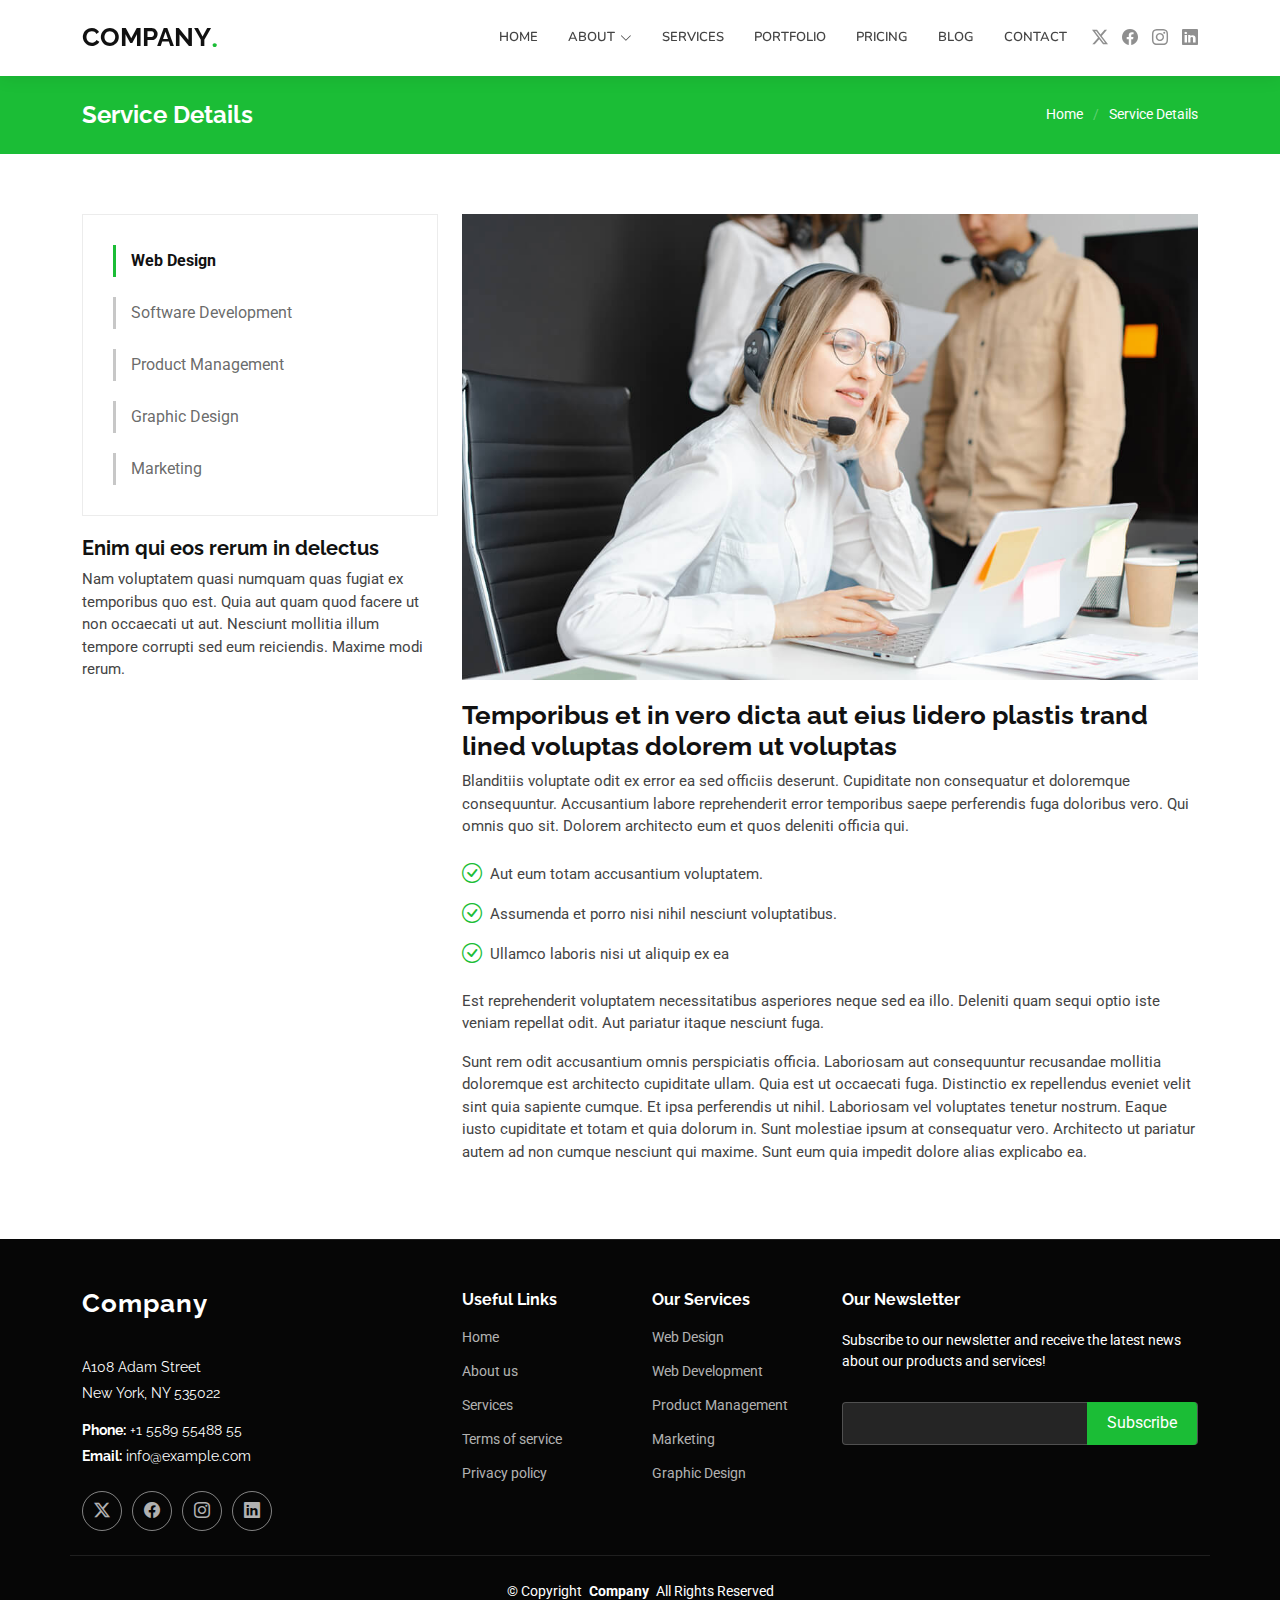
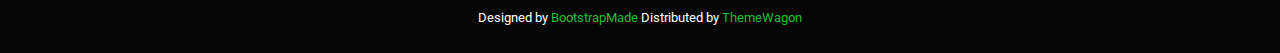
<file: App.Web/wwwroot/Company-1.0.0/service-details.html>
<!DOCTYPE html>
<html lang="en">

<head>
  <meta charset="utf-8">
  <meta content="width=device-width, initial-scale=1.0" name="viewport">
  <title>Service Details - Company Bootstrap Template</title>
  <meta name="description" content="">
  <meta name="keywords" content="">

  <!-- Favicons -->
  <link href="assets/img/favicon.png" rel="icon">
  <link href="assets/img/apple-touch-icon.png" rel="apple-touch-icon">

  <!-- Fonts -->
  <link href="https://fonts.googleapis.com" rel="preconnect">
  <link href="https://fonts.gstatic.com" rel="preconnect" crossorigin>
  <link href="https://fonts.googleapis.com/css2?family=Roboto:ital,wght@0,100;0,300;0,400;0,500;0,700;0,900;1,100;1,300;1,400;1,500;1,700;1,900&family=Raleway:ital,wght@0,100;0,200;0,300;0,400;0,500;0,600;0,700;0,800;0,900;1,100;1,200;1,300;1,400;1,500;1,600;1,700;1,800;1,900&family=Nunito:ital,wght@0,200;0,300;0,400;0,500;0,600;0,700;0,800;0,900;1,200;1,300;1,400;1,500;1,600;1,700;1,800;1,900&display=swap" rel="stylesheet">

  <!-- Vendor CSS Files -->
  <link href="assets/vendor/bootstrap/css/bootstrap.min.css" rel="stylesheet">
  <link href="assets/vendor/bootstrap-icons/bootstrap-icons.css" rel="stylesheet">
  <link href="assets/vendor/aos/aos.css" rel="stylesheet">
  <link href="assets/vendor/glightbox/css/glightbox.min.css" rel="stylesheet">
  <link href="assets/vendor/swiper/swiper-bundle.min.css" rel="stylesheet">

  <!-- Main CSS File -->
  <link href="assets/css/main.css" rel="stylesheet">

  <!-- =======================================================
  * Template Name: Company
  * Template URL: https://bootstrapmade.com/company-free-html-bootstrap-template/
  * Updated: Aug 07 2024 with Bootstrap v5.3.3
  * Author: BootstrapMade.com
  * License: https://bootstrapmade.com/license/
  ======================================================== -->
</head>

<body class="service-details-page">

  <header id="header" class="header d-flex align-items-center sticky-top">
    <div class="container position-relative d-flex align-items-center">

      <a href="index.html" class="logo d-flex align-items-center me-auto">
        <!-- Uncomment the line below if you also wish to use an image logo -->
        <!-- <img src="assets/img/logo.png" alt=""> -->
        <h1 class="sitename">Company</h1><span>.</span>
      </a>

      <nav id="navmenu" class="navmenu">
        <ul>
          <li><a href="#hero">Home</a></li>
          <li class="dropdown"><a href="about.html"><span>About</span> <i class="bi bi-chevron-down toggle-dropdown"></i></a>
            <ul>
              <li><a href="team.html">Team</a></li>
              <li><a href="testimonials.html">Testimonials</a></li>
              <li class="dropdown"><a href="#"><span>Deep Dropdown</span> <i class="bi bi-chevron-down toggle-dropdown"></i></a>
                <ul>
                  <li><a href="#">Deep Dropdown 1</a></li>
                  <li><a href="#">Deep Dropdown 2</a></li>
                  <li><a href="#">Deep Dropdown 3</a></li>
                  <li><a href="#">Deep Dropdown 4</a></li>
                  <li><a href="#">Deep Dropdown 5</a></li>
                </ul>
              </li>
            </ul>
          </li>
          <li><a href="services.html">Services</a></li>
          <li><a href="portfolio.html">Portfolio</a></li>
          <li><a href="pricing.html">Pricing</a></li>
          <li><a href="blog.html">Blog</a></li>
          <li><a href="contact.html">Contact</a></li>
        </ul>
        <i class="mobile-nav-toggle d-xl-none bi bi-list"></i>
      </nav>

      <div class="header-social-links">
        <a href="#" class="twitter"><i class="bi bi-twitter-x"></i></a>
        <a href="#" class="facebook"><i class="bi bi-facebook"></i></a>
        <a href="#" class="instagram"><i class="bi bi-instagram"></i></a>
        <a href="#" class="linkedin"><i class="bi bi-linkedin"></i></a>
      </div>

    </div>
  </header>

  <main class="main">

    <!-- Page Title -->
    <div class="page-title accent-background">
      <div class="container d-lg-flex justify-content-between align-items-center">
        <h1 class="mb-2 mb-lg-0">Service Details</h1>
        <nav class="breadcrumbs">
          <ol>
            <li><a href="index.html">Home</a></li>
            <li class="current">Service Details</li>
          </ol>
        </nav>
      </div>
    </div><!-- End Page Title -->

    <!-- Service Details Section -->
    <section id="service-details" class="service-details section">

      <div class="container">

        <div class="row gy-4">

          <div class="col-lg-4" data-aos="fade-up" data-aos-delay="100">
            <div class="services-list">
              <a href="#" class="active">Web Design</a>
              <a href="#">Software Development</a>
              <a href="#">Product Management</a>
              <a href="#">Graphic Design</a>
              <a href="#">Marketing</a>
            </div>

            <h4>Enim qui eos rerum in delectus</h4>
            <p>Nam voluptatem quasi numquam quas fugiat ex temporibus quo est. Quia aut quam quod facere ut non occaecati ut aut. Nesciunt mollitia illum tempore corrupti sed eum reiciendis. Maxime modi rerum.</p>
          </div>

          <div class="col-lg-8" data-aos="fade-up" data-aos-delay="200">
            <img src="assets/img/services.jpg" alt="" class="img-fluid services-img">
            <h3>Temporibus et in vero dicta aut eius lidero plastis trand lined voluptas dolorem ut voluptas</h3>
            <p>
              Blanditiis voluptate odit ex error ea sed officiis deserunt. Cupiditate non consequatur et doloremque consequuntur. Accusantium labore reprehenderit error temporibus saepe perferendis fuga doloribus vero. Qui omnis quo sit. Dolorem architecto eum et quos deleniti officia qui.
            </p>
            <ul>
              <li><i class="bi bi-check-circle"></i> <span>Aut eum totam accusantium voluptatem.</span></li>
              <li><i class="bi bi-check-circle"></i> <span>Assumenda et porro nisi nihil nesciunt voluptatibus.</span></li>
              <li><i class="bi bi-check-circle"></i> <span>Ullamco laboris nisi ut aliquip ex ea</span></li>
            </ul>
            <p>
              Est reprehenderit voluptatem necessitatibus asperiores neque sed ea illo. Deleniti quam sequi optio iste veniam repellat odit. Aut pariatur itaque nesciunt fuga.
            </p>
            <p>
              Sunt rem odit accusantium omnis perspiciatis officia. Laboriosam aut consequuntur recusandae mollitia doloremque est architecto cupiditate ullam. Quia est ut occaecati fuga. Distinctio ex repellendus eveniet velit sint quia sapiente cumque. Et ipsa perferendis ut nihil. Laboriosam vel voluptates tenetur nostrum. Eaque iusto cupiditate et totam et quia dolorum in. Sunt molestiae ipsum at consequatur vero. Architecto ut pariatur autem ad non cumque nesciunt qui maxime. Sunt eum quia impedit dolore alias explicabo ea.
            </p>
          </div>

        </div>

      </div>

    </section><!-- /Service Details Section -->

  </main>

  <footer id="footer" class="footer dark-background">

    <div class="container footer-top">
      <div class="row gy-4">
        <div class="col-lg-4 col-md-6 footer-about">
          <a href="index.html" class="logo d-flex align-items-center">
            <span class="sitename">Company</span>
          </a>
          <div class="footer-contact pt-3">
            <p>A108 Adam Street</p>
            <p>New York, NY 535022</p>
            <p class="mt-3"><strong>Phone:</strong> <span>+1 5589 55488 55</span></p>
            <p><strong>Email:</strong> <span>info@example.com</span></p>
          </div>
          <div class="social-links d-flex mt-4">
            <a href=""><i class="bi bi-twitter-x"></i></a>
            <a href=""><i class="bi bi-facebook"></i></a>
            <a href=""><i class="bi bi-instagram"></i></a>
            <a href=""><i class="bi bi-linkedin"></i></a>
          </div>
        </div>

        <div class="col-lg-2 col-md-3 footer-links">
          <h4>Useful Links</h4>
          <ul>
            <li><a href="#">Home</a></li>
            <li><a href="#">About us</a></li>
            <li><a href="#">Services</a></li>
            <li><a href="#">Terms of service</a></li>
            <li><a href="#">Privacy policy</a></li>
          </ul>
        </div>

        <div class="col-lg-2 col-md-3 footer-links">
          <h4>Our Services</h4>
          <ul>
            <li><a href="#">Web Design</a></li>
            <li><a href="#">Web Development</a></li>
            <li><a href="#">Product Management</a></li>
            <li><a href="#">Marketing</a></li>
            <li><a href="#">Graphic Design</a></li>
          </ul>
        </div>

        <div class="col-lg-4 col-md-12 footer-newsletter">
          <h4>Our Newsletter</h4>
          <p>Subscribe to our newsletter and receive the latest news about our products and services!</p>
          <form action="forms/newsletter.php" method="post" class="php-email-form">
            <div class="newsletter-form"><input type="email" name="email"><input type="submit" value="Subscribe"></div>
            <div class="loading">Loading</div>
            <div class="error-message"></div>
            <div class="sent-message">Your subscription request has been sent. Thank you!</div>
          </form>
        </div>

      </div>
    </div>

    <div class="container copyright text-center mt-4">
      <p>© <span>Copyright</span> <strong class="px-1 sitename">Company</strong> <span>All Rights Reserved</span></p>
      <div class="credits">
        <!-- All the links in the footer should remain intact. -->
        <!-- You can delete the links only if you've purchased the pro version. -->
        <!-- Licensing information: https://bootstrapmade.com/license/ -->
        <!-- Purchase the pro version with working PHP/AJAX contact form: [buy-url] -->
        Designed by <a href="https://bootstrapmade.com/">BootstrapMade</a> Distributed by <a href=“https://themewagon.com>ThemeWagon
      </div>
    </div>

  </footer>

  <!-- Scroll Top -->
  <a href="#" id="scroll-top" class="scroll-top d-flex align-items-center justify-content-center"><i class="bi bi-arrow-up-short"></i></a>

  <!-- Preloader -->
  <div id="preloader"></div>

  <!-- Vendor JS Files -->
  <script src="assets/vendor/bootstrap/js/bootstrap.bundle.min.js"></script>
  <script src="assets/vendor/php-email-form/validate.js"></script>
  <script src="assets/vendor/aos/aos.js"></script>
  <script src="assets/vendor/glightbox/js/glightbox.min.js"></script>
  <script src="assets/vendor/imagesloaded/imagesloaded.pkgd.min.js"></script>
  <script src="assets/vendor/isotope-layout/isotope.pkgd.min.js"></script>
  <script src="assets/vendor/waypoints/noframework.waypoints.js"></script>
  <script src="assets/vendor/swiper/swiper-bundle.min.js"></script>

  <!-- Main JS File -->
  <script src="assets/js/main.js"></script>

</body>

</html>
</file>
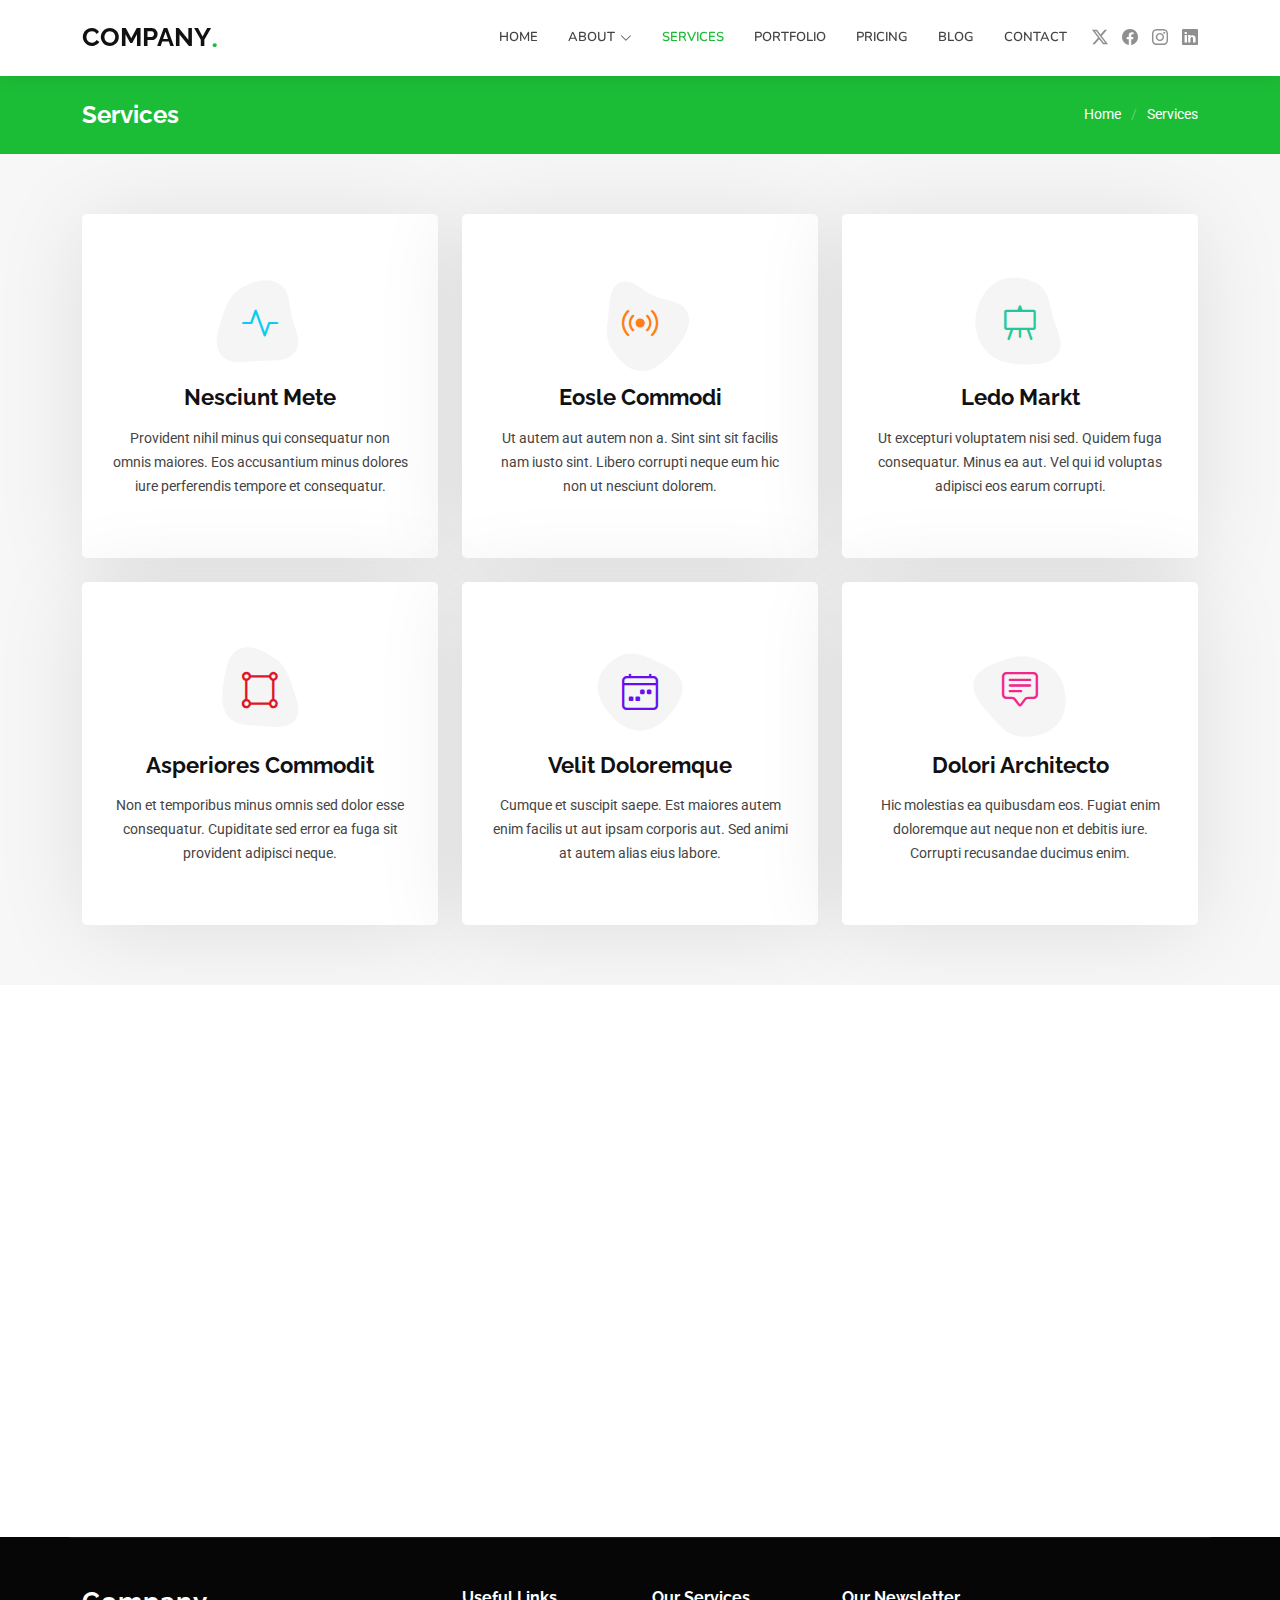
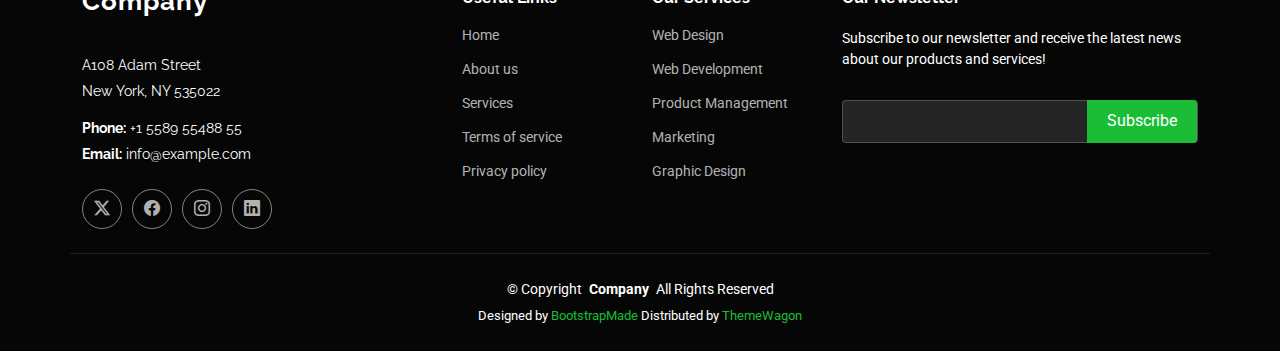
<file: App.Web/wwwroot/Company-1.0.0/services.html>
<!DOCTYPE html>
<html lang="en">

<head>
  <meta charset="utf-8">
  <meta content="width=device-width, initial-scale=1.0" name="viewport">
  <title>Services - Company Bootstrap Template</title>
  <meta name="description" content="">
  <meta name="keywords" content="">

  <!-- Favicons -->
  <link href="assets/img/favicon.png" rel="icon">
  <link href="assets/img/apple-touch-icon.png" rel="apple-touch-icon">

  <!-- Fonts -->
  <link href="https://fonts.googleapis.com" rel="preconnect">
  <link href="https://fonts.gstatic.com" rel="preconnect" crossorigin>
  <link href="https://fonts.googleapis.com/css2?family=Roboto:ital,wght@0,100;0,300;0,400;0,500;0,700;0,900;1,100;1,300;1,400;1,500;1,700;1,900&family=Raleway:ital,wght@0,100;0,200;0,300;0,400;0,500;0,600;0,700;0,800;0,900;1,100;1,200;1,300;1,400;1,500;1,600;1,700;1,800;1,900&family=Nunito:ital,wght@0,200;0,300;0,400;0,500;0,600;0,700;0,800;0,900;1,200;1,300;1,400;1,500;1,600;1,700;1,800;1,900&display=swap" rel="stylesheet">

  <!-- Vendor CSS Files -->
  <link href="assets/vendor/bootstrap/css/bootstrap.min.css" rel="stylesheet">
  <link href="assets/vendor/bootstrap-icons/bootstrap-icons.css" rel="stylesheet">
  <link href="assets/vendor/aos/aos.css" rel="stylesheet">
  <link href="assets/vendor/glightbox/css/glightbox.min.css" rel="stylesheet">
  <link href="assets/vendor/swiper/swiper-bundle.min.css" rel="stylesheet">

  <!-- Main CSS File -->
  <link href="assets/css/main.css" rel="stylesheet">

  <!-- =======================================================
  * Template Name: Company
  * Template URL: https://bootstrapmade.com/company-free-html-bootstrap-template/
  * Updated: Aug 07 2024 with Bootstrap v5.3.3
  * Author: BootstrapMade.com
  * License: https://bootstrapmade.com/license/
  ======================================================== -->
</head>

<body class="services-page">

  <header id="header" class="header d-flex align-items-center sticky-top">
    <div class="container position-relative d-flex align-items-center">

      <a href="index.html" class="logo d-flex align-items-center me-auto">
        <!-- Uncomment the line below if you also wish to use an image logo -->
        <!-- <img src="assets/img/logo.png" alt=""> -->
        <h1 class="sitename">Company</h1><span>.</span>
      </a>

      <nav id="navmenu" class="navmenu">
        <ul>
          <li><a href="#hero">Home</a></li>
          <li class="dropdown"><a href="about.html"><span>About</span> <i class="bi bi-chevron-down toggle-dropdown"></i></a>
            <ul>
              <li><a href="team.html">Team</a></li>
              <li><a href="testimonials.html">Testimonials</a></li>
              <li class="dropdown"><a href="#"><span>Deep Dropdown</span> <i class="bi bi-chevron-down toggle-dropdown"></i></a>
                <ul>
                  <li><a href="#">Deep Dropdown 1</a></li>
                  <li><a href="#">Deep Dropdown 2</a></li>
                  <li><a href="#">Deep Dropdown 3</a></li>
                  <li><a href="#">Deep Dropdown 4</a></li>
                  <li><a href="#">Deep Dropdown 5</a></li>
                </ul>
              </li>
            </ul>
          </li>
          <li><a href="services.html" class="active">Services</a></li>
          <li><a href="portfolio.html">Portfolio</a></li>
          <li><a href="pricing.html">Pricing</a></li>
          <li><a href="blog.html">Blog</a></li>
          <li><a href="contact.html">Contact</a></li>
        </ul>
        <i class="mobile-nav-toggle d-xl-none bi bi-list"></i>
      </nav>

      <div class="header-social-links">
        <a href="#" class="twitter"><i class="bi bi-twitter-x"></i></a>
        <a href="#" class="facebook"><i class="bi bi-facebook"></i></a>
        <a href="#" class="instagram"><i class="bi bi-instagram"></i></a>
        <a href="#" class="linkedin"><i class="bi bi-linkedin"></i></a>
      </div>

    </div>
  </header>

  <main class="main">

    <!-- Page Title -->
    <div class="page-title accent-background">
      <div class="container d-lg-flex justify-content-between align-items-center">
        <h1 class="mb-2 mb-lg-0">Services</h1>
        <nav class="breadcrumbs">
          <ol>
            <li><a href="index.html">Home</a></li>
            <li class="current">Services</li>
          </ol>
        </nav>
      </div>
    </div><!-- End Page Title -->

    <!-- Services Section -->
    <section id="services" class="services section light-background">

      <div class="container">

        <div class="row gy-4">

          <div class="col-lg-4 col-md-6" data-aos="fade-up" data-aos-delay="100">
            <div class="service-item item-cyan position-relative">
              <div class="icon">
                <svg width="100" height="100" viewBox="0 0 600 600" xmlns="http://www.w3.org/2000/svg">
                  <path stroke="none" stroke-width="0" fill="#f5f5f5" d="M300,521.0016835830174C376.1290562159157,517.8887921683347,466.0731472004068,529.7835943286574,510.70327084640275,468.03025145048787C554.3714126377745,407.6079735673963,508.03601936045806,328.9844924480964,491.2728898941984,256.3432110539036C474.5976632858925,184.082847569629,479.9380746630129,96.60480741107993,416.23090153303,58.64404602377083C348.86323505073057,18.502131276798302,261.93793281208167,40.57373210992963,193.5410806939664,78.93577620505333C130.42746243093433,114.334589627462,98.30271207620316,179.96522072025542,76.75703585869454,249.04625023123273C51.97151888228291,328.5150500222984,13.704378332031375,421.85034740162234,66.52175969318436,486.19268352777647C119.04800174914682,550.1803526380478,217.28368757567262,524.383925680826,300,521.0016835830174"></path>
                </svg>
                <i class="bi bi-activity"></i>
              </div>
              <a href="service-details.html" class="stretched-link">
                <h3>Nesciunt Mete</h3>
              </a>
              <p>Provident nihil minus qui consequatur non omnis maiores. Eos accusantium minus dolores iure perferendis tempore et consequatur.</p>
            </div>
          </div><!-- End Service Item -->

          <div class="col-lg-4 col-md-6" data-aos="fade-up" data-aos-delay="200">
            <div class="service-item item-orange position-relative">
              <div class="icon">
                <svg width="100" height="100" viewBox="0 0 600 600" xmlns="http://www.w3.org/2000/svg">
                  <path stroke="none" stroke-width="0" fill="#f5f5f5" d="M300,582.0697525312426C382.5290701553225,586.8405444964366,449.9789794690241,525.3245884688669,502.5850820975895,461.55621195738473C556.606425686781,396.0723002908107,615.8543463187945,314.28637112970534,586.6730223649479,234.56875336149918C558.9533121215079,158.8439757836574,454.9685369536778,164.00468322053177,381.49747125262974,130.76875717737553C312.15926192815925,99.40240125094834,248.97055460311594,18.661163978235184,179.8680185752513,50.54337015887873C110.5421016452524,82.52863877960104,119.82277516462835,180.83849132639028,109.12597500060166,256.43424936330496C100.08760227029461,320.3096726198365,92.17705696193138,384.0621239912766,124.79988738764834,439.7174275375508C164.83382741302287,508.01625554203684,220.96474134820875,577.5009287672846,300,582.0697525312426"></path>
                </svg>
                <i class="bi bi-broadcast"></i>
              </div>
              <a href="service-details.html" class="stretched-link">
                <h3>Eosle Commodi</h3>
              </a>
              <p>Ut autem aut autem non a. Sint sint sit facilis nam iusto sint. Libero corrupti neque eum hic non ut nesciunt dolorem.</p>
            </div>
          </div><!-- End Service Item -->

          <div class="col-lg-4 col-md-6" data-aos="fade-up" data-aos-delay="300">
            <div class="service-item item-teal position-relative">
              <div class="icon">
                <svg width="100" height="100" viewBox="0 0 600 600" xmlns="http://www.w3.org/2000/svg">
                  <path stroke="none" stroke-width="0" fill="#f5f5f5" d="M300,541.5067337569781C382.14930387511276,545.0595476570109,479.8736841581634,548.3450877840088,526.4010558755058,480.5488172755941C571.5218469581645,414.80211281144784,517.5187510058486,332.0715597781072,496.52539010469104,255.14436215662573C477.37192572678356,184.95920475031193,473.57363656557914,105.61284051026155,413.0603344069578,65.22779650032875C343.27470386102294,18.654635553484475,251.2091493199835,5.337323636656869,175.0934190732945,40.62881213300186C97.87086631185822,76.43348514350839,51.98124368387456,156.15599469081315,36.44837278890362,239.84606092416172C21.716077023791087,319.22268207091537,43.775223500013084,401.1760424656574,96.891909868211,461.97329694683043C147.22146801428983,519.5804099606455,223.5754009179313,538.201503339737,300,541.5067337569781"></path>
                </svg>
                <i class="bi bi-easel"></i>
              </div>
              <a href="service-details.html" class="stretched-link">
                <h3>Ledo Markt</h3>
              </a>
              <p>Ut excepturi voluptatem nisi sed. Quidem fuga consequatur. Minus ea aut. Vel qui id voluptas adipisci eos earum corrupti.</p>
            </div>
          </div><!-- End Service Item -->

          <div class="col-lg-4 col-md-6" data-aos="fade-up" data-aos-delay="400">
            <div class="service-item item-red position-relative">
              <div class="icon">
                <svg width="100" height="100" viewBox="0 0 600 600" xmlns="http://www.w3.org/2000/svg">
                  <path stroke="none" stroke-width="0" fill="#f5f5f5" d="M300,503.46388370962813C374.79870501325706,506.71871716319447,464.8034551963731,527.1746412648533,510.4981551193396,467.86667711651364C555.9287308511215,408.9015244558933,512.6030010748507,327.5744911775523,490.211057578863,256.5855673507754C471.097692560561,195.9906835881958,447.69079081568157,138.11976852964426,395.19560036434837,102.3242989838813C329.3053358748298,57.3949838291264,248.02791733380457,8.279543830951368,175.87071277845988,42.242879143198664C103.41431057327972,76.34704239035025,93.79494320519305,170.9812938413882,81.28167332365135,250.07896920659033C70.17666984294237,320.27484674793965,64.84698225790005,396.69656628748305,111.28512138212992,450.4950937839243C156.20124167950087,502.5303643271138,231.32542653798444,500.4755392045468,300,503.46388370962813"></path>
                </svg>
                <i class="bi bi-bounding-box-circles"></i>
              </div>
              <a href="service-details.html" class="stretched-link">
                <h3>Asperiores Commodit</h3>
              </a>
              <p>Non et temporibus minus omnis sed dolor esse consequatur. Cupiditate sed error ea fuga sit provident adipisci neque.</p>
              <a href="service-details.html" class="stretched-link"></a>
            </div>
          </div><!-- End Service Item -->

          <div class="col-lg-4 col-md-6" data-aos="fade-up" data-aos-delay="500">
            <div class="service-item item-indigo position-relative">
              <div class="icon">
                <svg width="100" height="100" viewBox="0 0 600 600" xmlns="http://www.w3.org/2000/svg">
                  <path stroke="none" stroke-width="0" fill="#f5f5f5" d="M300,532.3542879108572C369.38199826031484,532.3153073249985,429.10787420159085,491.63046689027357,474.5244479745417,439.17860296908856C522.8885846962883,383.3225815378663,569.1668002868075,314.3205725914397,550.7432151929288,242.7694973846089C532.6665558377875,172.5657663291529,456.2379748765914,142.6223662098291,390.3689995646985,112.34683881706744C326.66090330228417,83.06452184765237,258.84405631176094,53.51806209861945,193.32584062364296,78.48882559362697C121.61183558270385,105.82097193414197,62.805066853699245,167.19869350419734,48.57481801355237,242.6138429142374C34.843463184063346,315.3850353017275,76.69343916112496,383.4422959591041,125.22947124332185,439.3748458443577C170.7312796277747,491.8107796887764,230.57421082200815,532.3932930995766,300,532.3542879108572"></path>
                </svg>
                <i class="bi bi-calendar4-week icon"></i>
              </div>
              <a href="service-details.html" class="stretched-link">
                <h3>Velit Doloremque</h3>
              </a>
              <p>Cumque et suscipit saepe. Est maiores autem enim facilis ut aut ipsam corporis aut. Sed animi at autem alias eius labore.</p>
              <a href="service-details.html" class="stretched-link"></a>
            </div>
          </div><!-- End Service Item -->

          <div class="col-lg-4 col-md-6" data-aos="fade-up" data-aos-delay="600">
            <div class="service-item item-pink position-relative">
              <div class="icon">
                <svg width="100" height="100" viewBox="0 0 600 600" xmlns="http://www.w3.org/2000/svg">
                  <path stroke="none" stroke-width="0" fill="#f5f5f5" d="M300,566.797414625762C385.7384707136149,576.1784315230908,478.7894351017131,552.8928747891023,531.9192734346935,484.94944893311C584.6109503024035,417.5663521118492,582.489472248146,322.67544863468447,553.9536738515405,242.03673114598146C529.1557734026468,171.96086150256528,465.24506316201064,127.66468636344209,395.9583748389544,100.7403814666027C334.2173773831606,76.7482773500951,269.4350130405921,84.62216499799875,207.1952322260088,107.2889140133804C132.92018162631612,134.33871894543012,41.79353780512637,160.00259165414826,22.644507872594943,236.69541883565114C3.319112789854554,314.0945973066697,72.72355303640163,379.243833228382,124.04198916343866,440.3218312028393C172.9286146004772,498.5055451809895,224.45579914871206,558.5317968840102,300,566.797414625762"></path>
                </svg>
                <i class="bi bi-chat-square-text"></i>
              </div>
              <a href="service-details.html" class="stretched-link">
                <h3>Dolori Architecto</h3>
              </a>
              <p>Hic molestias ea quibusdam eos. Fugiat enim doloremque aut neque non et debitis iure. Corrupti recusandae ducimus enim.</p>
              <a href="service-details.html" class="stretched-link"></a>
            </div>
          </div><!-- End Service Item -->

        </div>

      </div>

    </section><!-- /Services Section -->

    <!-- Features Section -->
    <section id="features" class="features section">

      <!-- Section Title -->
      <div class="container section-title" data-aos="fade-up">
        <h2>Features</h2>
        <p>Necessitatibus eius consequatur ex aliquid fuga eum quidem sint consectetur velit</p>
      </div><!-- End Section Title -->

      <div class="container">

        <div class="row gy-4">

          <div class="col-lg-3 col-md-4" data-aos="fade-up" data-aos-delay="100">
            <div class="features-item">
              <i class="bi bi-eye" style="color: #ffbb2c;"></i>
              <h3><a href="" class="stretched-link">Lorem Ipsum</a></h3>
            </div>
          </div><!-- End Feature Item -->

          <div class="col-lg-3 col-md-4" data-aos="fade-up" data-aos-delay="200">
            <div class="features-item">
              <i class="bi bi-infinity" style="color: #5578ff;"></i>
              <h3><a href="" class="stretched-link">Dolor Sitema</a></h3>
            </div>
          </div><!-- End Feature Item -->

          <div class="col-lg-3 col-md-4" data-aos="fade-up" data-aos-delay="300">
            <div class="features-item">
              <i class="bi bi-mortarboard" style="color: #e80368;"></i>
              <h3><a href="" class="stretched-link">Sed perspiciatis</a></h3>
            </div>
          </div><!-- End Feature Item -->

          <div class="col-lg-3 col-md-4" data-aos="fade-up" data-aos-delay="400">
            <div class="features-item">
              <i class="bi bi-nut" style="color: #e361ff;"></i>
              <h3><a href="" class="stretched-link">Magni Dolores</a></h3>
            </div>
          </div><!-- End Feature Item -->

          <div class="col-lg-3 col-md-4" data-aos="fade-up" data-aos-delay="500">
            <div class="features-item">
              <i class="bi bi-shuffle" style="color: #47aeff;"></i>
              <h3><a href="" class="stretched-link">Nemo Enim</a></h3>
            </div>
          </div><!-- End Feature Item -->

          <div class="col-lg-3 col-md-4" data-aos="fade-up" data-aos-delay="600">
            <div class="features-item">
              <i class="bi bi-star" style="color: #ffa76e;"></i>
              <h3><a href="" class="stretched-link">Eiusmod Tempor</a></h3>
            </div>
          </div><!-- End Feature Item -->

          <div class="col-lg-3 col-md-4" data-aos="fade-up" data-aos-delay="700">
            <div class="features-item">
              <i class="bi bi-x-diamond" style="color: #11dbcf;"></i>
              <h3><a href="" class="stretched-link">Midela Teren</a></h3>
            </div>
          </div><!-- End Feature Item -->

          <div class="col-lg-3 col-md-4" data-aos="fade-up" data-aos-delay="800">
            <div class="features-item">
              <i class="bi bi-camera-video" style="color: #4233ff;"></i>
              <h3><a href="" class="stretched-link">Pira Neve</a></h3>
            </div>
          </div><!-- End Feature Item -->

          <div class="col-lg-3 col-md-4" data-aos="fade-up" data-aos-delay="900">
            <div class="features-item">
              <i class="bi bi-command" style="color: #b2904f;"></i>
              <h3><a href="" class="stretched-link">Dirada Pack</a></h3>
            </div>
          </div><!-- End Feature Item -->

          <div class="col-lg-3 col-md-4" data-aos="fade-up" data-aos-delay="1000">
            <div class="features-item">
              <i class="bi bi-dribbble" style="color: #b20969;"></i>
              <h3><a href="" class="stretched-link">Moton Ideal</a></h3>
            </div>
          </div><!-- End Feature Item -->

          <div class="col-lg-3 col-md-4" data-aos="fade-up" data-aos-delay="1100">
            <div class="features-item">
              <i class="bi bi-activity" style="color: #ff5828;"></i>
              <h3><a href="" class="stretched-link">Verdo Park</a></h3>
            </div>
          </div><!-- End Feature Item -->

          <div class="col-lg-3 col-md-4" data-aos="fade-up" data-aos-delay="1200">
            <div class="features-item">
              <i class="bi bi-brightness-high" style="color: #29cc61;"></i>
              <h3><a href="" class="stretched-link">Flavor Nivelanda</a></h3>
            </div>
          </div><!-- End Feature Item -->

        </div>

      </div>

    </section><!-- /Features Section -->

  </main>

  <footer id="footer" class="footer dark-background">

    <div class="container footer-top">
      <div class="row gy-4">
        <div class="col-lg-4 col-md-6 footer-about">
          <a href="index.html" class="logo d-flex align-items-center">
            <span class="sitename">Company</span>
          </a>
          <div class="footer-contact pt-3">
            <p>A108 Adam Street</p>
            <p>New York, NY 535022</p>
            <p class="mt-3"><strong>Phone:</strong> <span>+1 5589 55488 55</span></p>
            <p><strong>Email:</strong> <span>info@example.com</span></p>
          </div>
          <div class="social-links d-flex mt-4">
            <a href=""><i class="bi bi-twitter-x"></i></a>
            <a href=""><i class="bi bi-facebook"></i></a>
            <a href=""><i class="bi bi-instagram"></i></a>
            <a href=""><i class="bi bi-linkedin"></i></a>
          </div>
        </div>

        <div class="col-lg-2 col-md-3 footer-links">
          <h4>Useful Links</h4>
          <ul>
            <li><a href="#">Home</a></li>
            <li><a href="#">About us</a></li>
            <li><a href="#">Services</a></li>
            <li><a href="#">Terms of service</a></li>
            <li><a href="#">Privacy policy</a></li>
          </ul>
        </div>

        <div class="col-lg-2 col-md-3 footer-links">
          <h4>Our Services</h4>
          <ul>
            <li><a href="#">Web Design</a></li>
            <li><a href="#">Web Development</a></li>
            <li><a href="#">Product Management</a></li>
            <li><a href="#">Marketing</a></li>
            <li><a href="#">Graphic Design</a></li>
          </ul>
        </div>

        <div class="col-lg-4 col-md-12 footer-newsletter">
          <h4>Our Newsletter</h4>
          <p>Subscribe to our newsletter and receive the latest news about our products and services!</p>
          <form action="forms/newsletter.php" method="post" class="php-email-form">
            <div class="newsletter-form"><input type="email" name="email"><input type="submit" value="Subscribe"></div>
            <div class="loading">Loading</div>
            <div class="error-message"></div>
            <div class="sent-message">Your subscription request has been sent. Thank you!</div>
          </form>
        </div>

      </div>
    </div>

    <div class="container copyright text-center mt-4">
      <p>© <span>Copyright</span> <strong class="px-1 sitename">Company</strong> <span>All Rights Reserved</span></p>
      <div class="credits">
        <!-- All the links in the footer should remain intact. -->
        <!-- You can delete the links only if you've purchased the pro version. -->
        <!-- Licensing information: https://bootstrapmade.com/license/ -->
        <!-- Purchase the pro version with working PHP/AJAX contact form: [buy-url] -->
        Designed by <a href="https://bootstrapmade.com/">BootstrapMade</a> Distributed by <a href=“https://themewagon.com>ThemeWagon
      </div>
    </div>

  </footer>

  <!-- Scroll Top -->
  <a href="#" id="scroll-top" class="scroll-top d-flex align-items-center justify-content-center"><i class="bi bi-arrow-up-short"></i></a>

  <!-- Preloader -->
  <div id="preloader"></div>

  <!-- Vendor JS Files -->
  <script src="assets/vendor/bootstrap/js/bootstrap.bundle.min.js"></script>
  <script src="assets/vendor/php-email-form/validate.js"></script>
  <script src="assets/vendor/aos/aos.js"></script>
  <script src="assets/vendor/glightbox/js/glightbox.min.js"></script>
  <script src="assets/vendor/imagesloaded/imagesloaded.pkgd.min.js"></script>
  <script src="assets/vendor/isotope-layout/isotope.pkgd.min.js"></script>
  <script src="assets/vendor/waypoints/noframework.waypoints.js"></script>
  <script src="assets/vendor/swiper/swiper-bundle.min.js"></script>

  <!-- Main JS File -->
  <script src="assets/js/main.js"></script>

</body>

</html>
</file>
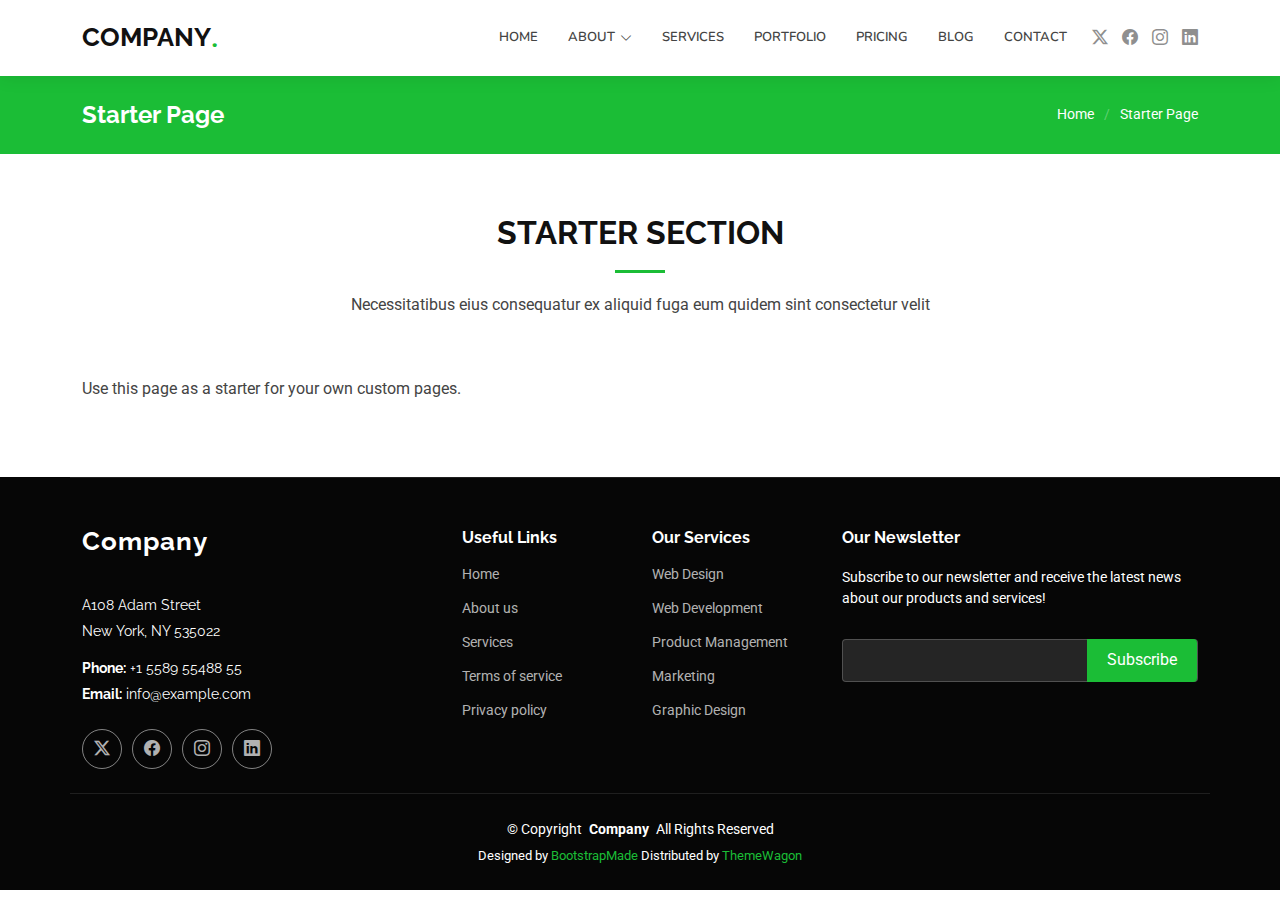
<file: App.Web/wwwroot/Company-1.0.0/starter-page.html>
<!DOCTYPE html>
<html lang="en">

<head>
  <meta charset="utf-8">
  <meta content="width=device-width, initial-scale=1.0" name="viewport">
  <title>Starter Page - Company Bootstrap Template</title>
  <meta name="description" content="">
  <meta name="keywords" content="">

  <!-- Favicons -->
  <link href="assets/img/favicon.png" rel="icon">
  <link href="assets/img/apple-touch-icon.png" rel="apple-touch-icon">

  <!-- Fonts -->
  <link href="https://fonts.googleapis.com" rel="preconnect">
  <link href="https://fonts.gstatic.com" rel="preconnect" crossorigin>
  <link href="https://fonts.googleapis.com/css2?family=Roboto:ital,wght@0,100;0,300;0,400;0,500;0,700;0,900;1,100;1,300;1,400;1,500;1,700;1,900&family=Raleway:ital,wght@0,100;0,200;0,300;0,400;0,500;0,600;0,700;0,800;0,900;1,100;1,200;1,300;1,400;1,500;1,600;1,700;1,800;1,900&family=Nunito:ital,wght@0,200;0,300;0,400;0,500;0,600;0,700;0,800;0,900;1,200;1,300;1,400;1,500;1,600;1,700;1,800;1,900&display=swap" rel="stylesheet">

  <!-- Vendor CSS Files -->
  <link href="assets/vendor/bootstrap/css/bootstrap.min.css" rel="stylesheet">
  <link href="assets/vendor/bootstrap-icons/bootstrap-icons.css" rel="stylesheet">
  <link href="assets/vendor/aos/aos.css" rel="stylesheet">
  <link href="assets/vendor/glightbox/css/glightbox.min.css" rel="stylesheet">
  <link href="assets/vendor/swiper/swiper-bundle.min.css" rel="stylesheet">

  <!-- Main CSS File -->
  <link href="assets/css/main.css" rel="stylesheet">

  <!-- =======================================================
  * Template Name: Company
  * Template URL: https://bootstrapmade.com/company-free-html-bootstrap-template/
  * Updated: Aug 07 2024 with Bootstrap v5.3.3
  * Author: BootstrapMade.com
  * License: https://bootstrapmade.com/license/
  ======================================================== -->
</head>

<body class="starter-page-page">

  <header id="header" class="header d-flex align-items-center sticky-top">
    <div class="container position-relative d-flex align-items-center">

      <a href="index.html" class="logo d-flex align-items-center me-auto">
        <!-- Uncomment the line below if you also wish to use an image logo -->
        <!-- <img src="assets/img/logo.png" alt=""> -->
        <h1 class="sitename">Company</h1><span>.</span>
      </a>

      <nav id="navmenu" class="navmenu">
        <ul>
          <li><a href="#hero">Home</a></li>
          <li class="dropdown"><a href="about.html"><span>About</span> <i class="bi bi-chevron-down toggle-dropdown"></i></a>
            <ul>
              <li><a href="team.html">Team</a></li>
              <li><a href="testimonials.html">Testimonials</a></li>
              <li class="dropdown"><a href="#"><span>Deep Dropdown</span> <i class="bi bi-chevron-down toggle-dropdown"></i></a>
                <ul>
                  <li><a href="#">Deep Dropdown 1</a></li>
                  <li><a href="#">Deep Dropdown 2</a></li>
                  <li><a href="#">Deep Dropdown 3</a></li>
                  <li><a href="#">Deep Dropdown 4</a></li>
                  <li><a href="#">Deep Dropdown 5</a></li>
                </ul>
              </li>
            </ul>
          </li>
          <li><a href="services.html">Services</a></li>
          <li><a href="portfolio.html">Portfolio</a></li>
          <li><a href="pricing.html">Pricing</a></li>
          <li><a href="blog.html">Blog</a></li>
          <li><a href="contact.html">Contact</a></li>
        </ul>
        <i class="mobile-nav-toggle d-xl-none bi bi-list"></i>
      </nav>

      <div class="header-social-links">
        <a href="#" class="twitter"><i class="bi bi-twitter-x"></i></a>
        <a href="#" class="facebook"><i class="bi bi-facebook"></i></a>
        <a href="#" class="instagram"><i class="bi bi-instagram"></i></a>
        <a href="#" class="linkedin"><i class="bi bi-linkedin"></i></a>
      </div>

    </div>
  </header>

  <main class="main">

    <!-- Page Title -->
    <div class="page-title accent-background">
      <div class="container d-lg-flex justify-content-between align-items-center">
        <h1 class="mb-2 mb-lg-0">Starter Page</h1>
        <nav class="breadcrumbs">
          <ol>
            <li><a href="index.html">Home</a></li>
            <li class="current">Starter Page</li>
          </ol>
        </nav>
      </div>
    </div><!-- End Page Title -->

    <!-- Starter Section Section -->
    <section id="starter-section" class="starter-section section">

      <!-- Section Title -->
      <div class="container section-title" data-aos="fade-up">
        <h2>Starter Section</h2>
        <p>Necessitatibus eius consequatur ex aliquid fuga eum quidem sint consectetur velit</p>
      </div><!-- End Section Title -->

      <div class="container" data-aos="fade-up">
        <p>Use this page as a starter for your own custom pages.</p>
      </div>

    </section><!-- /Starter Section Section -->

  </main>

  <footer id="footer" class="footer dark-background">

    <div class="container footer-top">
      <div class="row gy-4">
        <div class="col-lg-4 col-md-6 footer-about">
          <a href="index.html" class="logo d-flex align-items-center">
            <span class="sitename">Company</span>
          </a>
          <div class="footer-contact pt-3">
            <p>A108 Adam Street</p>
            <p>New York, NY 535022</p>
            <p class="mt-3"><strong>Phone:</strong> <span>+1 5589 55488 55</span></p>
            <p><strong>Email:</strong> <span>info@example.com</span></p>
          </div>
          <div class="social-links d-flex mt-4">
            <a href=""><i class="bi bi-twitter-x"></i></a>
            <a href=""><i class="bi bi-facebook"></i></a>
            <a href=""><i class="bi bi-instagram"></i></a>
            <a href=""><i class="bi bi-linkedin"></i></a>
          </div>
        </div>

        <div class="col-lg-2 col-md-3 footer-links">
          <h4>Useful Links</h4>
          <ul>
            <li><a href="#">Home</a></li>
            <li><a href="#">About us</a></li>
            <li><a href="#">Services</a></li>
            <li><a href="#">Terms of service</a></li>
            <li><a href="#">Privacy policy</a></li>
          </ul>
        </div>

        <div class="col-lg-2 col-md-3 footer-links">
          <h4>Our Services</h4>
          <ul>
            <li><a href="#">Web Design</a></li>
            <li><a href="#">Web Development</a></li>
            <li><a href="#">Product Management</a></li>
            <li><a href="#">Marketing</a></li>
            <li><a href="#">Graphic Design</a></li>
          </ul>
        </div>

        <div class="col-lg-4 col-md-12 footer-newsletter">
          <h4>Our Newsletter</h4>
          <p>Subscribe to our newsletter and receive the latest news about our products and services!</p>
          <form action="forms/newsletter.php" method="post" class="php-email-form">
            <div class="newsletter-form"><input type="email" name="email"><input type="submit" value="Subscribe"></div>
            <div class="loading">Loading</div>
            <div class="error-message"></div>
            <div class="sent-message">Your subscription request has been sent. Thank you!</div>
          </form>
        </div>

      </div>
    </div>

    <div class="container copyright text-center mt-4">
      <p>© <span>Copyright</span> <strong class="px-1 sitename">Company</strong> <span>All Rights Reserved</span></p>
      <div class="credits">
        <!-- All the links in the footer should remain intact. -->
        <!-- You can delete the links only if you've purchased the pro version. -->
        <!-- Licensing information: https://bootstrapmade.com/license/ -->
        <!-- Purchase the pro version with working PHP/AJAX contact form: [buy-url] -->
        Designed by <a href="https://bootstrapmade.com/">BootstrapMade</a> Distributed by <a href=“https://themewagon.com>ThemeWagon
      </div>
    </div>

  </footer>

  <!-- Scroll Top -->
  <a href="#" id="scroll-top" class="scroll-top d-flex align-items-center justify-content-center"><i class="bi bi-arrow-up-short"></i></a>

  <!-- Preloader -->
  <div id="preloader"></div>

  <!-- Vendor JS Files -->
  <script src="assets/vendor/bootstrap/js/bootstrap.bundle.min.js"></script>
  <script src="assets/vendor/php-email-form/validate.js"></script>
  <script src="assets/vendor/aos/aos.js"></script>
  <script src="assets/vendor/glightbox/js/glightbox.min.js"></script>
  <script src="assets/vendor/imagesloaded/imagesloaded.pkgd.min.js"></script>
  <script src="assets/vendor/isotope-layout/isotope.pkgd.min.js"></script>
  <script src="assets/vendor/waypoints/noframework.waypoints.js"></script>
  <script src="assets/vendor/swiper/swiper-bundle.min.js"></script>

  <!-- Main JS File -->
  <script src="assets/js/main.js"></script>

</body>

</html>
</file>
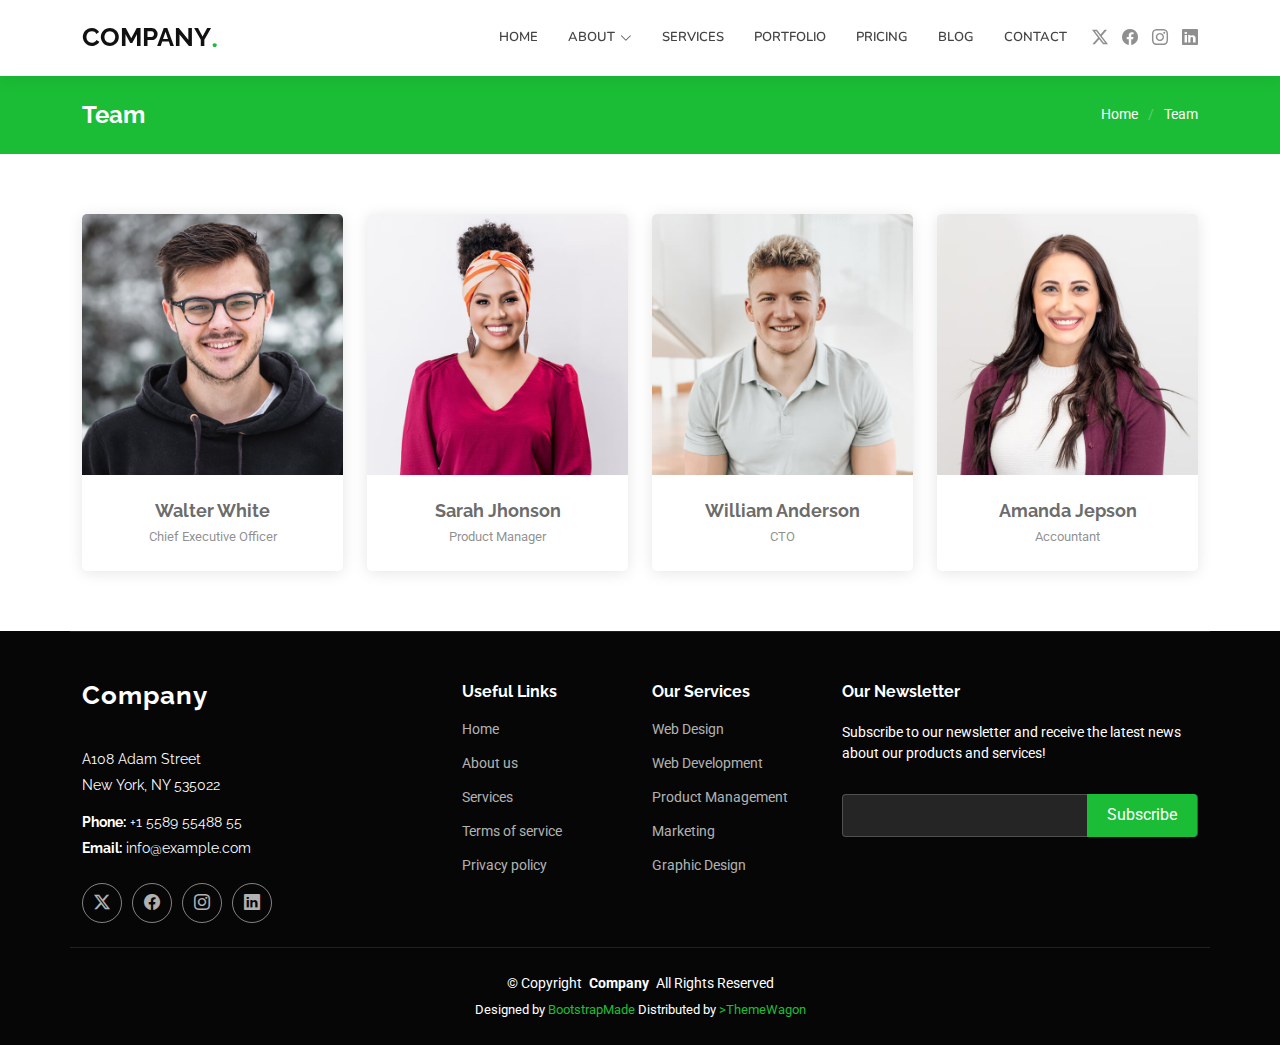
<file: App.Web/wwwroot/Company-1.0.0/team.html>
<!DOCTYPE html>
<html lang="en">

<head>
  <meta charset="utf-8">
  <meta content="width=device-width, initial-scale=1.0" name="viewport">
  <title>Team - Company Bootstrap Template</title>
  <meta name="description" content="">
  <meta name="keywords" content="">

  <!-- Favicons -->
  <link href="assets/img/favicon.png" rel="icon">
  <link href="assets/img/apple-touch-icon.png" rel="apple-touch-icon">

  <!-- Fonts -->
  <link href="https://fonts.googleapis.com" rel="preconnect">
  <link href="https://fonts.gstatic.com" rel="preconnect" crossorigin>
  <link href="https://fonts.googleapis.com/css2?family=Roboto:ital,wght@0,100;0,300;0,400;0,500;0,700;0,900;1,100;1,300;1,400;1,500;1,700;1,900&family=Raleway:ital,wght@0,100;0,200;0,300;0,400;0,500;0,600;0,700;0,800;0,900;1,100;1,200;1,300;1,400;1,500;1,600;1,700;1,800;1,900&family=Nunito:ital,wght@0,200;0,300;0,400;0,500;0,600;0,700;0,800;0,900;1,200;1,300;1,400;1,500;1,600;1,700;1,800;1,900&display=swap" rel="stylesheet">

  <!-- Vendor CSS Files -->
  <link href="assets/vendor/bootstrap/css/bootstrap.min.css" rel="stylesheet">
  <link href="assets/vendor/bootstrap-icons/bootstrap-icons.css" rel="stylesheet">
  <link href="assets/vendor/aos/aos.css" rel="stylesheet">
  <link href="assets/vendor/glightbox/css/glightbox.min.css" rel="stylesheet">
  <link href="assets/vendor/swiper/swiper-bundle.min.css" rel="stylesheet">

  <!-- Main CSS File -->
  <link href="assets/css/main.css" rel="stylesheet">

  <!-- =======================================================
  * Template Name: Company
  * Template URL: https://bootstrapmade.com/company-free-html-bootstrap-template/
  * Updated: Aug 07 2024 with Bootstrap v5.3.3
  * Author: BootstrapMade.com
  * License: https://bootstrapmade.com/license/
  ======================================================== -->
</head>

<body class="team-page">

  <header id="header" class="header d-flex align-items-center sticky-top">
    <div class="container position-relative d-flex align-items-center">

      <a href="index.html" class="logo d-flex align-items-center me-auto">
        <!-- Uncomment the line below if you also wish to use an image logo -->
        <!-- <img src="assets/img/logo.png" alt=""> -->
        <h1 class="sitename">Company</h1><span>.</span>
      </a>

      <nav id="navmenu" class="navmenu">
        <ul>
          <li><a href="#hero">Home</a></li>
          <li class="dropdown"><a href="about.html"><span>About</span> <i class="bi bi-chevron-down toggle-dropdown"></i></a>
            <ul>
              <li><a href="team.html" class="active">Team</a></li>
              <li><a href="testimonials.html">Testimonials</a></li>
              <li class="dropdown"><a href="#"><span>Deep Dropdown</span> <i class="bi bi-chevron-down toggle-dropdown"></i></a>
                <ul>
                  <li><a href="#">Deep Dropdown 1</a></li>
                  <li><a href="#">Deep Dropdown 2</a></li>
                  <li><a href="#">Deep Dropdown 3</a></li>
                  <li><a href="#">Deep Dropdown 4</a></li>
                  <li><a href="#">Deep Dropdown 5</a></li>
                </ul>
              </li>
            </ul>
          </li>
          <li><a href="services.html">Services</a></li>
          <li><a href="portfolio.html">Portfolio</a></li>
          <li><a href="pricing.html">Pricing</a></li>
          <li><a href="blog.html">Blog</a></li>
          <li><a href="contact.html">Contact</a></li>
        </ul>
        <i class="mobile-nav-toggle d-xl-none bi bi-list"></i>
      </nav>

      <div class="header-social-links">
        <a href="#" class="twitter"><i class="bi bi-twitter-x"></i></a>
        <a href="#" class="facebook"><i class="bi bi-facebook"></i></a>
        <a href="#" class="instagram"><i class="bi bi-instagram"></i></a>
        <a href="#" class="linkedin"><i class="bi bi-linkedin"></i></a>
      </div>

    </div>
  </header>

  <main class="main">

    <!-- Page Title -->
    <div class="page-title accent-background">
      <div class="container d-lg-flex justify-content-between align-items-center">
        <h1 class="mb-2 mb-lg-0">Team</h1>
        <nav class="breadcrumbs">
          <ol>
            <li><a href="index.html">Home</a></li>
            <li class="current">Team</li>
          </ol>
        </nav>
      </div>
    </div><!-- End Page Title -->

    <!-- Team Section -->
    <section id="team" class="team section">

      <div class="container">

        <div class="row gy-4">

          <div class="col-lg-3 col-md-6 d-flex align-items-stretch" data-aos="fade-up" data-aos-delay="100">
            <div class="team-member">
              <div class="member-img">
                <img src="assets/img/team/team-1.jpg" class="img-fluid" alt="">
                <div class="social">
                  <a href=""><i class="bi bi-twitter-x"></i></a>
                  <a href=""><i class="bi bi-facebook"></i></a>
                  <a href=""><i class="bi bi-instagram"></i></a>
                  <a href=""><i class="bi bi-linkedin"></i></a>
                </div>
              </div>
              <div class="member-info">
                <h4>Walter White</h4>
                <span>Chief Executive Officer</span>
              </div>
            </div>
          </div><!-- End Team Member -->

          <div class="col-lg-3 col-md-6 d-flex align-items-stretch" data-aos="fade-up" data-aos-delay="200">
            <div class="team-member">
              <div class="member-img">
                <img src="assets/img/team/team-2.jpg" class="img-fluid" alt="">
                <div class="social">
                  <a href=""><i class="bi bi-twitter-x"></i></a>
                  <a href=""><i class="bi bi-facebook"></i></a>
                  <a href=""><i class="bi bi-instagram"></i></a>
                  <a href=""><i class="bi bi-linkedin"></i></a>
                </div>
              </div>
              <div class="member-info">
                <h4>Sarah Jhonson</h4>
                <span>Product Manager</span>
              </div>
            </div>
          </div><!-- End Team Member -->

          <div class="col-lg-3 col-md-6 d-flex align-items-stretch" data-aos="fade-up" data-aos-delay="300">
            <div class="team-member">
              <div class="member-img">
                <img src="assets/img/team/team-3.jpg" class="img-fluid" alt="">
                <div class="social">
                  <a href=""><i class="bi bi-twitter-x"></i></a>
                  <a href=""><i class="bi bi-facebook"></i></a>
                  <a href=""><i class="bi bi-instagram"></i></a>
                  <a href=""><i class="bi bi-linkedin"></i></a>
                </div>
              </div>
              <div class="member-info">
                <h4>William Anderson</h4>
                <span>CTO</span>
              </div>
            </div>
          </div><!-- End Team Member -->

          <div class="col-lg-3 col-md-6 d-flex align-items-stretch" data-aos="fade-up" data-aos-delay="400">
            <div class="team-member">
              <div class="member-img">
                <img src="assets/img/team/team-4.jpg" class="img-fluid" alt="">
                <div class="social">
                  <a href=""><i class="bi bi-twitter-x"></i></a>
                  <a href=""><i class="bi bi-facebook"></i></a>
                  <a href=""><i class="bi bi-instagram"></i></a>
                  <a href=""><i class="bi bi-linkedin"></i></a>
                </div>
              </div>
              <div class="member-info">
                <h4>Amanda Jepson</h4>
                <span>Accountant</span>
              </div>
            </div>
          </div><!-- End Team Member -->

        </div>

      </div>

    </section><!-- /Team Section -->

  </main>

  <footer id="footer" class="footer dark-background">

    <div class="container footer-top">
      <div class="row gy-4">
        <div class="col-lg-4 col-md-6 footer-about">
          <a href="index.html" class="logo d-flex align-items-center">
            <span class="sitename">Company</span>
          </a>
          <div class="footer-contact pt-3">
            <p>A108 Adam Street</p>
            <p>New York, NY 535022</p>
            <p class="mt-3"><strong>Phone:</strong> <span>+1 5589 55488 55</span></p>
            <p><strong>Email:</strong> <span>info@example.com</span></p>
          </div>
          <div class="social-links d-flex mt-4">
            <a href=""><i class="bi bi-twitter-x"></i></a>
            <a href=""><i class="bi bi-facebook"></i></a>
            <a href=""><i class="bi bi-instagram"></i></a>
            <a href=""><i class="bi bi-linkedin"></i></a>
          </div>
        </div>

        <div class="col-lg-2 col-md-3 footer-links">
          <h4>Useful Links</h4>
          <ul>
            <li><a href="#">Home</a></li>
            <li><a href="#">About us</a></li>
            <li><a href="#">Services</a></li>
            <li><a href="#">Terms of service</a></li>
            <li><a href="#">Privacy policy</a></li>
          </ul>
        </div>

        <div class="col-lg-2 col-md-3 footer-links">
          <h4>Our Services</h4>
          <ul>
            <li><a href="#">Web Design</a></li>
            <li><a href="#">Web Development</a></li>
            <li><a href="#">Product Management</a></li>
            <li><a href="#">Marketing</a></li>
            <li><a href="#">Graphic Design</a></li>
          </ul>
        </div>

        <div class="col-lg-4 col-md-12 footer-newsletter">
          <h4>Our Newsletter</h4>
          <p>Subscribe to our newsletter and receive the latest news about our products and services!</p>
          <form action="forms/newsletter.php" method="post" class="php-email-form">
            <div class="newsletter-form"><input type="email" name="email"><input type="submit" value="Subscribe"></div>
            <div class="loading">Loading</div>
            <div class="error-message"></div>
            <div class="sent-message">Your subscription request has been sent. Thank you!</div>
          </form>
        </div>

      </div>
    </div>

    <div class="container copyright text-center mt-4">
      <p>© <span>Copyright</span> <strong class="px-1 sitename">Company</strong> <span>All Rights Reserved</span></p>
      <div class="credits">
        <!-- All the links in the footer should remain intact. -->
        <!-- You can delete the links only if you've purchased the pro version. -->
        <!-- Licensing information: https://bootstrapmade.com/license/ -->
        <!-- Purchase the pro version with working PHP/AJAX contact form: [buy-url] -->
        Designed by <a href="https://bootstrapmade.com/">BootstrapMade</a> Distributed by <a href=“https://themewagon.com </a>>ThemeWagon
      </div>
    </div>

  </footer>

  <!-- Scroll Top -->
  <a href="#" id="scroll-top" class="scroll-top d-flex align-items-center justify-content-center"><i class="bi bi-arrow-up-short"></i></a>

  <!-- Preloader -->
  <div id="preloader"></div>

  <!-- Vendor JS Files -->
  <script src="assets/vendor/bootstrap/js/bootstrap.bundle.min.js"></script>
  <script src="assets/vendor/php-email-form/validate.js"></script>
  <script src="assets/vendor/aos/aos.js"></script>
  <script src="assets/vendor/glightbox/js/glightbox.min.js"></script>
  <script src="assets/vendor/imagesloaded/imagesloaded.pkgd.min.js"></script>
  <script src="assets/vendor/isotope-layout/isotope.pkgd.min.js"></script>
  <script src="assets/vendor/waypoints/noframework.waypoints.js"></script>
  <script src="assets/vendor/swiper/swiper-bundle.min.js"></script>

  <!-- Main JS File -->
  <script src="assets/js/main.js"></script>

</body>

</html>
</file>
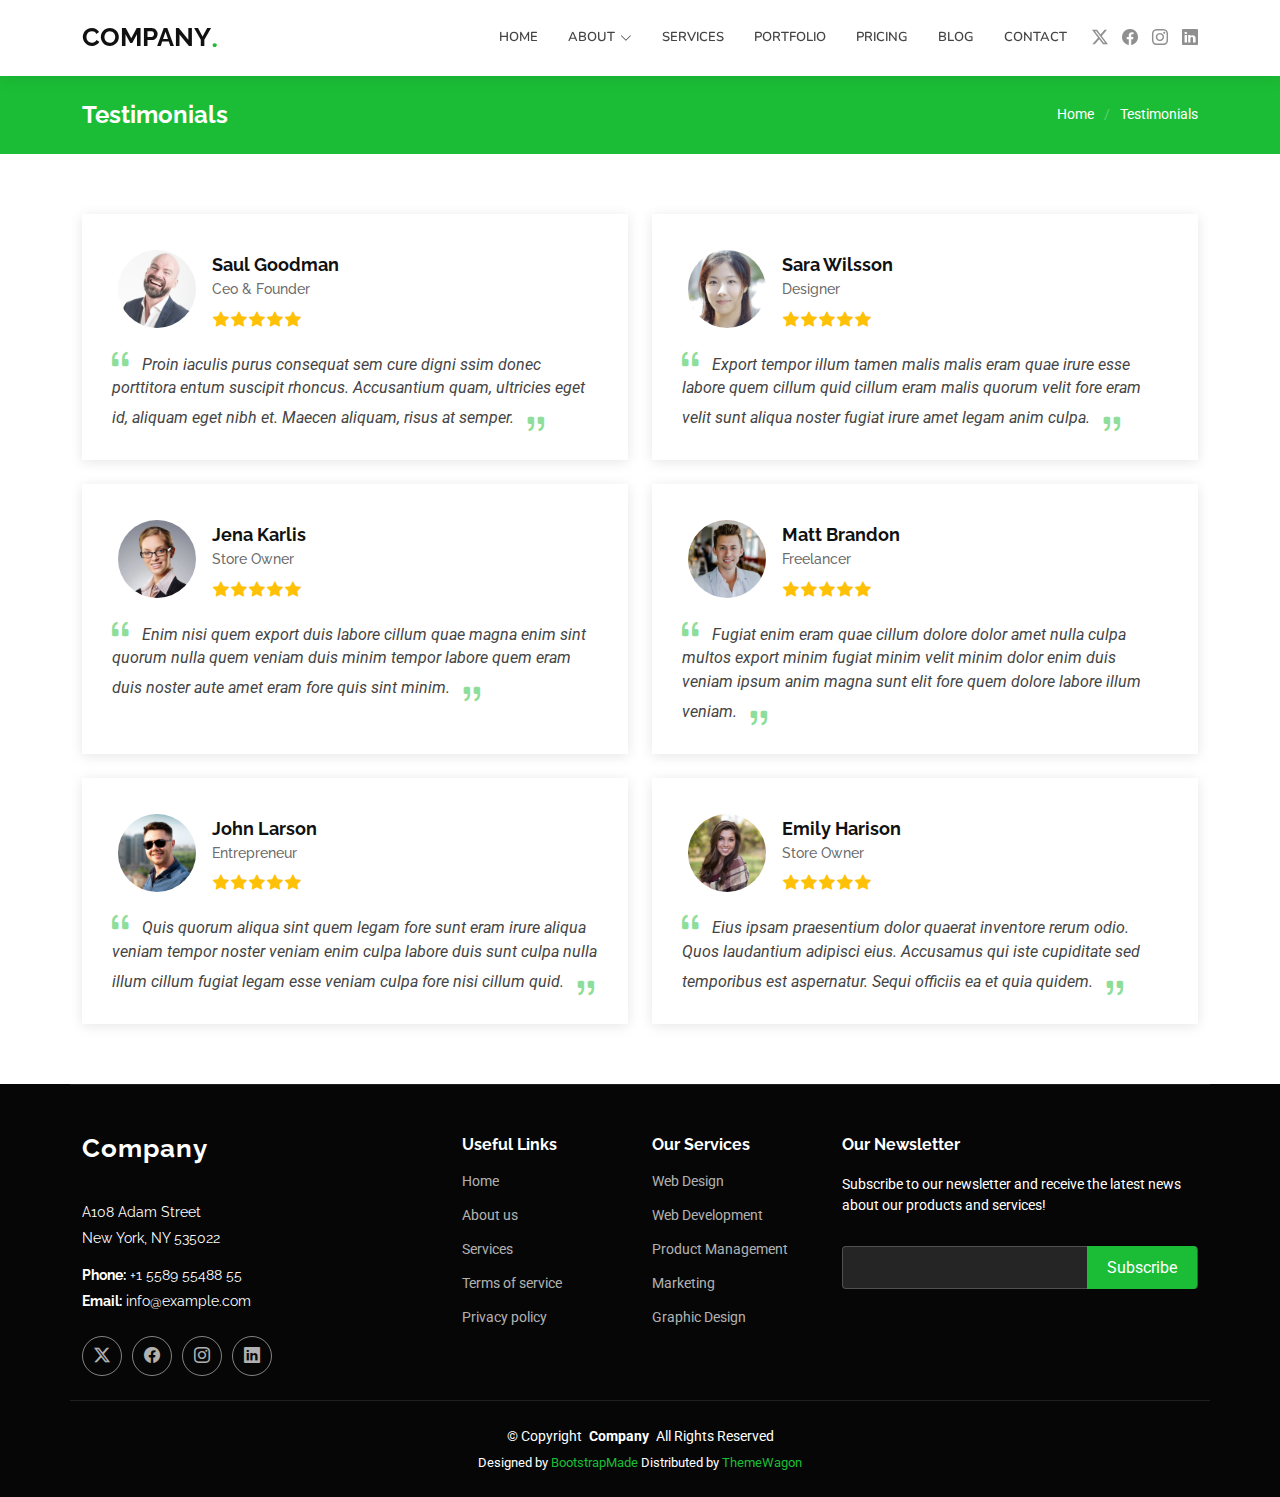
<file: App.Web/wwwroot/Company-1.0.0/testimonials.html>
<!DOCTYPE html>
<html lang="en">

<head>
  <meta charset="utf-8">
  <meta content="width=device-width, initial-scale=1.0" name="viewport">
  <title>Testimonials - Company Bootstrap Template</title>
  <meta name="description" content="">
  <meta name="keywords" content="">

  <!-- Favicons -->
  <link href="assets/img/favicon.png" rel="icon">
  <link href="assets/img/apple-touch-icon.png" rel="apple-touch-icon">

  <!-- Fonts -->
  <link href="https://fonts.googleapis.com" rel="preconnect">
  <link href="https://fonts.gstatic.com" rel="preconnect" crossorigin>
  <link href="https://fonts.googleapis.com/css2?family=Roboto:ital,wght@0,100;0,300;0,400;0,500;0,700;0,900;1,100;1,300;1,400;1,500;1,700;1,900&family=Raleway:ital,wght@0,100;0,200;0,300;0,400;0,500;0,600;0,700;0,800;0,900;1,100;1,200;1,300;1,400;1,500;1,600;1,700;1,800;1,900&family=Nunito:ital,wght@0,200;0,300;0,400;0,500;0,600;0,700;0,800;0,900;1,200;1,300;1,400;1,500;1,600;1,700;1,800;1,900&display=swap" rel="stylesheet">

  <!-- Vendor CSS Files -->
  <link href="assets/vendor/bootstrap/css/bootstrap.min.css" rel="stylesheet">
  <link href="assets/vendor/bootstrap-icons/bootstrap-icons.css" rel="stylesheet">
  <link href="assets/vendor/aos/aos.css" rel="stylesheet">
  <link href="assets/vendor/glightbox/css/glightbox.min.css" rel="stylesheet">
  <link href="assets/vendor/swiper/swiper-bundle.min.css" rel="stylesheet">

  <!-- Main CSS File -->
  <link href="assets/css/main.css" rel="stylesheet">

  <!-- =======================================================
  * Template Name: Company
  * Template URL: https://bootstrapmade.com/company-free-html-bootstrap-template/
  * Updated: Aug 07 2024 with Bootstrap v5.3.3
  * Author: BootstrapMade.com
  * License: https://bootstrapmade.com/license/
  ======================================================== -->
</head>

<body class="testimonials-page">

  <header id="header" class="header d-flex align-items-center sticky-top">
    <div class="container position-relative d-flex align-items-center">

      <a href="index.html" class="logo d-flex align-items-center me-auto">
        <!-- Uncomment the line below if you also wish to use an image logo -->
        <!-- <img src="assets/img/logo.png" alt=""> -->
        <h1 class="sitename">Company</h1><span>.</span>
      </a>

      <nav id="navmenu" class="navmenu">
        <ul>
          <li><a href="#hero">Home</a></li>
          <li class="dropdown"><a href="about.html"><span>About</span> <i class="bi bi-chevron-down toggle-dropdown"></i></a>
            <ul>
              <li><a href="team.html">Team</a></li>
              <li><a href="testimonials.html" class="active">Testimonials</a></li>
              <li class="dropdown"><a href="#"><span>Deep Dropdown</span> <i class="bi bi-chevron-down toggle-dropdown"></i></a>
                <ul>
                  <li><a href="#">Deep Dropdown 1</a></li>
                  <li><a href="#">Deep Dropdown 2</a></li>
                  <li><a href="#">Deep Dropdown 3</a></li>
                  <li><a href="#">Deep Dropdown 4</a></li>
                  <li><a href="#">Deep Dropdown 5</a></li>
                </ul>
              </li>
            </ul>
          </li>
          <li><a href="services.html">Services</a></li>
          <li><a href="portfolio.html">Portfolio</a></li>
          <li><a href="pricing.html">Pricing</a></li>
          <li><a href="blog.html">Blog</a></li>
          <li><a href="contact.html">Contact</a></li>
        </ul>
        <i class="mobile-nav-toggle d-xl-none bi bi-list"></i>
      </nav>

      <div class="header-social-links">
        <a href="#" class="twitter"><i class="bi bi-twitter-x"></i></a>
        <a href="#" class="facebook"><i class="bi bi-facebook"></i></a>
        <a href="#" class="instagram"><i class="bi bi-instagram"></i></a>
        <a href="#" class="linkedin"><i class="bi bi-linkedin"></i></a>
      </div>

    </div>
  </header>

  <main class="main">

    <!-- Page Title -->
    <div class="page-title accent-background">
      <div class="container d-lg-flex justify-content-between align-items-center">
        <h1 class="mb-2 mb-lg-0">Testimonials</h1>
        <nav class="breadcrumbs">
          <ol>
            <li><a href="index.html">Home</a></li>
            <li class="current">Testimonials</li>
          </ol>
        </nav>
      </div>
    </div><!-- End Page Title -->

    <!-- Testimonials Section -->
    <section id="testimonials" class="testimonials section">

      <div class="container">

        <div class="row gy-4">

          <div class="col-lg-6" data-aos="fade-up" data-aos-delay="100">
            <div class="testimonial-item">
              <img src="assets/img/testimonials/testimonials-1.jpg" class="testimonial-img" alt="">
              <h3>Saul Goodman</h3>
              <h4>Ceo &amp; Founder</h4>
              <div class="stars">
                <i class="bi bi-star-fill"></i><i class="bi bi-star-fill"></i><i class="bi bi-star-fill"></i><i class="bi bi-star-fill"></i><i class="bi bi-star-fill"></i>
              </div>
              <p>
                <i class="bi bi-quote quote-icon-left"></i>
                <span>Proin iaculis purus consequat sem cure digni ssim donec porttitora entum suscipit rhoncus. Accusantium quam, ultricies eget id, aliquam eget nibh et. Maecen aliquam, risus at semper.</span>
                <i class="bi bi-quote quote-icon-right"></i>
              </p>
            </div>
          </div><!-- End testimonial item -->

          <div class="col-lg-6" data-aos="fade-up" data-aos-delay="200">
            <div class="testimonial-item">
              <img src="assets/img/testimonials/testimonials-2.jpg" class="testimonial-img" alt="">
              <h3>Sara Wilsson</h3>
              <h4>Designer</h4>
              <div class="stars">
                <i class="bi bi-star-fill"></i><i class="bi bi-star-fill"></i><i class="bi bi-star-fill"></i><i class="bi bi-star-fill"></i><i class="bi bi-star-fill"></i>
              </div>
              <p>
                <i class="bi bi-quote quote-icon-left"></i>
                <span>Export tempor illum tamen malis malis eram quae irure esse labore quem cillum quid cillum eram malis quorum velit fore eram velit sunt aliqua noster fugiat irure amet legam anim culpa.</span>
                <i class="bi bi-quote quote-icon-right"></i>
              </p>
            </div>
          </div><!-- End testimonial item -->

          <div class="col-lg-6" data-aos="fade-up" data-aos-delay="300">
            <div class="testimonial-item">
              <img src="assets/img/testimonials/testimonials-3.jpg" class="testimonial-img" alt="">
              <h3>Jena Karlis</h3>
              <h4>Store Owner</h4>
              <div class="stars">
                <i class="bi bi-star-fill"></i><i class="bi bi-star-fill"></i><i class="bi bi-star-fill"></i><i class="bi bi-star-fill"></i><i class="bi bi-star-fill"></i>
              </div>
              <p>
                <i class="bi bi-quote quote-icon-left"></i>
                <span>Enim nisi quem export duis labore cillum quae magna enim sint quorum nulla quem veniam duis minim tempor labore quem eram duis noster aute amet eram fore quis sint minim.</span>
                <i class="bi bi-quote quote-icon-right"></i>
              </p>
            </div>
          </div><!-- End testimonial item -->

          <div class="col-lg-6" data-aos="fade-up" data-aos-delay="400">
            <div class="testimonial-item">
              <img src="assets/img/testimonials/testimonials-4.jpg" class="testimonial-img" alt="">
              <h3>Matt Brandon</h3>
              <h4>Freelancer</h4>
              <div class="stars">
                <i class="bi bi-star-fill"></i><i class="bi bi-star-fill"></i><i class="bi bi-star-fill"></i><i class="bi bi-star-fill"></i><i class="bi bi-star-fill"></i>
              </div>
              <p>
                <i class="bi bi-quote quote-icon-left"></i>
                <span>Fugiat enim eram quae cillum dolore dolor amet nulla culpa multos export minim fugiat minim velit minim dolor enim duis veniam ipsum anim magna sunt elit fore quem dolore labore illum veniam.</span>
                <i class="bi bi-quote quote-icon-right"></i>
              </p>
            </div>
          </div><!-- End testimonial item -->

          <div class="col-lg-6" data-aos="fade-up" data-aos-delay="500">
            <div class="testimonial-item">
              <img src="assets/img/testimonials/testimonials-5.jpg" class="testimonial-img" alt="">
              <h3>John Larson</h3>
              <h4>Entrepreneur</h4>
              <div class="stars">
                <i class="bi bi-star-fill"></i><i class="bi bi-star-fill"></i><i class="bi bi-star-fill"></i><i class="bi bi-star-fill"></i><i class="bi bi-star-fill"></i>
              </div>
              <p>
                <i class="bi bi-quote quote-icon-left"></i>
                <span>Quis quorum aliqua sint quem legam fore sunt eram irure aliqua veniam tempor noster veniam enim culpa labore duis sunt culpa nulla illum cillum fugiat legam esse veniam culpa fore nisi cillum quid.</span>
                <i class="bi bi-quote quote-icon-right"></i>
              </p>
            </div>
          </div><!-- End testimonial item -->

          <div class="col-lg-6" data-aos="fade-up" data-aos-delay="600">
            <div class="testimonial-item">
              <img src="assets/img/testimonials/testimonials-6.jpg" class="testimonial-img" alt="">
              <h3>Emily Harison</h3>
              <h4>Store Owner</h4>
              <div class="stars">
                <i class="bi bi-star-fill"></i><i class="bi bi-star-fill"></i><i class="bi bi-star-fill"></i><i class="bi bi-star-fill"></i><i class="bi bi-star-fill"></i>
              </div>
              <p>
                <i class="bi bi-quote quote-icon-left"></i>
                <span>Eius ipsam praesentium dolor quaerat inventore rerum odio. Quos laudantium adipisci eius. Accusamus qui iste cupiditate sed temporibus est aspernatur. Sequi officiis ea et quia quidem.</span>
                <i class="bi bi-quote quote-icon-right"></i>
              </p>
            </div>
          </div><!-- End testimonial item -->

        </div>

      </div>

    </section><!-- /Testimonials Section -->

  </main>

  <footer id="footer" class="footer dark-background">

    <div class="container footer-top">
      <div class="row gy-4">
        <div class="col-lg-4 col-md-6 footer-about">
          <a href="index.html" class="logo d-flex align-items-center">
            <span class="sitename">Company</span>
          </a>
          <div class="footer-contact pt-3">
            <p>A108 Adam Street</p>
            <p>New York, NY 535022</p>
            <p class="mt-3"><strong>Phone:</strong> <span>+1 5589 55488 55</span></p>
            <p><strong>Email:</strong> <span>info@example.com</span></p>
          </div>
          <div class="social-links d-flex mt-4">
            <a href=""><i class="bi bi-twitter-x"></i></a>
            <a href=""><i class="bi bi-facebook"></i></a>
            <a href=""><i class="bi bi-instagram"></i></a>
            <a href=""><i class="bi bi-linkedin"></i></a>
          </div>
        </div>

        <div class="col-lg-2 col-md-3 footer-links">
          <h4>Useful Links</h4>
          <ul>
            <li><a href="#">Home</a></li>
            <li><a href="#">About us</a></li>
            <li><a href="#">Services</a></li>
            <li><a href="#">Terms of service</a></li>
            <li><a href="#">Privacy policy</a></li>
          </ul>
        </div>

        <div class="col-lg-2 col-md-3 footer-links">
          <h4>Our Services</h4>
          <ul>
            <li><a href="#">Web Design</a></li>
            <li><a href="#">Web Development</a></li>
            <li><a href="#">Product Management</a></li>
            <li><a href="#">Marketing</a></li>
            <li><a href="#">Graphic Design</a></li>
          </ul>
        </div>

        <div class="col-lg-4 col-md-12 footer-newsletter">
          <h4>Our Newsletter</h4>
          <p>Subscribe to our newsletter and receive the latest news about our products and services!</p>
          <form action="forms/newsletter.php" method="post" class="php-email-form">
            <div class="newsletter-form"><input type="email" name="email"><input type="submit" value="Subscribe"></div>
            <div class="loading">Loading</div>
            <div class="error-message"></div>
            <div class="sent-message">Your subscription request has been sent. Thank you!</div>
          </form>
        </div>

      </div>
    </div>

    <div class="container copyright text-center mt-4">
      <p>© <span>Copyright</span> <strong class="px-1 sitename">Company</strong> <span>All Rights Reserved</span></p>
      <div class="credits">
        <!-- All the links in the footer should remain intact. -->
        <!-- You can delete the links only if you've purchased the pro version. -->
        <!-- Licensing information: https://bootstrapmade.com/license/ -->
        <!-- Purchase the pro version with working PHP/AJAX contact form: [buy-url] -->
        Designed by <a href="https://bootstrapmade.com/">BootstrapMade</a> Distributed by <a href=“https://themewagon.com>ThemeWagon
      </div>
    </div>

  </footer>

  <!-- Scroll Top -->
  <a href="#" id="scroll-top" class="scroll-top d-flex align-items-center justify-content-center"><i class="bi bi-arrow-up-short"></i></a>

  <!-- Preloader -->
  <div id="preloader"></div>

  <!-- Vendor JS Files -->
  <script src="assets/vendor/bootstrap/js/bootstrap.bundle.min.js"></script>
  <script src="assets/vendor/php-email-form/validate.js"></script>
  <script src="assets/vendor/aos/aos.js"></script>
  <script src="assets/vendor/glightbox/js/glightbox.min.js"></script>
  <script src="assets/vendor/imagesloaded/imagesloaded.pkgd.min.js"></script>
  <script src="assets/vendor/isotope-layout/isotope.pkgd.min.js"></script>
  <script src="assets/vendor/waypoints/noframework.waypoints.js"></script>
  <script src="assets/vendor/swiper/swiper-bundle.min.js"></script>

  <!-- Main JS File -->
  <script src="assets/js/main.js"></script>

</body>

</html>
</file>
<file: App.Web/wwwroot/Company-1.0.0/assets/css/main.css>
/**
* Template Name: Company
* Template URL: https://bootstrapmade.com/company-free-html-bootstrap-template/
* Updated: Aug 07 2024 with Bootstrap v5.3.3
* Author: BootstrapMade.com
* License: https://bootstrapmade.com/license/
*/

/*--------------------------------------------------------------
# Font & Color Variables
# Help: https://bootstrapmade.com/color-system/
--------------------------------------------------------------*/
/* Fonts */
:root {
  --default-font: "Roboto",  system-ui, -apple-system, "Segoe UI", Roboto, "Helvetica Neue", Arial, "Noto Sans", "Liberation Sans", sans-serif, "Apple Color Emoji", "Segoe UI Emoji", "Segoe UI Symbol", "Noto Color Emoji";
  --heading-font: "Raleway",  sans-serif;
  --nav-font: "Nunito",  sans-serif;
}

/* Global Colors - The following color variables are used throughout the website. Updating them here will change the color scheme of the entire website */
:root { 
  --background-color: #ffffff; /* Background color for the entire website, including individual sections */
  --default-color: #444444; /* Default color used for the majority of the text content across the entire website */
  --heading-color: #111111; /* Color for headings, subheadings and title throughout the website */
  --accent-color: #1bbd36; /* Accent color that represents your brand on the website. It's used for buttons, links, and other elements that need to stand out */
  --surface-color: #ffffff; /* The surface color is used as a background of boxed elements within sections, such as cards, icon boxes, or other elements that require a visual separation from the global background. */
  --contrast-color: #ffffff; /* Contrast color for text, ensuring readability against backgrounds of accent, heading, or default colors. */
}

/* Nav Menu Colors - The following color variables are used specifically for the navigation menu. They are separate from the global colors to allow for more customization options */
:root {
  --nav-color: #444444;  /* The default color of the main navmenu links */
  --nav-hover-color: #1bbd36; /* Applied to main navmenu links when they are hovered over or active */
  --nav-mobile-background-color: #ffffff; /* Used as the background color for mobile navigation menu */
  --nav-dropdown-background-color: #ffffff; /* Used as the background color for dropdown items that appear when hovering over primary navigation items */
  --nav-dropdown-color: #444444; /* Used for navigation links of the dropdown items in the navigation menu. */
  --nav-dropdown-hover-color: #1bbd36; /* Similar to --nav-hover-color, this color is applied to dropdown navigation links when they are hovered over. */
}

/* Color Presets - These classes override global colors when applied to any section or element, providing reuse of the sam color scheme. */

.light-background {
  --background-color: #f7f7f7;
  --surface-color: #ffffff;
}

.dark-background {
  --background-color: #060606;
  --default-color: #ffffff;
  --heading-color: #ffffff;
  --surface-color: #252525;
  --contrast-color: #ffffff;
}

.accent-background {
  --background-color: #1bbd36;
  --default-color: #ffffff;
  --heading-color: #ffffff;
  --accent-color: #ffffff;
  --surface-color: #2ae149;
  --contrast-color: #ffffff;
}

/* Smooth scroll */
:root {
  scroll-behavior: smooth;
}

/*--------------------------------------------------------------
# General Styling & Shared Classes
--------------------------------------------------------------*/
body {
  color: var(--default-color);
  background-color: var(--background-color);
  font-family: var(--default-font);
}

a {
  color: var(--accent-color);
  text-decoration: none;
  transition: 0.3s;
}

a:hover {
  color: color-mix(in srgb, var(--accent-color), transparent 25%);
  text-decoration: none;
}

h1,
h2,
h3,
h4,
h5,
h6 {
  color: var(--heading-color);
  font-family: var(--heading-font);
}

/* PHP Email Form Messages
------------------------------*/
.php-email-form .error-message {
  display: none;
  background: #df1529;
  color: #ffffff;
  text-align: left;
  padding: 15px;
  margin-bottom: 24px;
  font-weight: 600;
}

.php-email-form .sent-message {
  display: none;
  color: #ffffff;
  background: #059652;
  text-align: center;
  padding: 15px;
  margin-bottom: 24px;
  font-weight: 600;
}

.php-email-form .loading {
  display: none;
  background: var(--surface-color);
  text-align: center;
  padding: 15px;
  margin-bottom: 24px;
}

.php-email-form .loading:before {
  content: "";
  display: inline-block;
  border-radius: 50%;
  width: 24px;
  height: 24px;
  margin: 0 10px -6px 0;
  border: 3px solid var(--accent-color);
  border-top-color: var(--surface-color);
  animation: php-email-form-loading 1s linear infinite;
}

@keyframes php-email-form-loading {
  0% {
    transform: rotate(0deg);
  }

  100% {
    transform: rotate(360deg);
  }
}

/*--------------------------------------------------------------
# Global Header
--------------------------------------------------------------*/
.header {
  color: var(--default-color);
  background-color: var(--background-color);
  padding: 10px 0;
  transition: all 0.5s;
  z-index: 997;
  box-shadow: 0px 0 18px rgba(0, 0, 0, 0.1);
}

.header .logo {
  line-height: 1;
}

.header .logo img {
  max-height: 36px;
  margin-right: 8px;
}

.header .logo h1 {
  font-size: 26px;
  margin: 0;
  font-weight: 700;
  text-transform: uppercase;
  color: var(--heading-color);
}

.header .logo span {
  color: var(--accent-color);
  font-size: 26px;
  font-weight: 700;
}

.header .header-social-links {
  padding: 0 0 0 15px;
}

.header .header-social-links a {
  color: color-mix(in srgb, var(--default-color), transparent 40%);
  padding-left: 10px;
  display: inline-block;
  transition: 0.3s;
  font-size: 16px;
}

.header .header-social-links a:hover {
  color: var(--accent-color);
}

.header .header-social-links a i {
  line-height: 0px;
}

@media (max-width: 1200px) {
  .header .logo {
    order: 1;
  }

  .header .logo h1 {
    font-size: 24px;
  }

  .header .header-social-links {
    order: 2;
    padding: 0 15px 0 0;
  }

  .header .navmenu {
    order: 3;
  }
}

/*--------------------------------------------------------------
# Navigation Menu
--------------------------------------------------------------*/
/* Navmenu - Desktop */
@media (min-width: 1200px) {
  .navmenu {
    padding: 0;
  }

  .navmenu ul {
    margin: 0;
    padding: 0;
    display: flex;
    list-style: none;
    align-items: center;
  }

  .navmenu li {
    position: relative;
  }

  .navmenu a,
  .navmenu a:focus {
    color: var(--nav-color);
    padding: 18px 15px;
    font-size: 13px;
    font-family: var(--nav-font);
    text-transform: uppercase;
    font-weight: 600;
    display: flex;
    align-items: center;
    justify-content: space-between;
    white-space: nowrap;
    transition: 0.3s;
  }

  .navmenu a i,
  .navmenu a:focus i {
    font-size: 12px;
    line-height: 0;
    margin-left: 5px;
    transition: 0.3s;
  }

  .navmenu li:last-child a {
    padding-right: 0;
  }

  .navmenu li:hover>a,
  .navmenu .active,
  .navmenu .active:focus {
    color: var(--nav-hover-color);
  }

  .navmenu .dropdown ul {
    margin: 0;
    padding: 10px 0;
    background: var(--nav-dropdown-background-color);
    display: block;
    position: absolute;
    visibility: hidden;
    left: 14px;
    top: 130%;
    opacity: 0;
    transition: 0.3s;
    border-radius: 4px;
    z-index: 99;
    box-shadow: 0px 0px 30px rgba(0, 0, 0, 0.1);
  }

  .navmenu .dropdown ul li {
    min-width: 200px;
  }

  .navmenu .dropdown ul a {
    padding: 10px 20px;
    font-size: 15px;
    text-transform: none;
    color: var(--nav-dropdown-color);
  }

  .navmenu .dropdown ul a i {
    font-size: 12px;
  }

  .navmenu .dropdown ul a:hover,
  .navmenu .dropdown ul .active:hover,
  .navmenu .dropdown ul li:hover>a {
    color: var(--nav-dropdown-hover-color);
  }

  .navmenu .dropdown:hover>ul {
    opacity: 1;
    top: 100%;
    visibility: visible;
  }

  .navmenu .dropdown .dropdown ul {
    top: 0;
    left: -90%;
    visibility: hidden;
  }

  .navmenu .dropdown .dropdown:hover>ul {
    opacity: 1;
    top: 0;
    left: -100%;
    visibility: visible;
  }
}

/* Navmenu - Mobile */
@media (max-width: 1199px) {
  .mobile-nav-toggle {
    color: var(--nav-color);
    font-size: 28px;
    line-height: 0;
    margin-right: 10px;
    cursor: pointer;
    transition: color 0.3s;
  }

  .navmenu {
    padding: 0;
    z-index: 9997;
  }

  .navmenu ul {
    display: none;
    list-style: none;
    position: absolute;
    inset: 60px 20px 20px 20px;
    padding: 10px 0;
    margin: 0;
    border-radius: 6px;
    background-color: var(--nav-mobile-background-color);
    overflow-y: auto;
    transition: 0.3s;
    z-index: 9998;
    box-shadow: 0px 0px 30px rgba(0, 0, 0, 0.1);
  }

  .navmenu a,
  .navmenu a:focus {
    color: var(--nav-dropdown-color);
    padding: 10px 20px;
    font-family: var(--nav-font);
    font-size: 17px;
    font-weight: 500;
    display: flex;
    align-items: center;
    justify-content: space-between;
    white-space: nowrap;
    transition: 0.3s;
  }

  .navmenu a i,
  .navmenu a:focus i {
    font-size: 12px;
    line-height: 0;
    margin-left: 5px;
    width: 30px;
    height: 30px;
    display: flex;
    align-items: center;
    justify-content: center;
    border-radius: 50%;
    transition: 0.3s;
    background-color: color-mix(in srgb, var(--accent-color), transparent 90%);
  }

  .navmenu a i:hover,
  .navmenu a:focus i:hover {
    background-color: var(--accent-color);
    color: var(--contrast-color);
  }

  .navmenu a:hover,
  .navmenu .active,
  .navmenu .active:focus {
    color: var(--nav-dropdown-hover-color);
  }

  .navmenu .active i,
  .navmenu .active:focus i {
    background-color: var(--accent-color);
    color: var(--contrast-color);
    transform: rotate(180deg);
  }

  .navmenu .dropdown ul {
    position: static;
    display: none;
    z-index: 99;
    padding: 10px 0;
    margin: 10px 20px;
    background-color: var(--nav-dropdown-background-color);
    border: 1px solid color-mix(in srgb, var(--default-color), transparent 90%);
    box-shadow: none;
    transition: all 0.5s ease-in-out;
  }

  .navmenu .dropdown ul ul {
    background-color: rgba(33, 37, 41, 0.1);
  }

  .navmenu .dropdown>.dropdown-active {
    display: block;
    background-color: rgba(33, 37, 41, 0.03);
  }

  .mobile-nav-active {
    overflow: hidden;
  }

  .mobile-nav-active .mobile-nav-toggle {
    color: #fff;
    position: absolute;
    font-size: 32px;
    top: 15px;
    right: 15px;
    margin-right: 0;
    z-index: 9999;
  }

  .mobile-nav-active .navmenu {
    position: fixed;
    overflow: hidden;
    inset: 0;
    background: rgba(33, 37, 41, 0.8);
    transition: 0.3s;
  }

  .mobile-nav-active .navmenu>ul {
    display: block;
  }
}

/*--------------------------------------------------------------
# Global Footer
--------------------------------------------------------------*/
.footer {
  color: var(--default-color);
  background-color: var(--background-color);
  font-size: 14px;
  position: relative;
}

.footer .footer-top {
  padding-top: 50px;
  border-top: 1px solid color-mix(in srgb, var(--default-color), transparent 90%);
}

.footer .footer-about .logo {
  line-height: 1;
  margin-bottom: 25px;
}

.footer .footer-about .logo img {
  max-height: 40px;
  margin-right: 6px;
}

.footer .footer-about .logo span {
  font-size: 26px;
  font-weight: 700;
  letter-spacing: 1px;
  font-family: var(--heading-font);
  color: var(--heading-color);
}

.footer .footer-about p {
  font-size: 14px;
  font-family: var(--heading-font);
}

.footer .social-links a {
  display: flex;
  align-items: center;
  justify-content: center;
  width: 40px;
  height: 40px;
  border-radius: 50%;
  border: 1px solid color-mix(in srgb, var(--default-color), transparent 50%);
  font-size: 16px;
  color: color-mix(in srgb, var(--default-color), transparent 30%);
  margin-right: 10px;
  transition: 0.3s;
}

.footer .social-links a:hover {
  color: var(--accent-color);
  border-color: var(--accent-color);
}

.footer h4 {
  font-size: 16px;
  font-weight: bold;
  position: relative;
  padding-bottom: 12px;
}

.footer .footer-links {
  margin-bottom: 30px;
}

.footer .footer-links ul {
  list-style: none;
  padding: 0;
  margin: 0;
}

.footer .footer-links ul i {
  padding-right: 2px;
  font-size: 12px;
  line-height: 0;
}

.footer .footer-links ul li {
  padding: 10px 0;
  display: flex;
  align-items: center;
}

.footer .footer-links ul li:first-child {
  padding-top: 0;
}

.footer .footer-links ul a {
  color: color-mix(in srgb, var(--default-color), transparent 30%);
  display: inline-block;
  line-height: 1;
}

.footer .footer-links ul a:hover {
  color: var(--accent-color);
}

.footer .footer-contact p {
  margin-bottom: 5px;
}

.footer .footer-newsletter .newsletter-form {
  margin-top: 30px;
  margin-bottom: 15px;
  padding: 6px 8px;
  position: relative;
  border-radius: 4px;
  border: 1px solid color-mix(in srgb, var(--default-color), transparent 80%);
  display: flex;
  background-color: var(--surface-color);
  transition: 0.3s;
}

.footer .footer-newsletter .newsletter-form:focus-within {
  border-color: var(--accent-color);
}

.footer .footer-newsletter .newsletter-form input[type=email] {
  border: 0;
  padding: 4px;
  width: 100%;
  background-color: var(--surface-color);
  color: var(--default-color);
}

.footer .footer-newsletter .newsletter-form input[type=email]:focus-visible {
  outline: none;
}

.footer .footer-newsletter .newsletter-form input[type=submit] {
  border: 0;
  font-size: 16px;
  padding: 0 20px;
  margin: -7px -8px -7px 0;
  background: var(--accent-color);
  color: var(--contrast-color);
  transition: 0.3s;
  border-radius: 0 4px 4px 0;
}

.footer .footer-newsletter .newsletter-form input[type=submit]:hover {
  background: color-mix(in srgb, var(--accent-color), transparent 20%);
}

.footer .copyright {
  padding: 25px 0;
  border-top: 1px solid color-mix(in srgb, var(--default-color), transparent 90%);
}

.footer .copyright p {
  margin-bottom: 0;
}

.footer .credits {
  margin-top: 6px;
  font-size: 13px;
}

/*--------------------------------------------------------------
# Preloader
--------------------------------------------------------------*/
#preloader {
  position: fixed;
  inset: 0;
  z-index: 999999;
  overflow: hidden;
  background: var(--background-color);
  transition: all 0.6s ease-out;
}

#preloader:before {
  content: "";
  position: fixed;
  top: calc(50% - 30px);
  left: calc(50% - 30px);
  border: 6px solid #ffffff;
  border-color: var(--accent-color) transparent var(--accent-color) transparent;
  border-radius: 50%;
  width: 60px;
  height: 60px;
  animation: animate-preloader 1.5s linear infinite;
}

@keyframes animate-preloader {
  0% {
    transform: rotate(0deg);
  }

  100% {
    transform: rotate(360deg);
  }
}

/*--------------------------------------------------------------
# Scroll Top Button
--------------------------------------------------------------*/
.scroll-top {
  position: fixed;
  visibility: hidden;
  opacity: 0;
  right: 15px;
  bottom: 15px;
  z-index: 99999;
  background-color: var(--accent-color);
  width: 40px;
  height: 40px;
  border-radius: 4px;
  transition: all 0.4s;
}

.scroll-top i {
  font-size: 24px;
  color: var(--contrast-color);
  line-height: 0;
}

.scroll-top:hover {
  background-color: color-mix(in srgb, var(--accent-color), transparent 20%);
  color: var(--contrast-color);
}

.scroll-top.active {
  visibility: visible;
  opacity: 1;
}

/*--------------------------------------------------------------
# Disable aos animation delay on mobile devices
--------------------------------------------------------------*/
@media screen and (max-width: 768px) {
  [data-aos-delay] {
    transition-delay: 0 !important;
  }
}

/*--------------------------------------------------------------
# Global Page Titles & Breadcrumbs
--------------------------------------------------------------*/
.page-title {
  color: var(--default-color);
  background-color: var(--background-color);
  padding: 25px 0;
  position: relative;
}

.page-title h1 {
  font-size: 24px;
  font-weight: 700;
}

.page-title .breadcrumbs ol {
  display: flex;
  flex-wrap: wrap;
  list-style: none;
  padding: 0;
  margin: 0;
  font-size: 14px;
  font-weight: 400;
}

.page-title .breadcrumbs ol li+li {
  padding-left: 10px;
}

.page-title .breadcrumbs ol li+li::before {
  content: "/";
  display: inline-block;
  padding-right: 10px;
  color: color-mix(in srgb, var(--default-color), transparent 70%);
}

/*--------------------------------------------------------------
# Global Sections
--------------------------------------------------------------*/
section,
.section {
  color: var(--default-color);
  background-color: var(--background-color);
  padding: 60px 0;
  scroll-margin-top: 100px;
  overflow: clip;
}

@media (max-width: 1199px) {

  section,
  .section {
    scroll-margin-top: 66px;
  }
}

/*--------------------------------------------------------------
# Global Section Titles
--------------------------------------------------------------*/
.section-title {
  text-align: center;
  padding-bottom: 60px;
  position: relative;
}

.section-title h2 {
  font-size: 32px;
  font-weight: 700;
  margin-bottom: 20px;
  text-transform: uppercase;
  padding-bottom: 20px;
  position: relative;
}

.section-title h2:after {
  content: "";
  position: absolute;
  display: block;
  width: 50px;
  height: 3px;
  background: var(--accent-color);
  left: 0;
  right: 0;
  bottom: 0;
  margin: auto;
}

.section-title p {
  margin-bottom: 0;
}

/*--------------------------------------------------------------
# Hero Section
--------------------------------------------------------------*/
.hero {
  padding: 0;
}

.hero .carousel {
  width: 100%;
  min-height: calc(100vh - 75px);
  padding: 0;
  margin: 0;
  position: relative;
}

@media (max-height: 500px),
(max-width: 1200px) {
  .hero .carousel {
    min-height: calc(100vh - 48px);
  }
}

.hero img {
  position: absolute;
  inset: 0;
  display: block;
  width: 100%;
  height: 100%;
  object-fit: cover;
  z-index: 1;
}

.hero .carousel-item {
  position: absolute;
  inset: 0;
  background-size: cover;
  background-position: center;
  background-repeat: no-repeat;
  display: flex;
  justify-content: center;
  align-items: flex-end;
}

.hero .container {
  background: color-mix(in srgb, var(--surface-color), transparent 40%);
  position: relative;
  text-align: center;
  padding-top: 30px;
  padding-bottom: 30px;
  margin-bottom: 50px;
  border-top: 4px solid var(--accent-color);
  z-index: 3;
}

@media (max-width: 1200px) {
  .hero .container {
    margin-left: 50px;
    margin-right: 50px;
  }
}

.hero h2 {
  margin-bottom: 20px;
  font-size: 36px;
  font-weight: 700;
}

@media (max-width: 768px) {
  .hero h2 {
    font-size: 30px;
  }
}

.hero .btn-get-started {
  font-weight: 500;
  font-size: 15px;
  letter-spacing: 1px;
  display: inline-block;
  padding: 8px 32px;
  transition: 0.5s;
  margin: 10px;
  border-radius: 4px;
  color: var(--contrast-color);
  border: 2px solid var(--accent-color);
}

.hero .btn-get-started:hover {
  background: var(--accent-color);
  color: var(--contrast-color);
}

.hero .carousel-control-prev {
  justify-content: start;
}

@media (min-width: 640px) {
  .hero .carousel-control-prev {
    padding-left: 15px;
  }
}

.hero .carousel-control-next {
  justify-content: end;
}

@media (min-width: 640px) {
  .hero .carousel-control-next {
    padding-right: 15px;
  }
}

.hero .carousel-control-next-icon,
.hero .carousel-control-prev-icon {
  background: none;
  font-size: 26px;
  line-height: 0;
  background: color-mix(in srgb, var(--default-color), transparent 90%);
  border-radius: 50px;
  color: var(--contrast-color);
  transition: 0.3s;
  width: 54px;
  height: 54px;
  display: flex;
  align-items: center;
  justify-content: center;
}

.hero .carousel-control-prev,
.hero .carousel-control-next {
  transition: 0.3s;
  opacity: 0.5;
}

.hero .carousel-control-prev:focus,
.hero .carousel-control-next:focus {
  opacity: 0.5;
}

.hero .carousel-control-prev:hover,
.hero .carousel-control-next:hover {
  opacity: 0.9;
}

.hero .carousel-control-prev:hover .carousel-control-next-icon,
.hero .carousel-control-prev:hover .carousel-control-prev-icon,
.hero .carousel-control-next:hover .carousel-control-next-icon,
.hero .carousel-control-next:hover .carousel-control-prev-icon {
  background: var(--accent-color);
  color: var(--default-color);
}

.hero .carousel-indicators li {
  cursor: pointer;
  background: var(--default-color);
  overflow: hidden;
  border: 0;
  width: 12px;
  height: 12px;
  border-radius: 50px;
  opacity: 0.6;
  transition: 0.3s;
}

.hero .carousel-indicators li.active {
  opacity: 1;
  background: var(--accent-color);
}

/*--------------------------------------------------------------
# About Section
--------------------------------------------------------------*/
.about .inner-title {
  font-size: 2.75rem;
  font-weight: 700;
  margin: 30px 0;
}

@media (min-width: 991px) {
  .about .inner-title {
    max-width: 65%;
    margin: 0 0 80px 0;
  }
}

.about .our-story {
  padding: 40px;
  background-color: color-mix(in srgb, var(--default-color), transparent 96%);
}

@media (min-width: 991px) {
  .about .our-story {
    padding-right: 35%;
  }
}

.about .our-story h4 {
  text-transform: uppercase;
  font-size: 1.1rem;
  color: color-mix(in srgb, var(--default-color), transparent 50%);
}

.about .our-story h3 {
  font-size: 2.25rem;
  font-weight: 700;
  color: color-mix(in srgb, var(--default-color), transparent 20%);
}

.about .our-story p:last-child {
  margin-bottom: 0;
}

.about ul {
  list-style: none;
  padding: 0;
  font-size: 15px;
}

.about ul li {
  padding: 5px 0;
  display: flex;
  align-items: center;
}

.about ul i {
  font-size: 1.25rem;
  margin-right: 0.5rem;
  line-height: 1.2;
  color: var(--accent-color);
}

.about .watch-video i {
  font-size: 2rem;
  transition: 0.3s;
  color: var(--accent-color);
}

.about .watch-video a {
  font-weight: 600;
  color: color-mix(in srgb, var(--default-color), transparent 20%);
  margin-left: 8px;
  transition: 0.3s;
}

.about .watch-video:hover a {
  color: var(--accent-color);
}

.about .about-img {
  min-height: 400px;
  position: relative;
}

@media (min-width: 992px) {
  .about .about-img {
    position: absolute;
    top: 0;
    right: 0;
    min-height: 600px;
  }
}

.about .about-img img {
  position: absolute;
  inset: 0;
  display: block;
  width: 100%;
  height: 100%;
  object-fit: cover;
  object-position: center;
  z-index: 1;
}

/*--------------------------------------------------------------
# Services Section
--------------------------------------------------------------*/
.services .service-item {
  background-color: var(--surface-color);
  box-shadow: 0px 5px 90px 0px rgba(0, 0, 0, 0.1);
  height: 100%;
  padding: 60px 30px;
  text-align: center;
  transition: 0.3s;
  border-radius: 5px;
}

.services .service-item .icon {
  margin: 0 auto;
  width: 100px;
  height: 100px;
  display: flex;
  align-items: center;
  justify-content: center;
  transition: ease-in-out 0.3s;
  position: relative;
}

.services .service-item .icon i {
  font-size: 36px;
  transition: 0.5s;
  position: relative;
}

.services .service-item .icon svg {
  position: absolute;
  top: 0;
  left: 0;
}

.services .service-item .icon svg path {
  transition: 0.5s;
  fill: color-mix(in srgb, var(--default-color), transparent 95%);
}

.services .service-item h3 {
  font-weight: 700;
  margin: 10px 0 15px 0;
  font-size: 22px;
}

.services .service-item p {
  line-height: 24px;
  font-size: 14px;
  margin-bottom: 0;
}

.services .service-item:hover {
  box-shadow: 0px 5px 35px 0px rgba(0, 0, 0, 0.1);
}

.services .service-item.item-cyan i {
  color: #0dcaf0;
}

.services .service-item.item-cyan:hover .icon i {
  color: #fff;
}

.services .service-item.item-cyan:hover .icon path {
  fill: #0dcaf0;
}

.services .service-item.item-orange i {
  color: #fd7e14;
}

.services .service-item.item-orange:hover .icon i {
  color: #fff;
}

.services .service-item.item-orange:hover .icon path {
  fill: #fd7e14;
}

.services .service-item.item-teal i {
  color: #20c997;
}

.services .service-item.item-teal:hover .icon i {
  color: #fff;
}

.services .service-item.item-teal:hover .icon path {
  fill: #20c997;
}

.services .service-item.item-red i {
  color: #df1529;
}

.services .service-item.item-red:hover .icon i {
  color: #fff;
}

.services .service-item.item-red:hover .icon path {
  fill: #df1529;
}

.services .service-item.item-indigo i {
  color: #6610f2;
}

.services .service-item.item-indigo:hover .icon i {
  color: #fff;
}

.services .service-item.item-indigo:hover .icon path {
  fill: #6610f2;
}

.services .service-item.item-pink i {
  color: #f3268c;
}

.services .service-item.item-pink:hover .icon i {
  color: #fff;
}

.services .service-item.item-pink:hover .icon path {
  fill: #f3268c;
}

/*--------------------------------------------------------------
# Portfolio Section
--------------------------------------------------------------*/
.portfolio .portfolio-filters {
  padding: 0;
  margin: 0 auto 20px auto;
  list-style: none;
  text-align: center;
}

.portfolio .portfolio-filters li {
  cursor: pointer;
  display: inline-block;
  padding: 8px 20px 10px 20px;
  margin: 0;
  font-size: 15px;
  font-weight: 500;
  line-height: 1;
  margin-bottom: 5px;
  border-radius: 4px;
  transition: all 0.3s ease-in-out;
  font-family: var(--heading-font);
}

.portfolio .portfolio-filters li:hover,
.portfolio .portfolio-filters li.filter-active {
  color: var(--contrast-color);
  background-color: var(--accent-color);
}

.portfolio .portfolio-filters li:first-child {
  margin-left: 0;
}

.portfolio .portfolio-filters li:last-child {
  margin-right: 0;
}

@media (max-width: 575px) {
  .portfolio .portfolio-filters li {
    font-size: 14px;
    margin: 0 0 10px 0;
  }
}

.portfolio .portfolio-item {
  position: relative;
  overflow: hidden;
}

.portfolio .portfolio-item .portfolio-info {
  opacity: 0;
  position: absolute;
  left: 12px;
  right: 12px;
  bottom: -100%;
  z-index: 3;
  transition: all ease-in-out 0.5s;
  background: color-mix(in srgb, var(--surface-color), transparent 10%);
  padding: 15px;
}

.portfolio .portfolio-item .portfolio-info h4 {
  font-size: 18px;
  font-weight: 600;
  padding-right: 50px;
}

.portfolio .portfolio-item .portfolio-info p {
  color: color-mix(in srgb, var(--default-color), transparent 30%);
  font-size: 14px;
  margin-bottom: 0;
  padding-right: 50px;
}

.portfolio .portfolio-item .portfolio-info .preview-link,
.portfolio .portfolio-item .portfolio-info .details-link {
  position: absolute;
  right: 50px;
  font-size: 24px;
  top: calc(50% - 14px);
  color: color-mix(in srgb, var(--default-color), transparent 30%);
  transition: 0.3s;
  line-height: 0;
}

.portfolio .portfolio-item .portfolio-info .preview-link:hover,
.portfolio .portfolio-item .portfolio-info .details-link:hover {
  color: var(--accent-color);
}

.portfolio .portfolio-item .portfolio-info .details-link {
  right: 14px;
  font-size: 28px;
}

.portfolio .portfolio-item:hover .portfolio-info {
  opacity: 1;
  bottom: 0;
}

/*--------------------------------------------------------------
# Clients Section
--------------------------------------------------------------*/
.clients .clients-wrap {
  border-top: 1px solid color-mix(in srgb, var(--default-color), transparent 85%);
  border-left: 1px solid color-mix(in srgb, var(--default-color), transparent 85%);
}

.clients .client-logo {
  background-color: var(--surface-color);
  display: flex;
  justify-content: center;
  align-items: center;
  border-right: 1px solid color-mix(in srgb, var(--default-color), transparent 85%);
  border-bottom: 1px solid color-mix(in srgb, var(--default-color), transparent 85%);
  overflow: hidden;
}

.clients .client-logo img {
  padding: 50px;
  max-width: 80%;
  transition: 0.3s;
}

@media (max-width: 640px) {
  .clients .client-logo img {
    padding: 30px;
    max-width: 50%;
  }
}

.clients .client-logo:hover img {
  transform: scale(1.1);
}

/*--------------------------------------------------------------
# Skills Section
--------------------------------------------------------------*/
.skills .progress {
  height: 60px;
  display: block;
  background: none;
  border-radius: 0;
}

.skills .progress .skill {
  color: var(--heading-color);
  padding: 0;
  margin: 0 0 6px 0;
  text-transform: uppercase;
  display: block;
  font-weight: 600;
  font-family: var(--heading-font);
}

.skills .progress .skill .val {
  float: right;
  font-style: normal;
}

.skills .progress-bar-wrap {
  background: color-mix(in srgb, var(--default-color), transparent 90%);
  height: 10px;
}

.skills .progress-bar {
  width: 1px;
  height: 10px;
  transition: 0.9s;
  background-color: var(--accent-color);
}

/*--------------------------------------------------------------
# Team Section
--------------------------------------------------------------*/
.team .team-member {
  background-color: var(--surface-color);
  box-shadow: 0px 2px 15px rgba(0, 0, 0, 0.1);
  overflow: hidden;
  border-radius: 5px;
}

.team .team-member .member-img {
  position: relative;
  overflow: hidden;
}

.team .team-member .social {
  position: absolute;
  left: 0;
  bottom: 0;
  right: 0;
  height: 40px;
  opacity: 0;
  transition: ease-in-out 0.3s;
  background: color-mix(in srgb, var(--background-color), transparent 20%);
  display: flex;
  align-items: center;
  justify-content: center;
}

.team .team-member .social a {
  transition: color 0.3s;
  color: var(--heading-color);
  margin: 0 10px;
  display: inline-flex;
  align-items: center;
  justify-content: center;
}

.team .team-member .social a i {
  line-height: 0;
}

.team .team-member .social a:hover {
  color: var(--accent-color);
}

.team .team-member .social i {
  font-size: 18px;
  margin: 0 2px;
}

.team .team-member .member-info {
  padding: 25px 15px;
  text-align: center;
}

.team .team-member .member-info h4 {
  font-weight: 700;
  margin-bottom: 5px;
  font-size: 18px;
  color: color-mix(in srgb, var(--default-color), transparent 20%);
}

.team .team-member .member-info span {
  display: block;
  font-size: 13px;
  font-weight: 400;
  color: color-mix(in srgb, var(--default-color), transparent 40%);
}

.team .team-member .member-info p {
  font-style: italic;
  font-size: 14px;
  line-height: 26px;
  color: color-mix(in srgb, var(--default-color), transparent 40%);
}

.team .team-member:hover .social {
  opacity: 1;
}

/*--------------------------------------------------------------
# Testimonials Section
--------------------------------------------------------------*/
.testimonials .testimonial-item {
  background-color: var(--surface-color);
  box-shadow: 0px 2px 12px rgba(0, 0, 0, 0.1);
  padding: 30px;
  position: relative;
  height: 100%;
}

.testimonials .testimonial-item .testimonial-img {
  width: 90px;
  border-radius: 50px;
  border: 6px solid var(--background-color);
  float: left;
  margin: 0 10px 0 0;
}

.testimonials .testimonial-item h3 {
  font-size: 18px;
  font-weight: bold;
  margin: 10px 0 5px 0;
}

.testimonials .testimonial-item h4 {
  font-size: 14px;
  color: color-mix(in srgb, var(--default-color), transparent 20%);
  margin: 0;
}

.testimonials .testimonial-item .stars {
  margin: 10px 0;
}

.testimonials .testimonial-item .stars i {
  color: #ffc107;
  margin: 0 1px;
}

.testimonials .testimonial-item .quote-icon-left,
.testimonials .testimonial-item .quote-icon-right {
  color: color-mix(in srgb, var(--accent-color), transparent 50%);
  font-size: 26px;
  line-height: 0;
}

.testimonials .testimonial-item .quote-icon-left {
  display: inline-block;
  left: -5px;
  position: relative;
}

.testimonials .testimonial-item .quote-icon-right {
  display: inline-block;
  right: -5px;
  position: relative;
  top: 10px;
  transform: scale(-1, -1);
}

.testimonials .testimonial-item p {
  font-style: italic;
  margin: 15px 0 0 0;
  padding: 0;
}

/*--------------------------------------------------------------
# Features Section
--------------------------------------------------------------*/
.features .features-item {
  background-color: var(--surface-color);
  display: flex;
  align-items: center;
  padding: 20px;
  transition: 0.3s;
  border: 1px solid color-mix(in srgb, var(--default-color), transparent 90%);
  position: relative;
}

.features .features-item i {
  font-size: 32px;
  padding-right: 10px;
  line-height: 0;
}

.features .features-item h3 {
  font-weight: 700;
  margin: 0;
  padding: 0;
  line-height: 1;
  font-size: 16px;
}

.features .features-item h3 a {
  color: var(--heading-color);
  transition: 0.3s;
}

.features .features-item:hover {
  border-color: var(--accent-color);
}

.features .features-item:hover h3 a {
  color: var(--accent-color);
}

/*--------------------------------------------------------------
# Service Details Section
--------------------------------------------------------------*/
.service-details .services-list {
  background-color: var(--surface-color);
  padding: 10px 30px;
  border: 1px solid color-mix(in srgb, var(--default-color), transparent 90%);
  margin-bottom: 20px;
}

.service-details .services-list a {
  display: block;
  line-height: 1;
  padding: 8px 0 8px 15px;
  border-left: 3px solid color-mix(in srgb, var(--default-color), transparent 70%);
  margin: 20px 0;
  color: color-mix(in srgb, var(--default-color), transparent 20%);
  transition: 0.3s;
}

.service-details .services-list a.active {
  color: var(--heading-color);
  font-weight: 700;
  border-color: var(--accent-color);
}

.service-details .services-list a:hover {
  border-color: var(--accent-color);
}

.service-details .services-img {
  margin-bottom: 20px;
}

.service-details h3 {
  font-size: 26px;
  font-weight: 700;
}

.service-details h4 {
  font-size: 20px;
  font-weight: 700;
}

.service-details p {
  font-size: 15px;
}

.service-details ul {
  list-style: none;
  padding: 0;
  font-size: 15px;
}

.service-details ul li {
  padding: 5px 0;
  display: flex;
  align-items: center;
}

.service-details ul i {
  font-size: 20px;
  margin-right: 8px;
  color: var(--accent-color);
}

/*--------------------------------------------------------------
# Portfolio Details Section
--------------------------------------------------------------*/
.portfolio-details .portfolio-details-slider img {
  width: 100%;
}

.portfolio-details .swiper-wrapper {
  height: auto;
}

.portfolio-details .swiper-button-prev,
.portfolio-details .swiper-button-next {
  width: 48px;
  height: 48px;
}

.portfolio-details .swiper-button-prev:after,
.portfolio-details .swiper-button-next:after {
  color: rgba(255, 255, 255, 0.8);
  background-color: rgba(0, 0, 0, 0.15);
  font-size: 24px;
  border-radius: 50%;
  width: 48px;
  height: 48px;
  display: flex;
  align-items: center;
  justify-content: center;
  transition: 0.3s;
}

.portfolio-details .swiper-button-prev:hover:after,
.portfolio-details .swiper-button-next:hover:after {
  background-color: rgba(0, 0, 0, 0.3);
}

@media (max-width: 575px) {

  .portfolio-details .swiper-button-prev,
  .portfolio-details .swiper-button-next {
    display: none;
  }
}

.portfolio-details .swiper-pagination {
  margin-top: 20px;
  position: relative;
}

.portfolio-details .swiper-pagination .swiper-pagination-bullet {
  width: 10px;
  height: 10px;
  background-color: color-mix(in srgb, var(--default-color), transparent 85%);
  opacity: 1;
}

.portfolio-details .swiper-pagination .swiper-pagination-bullet-active {
  background-color: var(--accent-color);
}

.portfolio-details .portfolio-info h3 {
  font-size: 22px;
  font-weight: 700;
  margin-bottom: 20px;
  padding-bottom: 20px;
  position: relative;
}

.portfolio-details .portfolio-info h3:after {
  content: "";
  position: absolute;
  display: block;
  width: 50px;
  height: 3px;
  background: var(--accent-color);
  left: 0;
  bottom: 0;
}

.portfolio-details .portfolio-info ul {
  list-style: none;
  padding: 0;
  font-size: 15px;
}

.portfolio-details .portfolio-info ul li {
  display: flex;
  flex-direction: column;
  padding-bottom: 15px;
}

.portfolio-details .portfolio-info ul strong {
  text-transform: uppercase;
  font-weight: 400;
  color: color-mix(in srgb, var(--default-color), transparent 50%);
  font-size: 14px;
}

.portfolio-details .portfolio-info .btn-visit {
  padding: 8px 40px;
  background: var(--accent-color);
  color: var(--contrast-color);
  border-radius: 50px;
  transition: 0.3s;
}

.portfolio-details .portfolio-info .btn-visit:hover {
  background: color-mix(in srgb, var(--accent-color), transparent 20%);
}

.portfolio-details .portfolio-description h2 {
  font-size: 26px;
  font-weight: 700;
  margin-bottom: 20px;
}

.portfolio-details .portfolio-description p {
  padding: 0;
}

.portfolio-details .portfolio-description .testimonial-item {
  padding: 30px 30px 0 30px;
  position: relative;
  background: color-mix(in srgb, var(--default-color), transparent 97%);
  margin-bottom: 50px;
}

.portfolio-details .portfolio-description .testimonial-item .testimonial-img {
  width: 90px;
  border-radius: 50px;
  border: 6px solid var(--background-color);
  float: left;
  margin: 0 10px 0 0;
}

.portfolio-details .portfolio-description .testimonial-item h3 {
  font-size: 18px;
  font-weight: bold;
  margin: 15px 0 5px 0;
  padding-top: 20px;
}

.portfolio-details .portfolio-description .testimonial-item h4 {
  font-size: 14px;
  color: #6c757d;
  margin: 0;
}

.portfolio-details .portfolio-description .testimonial-item .quote-icon-left,
.portfolio-details .portfolio-description .testimonial-item .quote-icon-right {
  color: color-mix(in srgb, var(--accent-color), transparent 50%);
  font-size: 26px;
  line-height: 0;
}

.portfolio-details .portfolio-description .testimonial-item .quote-icon-left {
  display: inline-block;
  left: -5px;
  position: relative;
}

.portfolio-details .portfolio-description .testimonial-item .quote-icon-right {
  display: inline-block;
  right: -5px;
  position: relative;
  top: 10px;
  transform: scale(-1, -1);
}

.portfolio-details .portfolio-description .testimonial-item p {
  font-style: italic;
  margin: 0 0 15px 0 0 0;
  padding: 0;
}

/*--------------------------------------------------------------
# Pricing Section
--------------------------------------------------------------*/
.pricing .pricing-item {
  background-color: color-mix(in srgb, var(--accent-color), transparent 96%);
  padding: 40px 40px;
  height: 100%;
  border-radius: 15px;
}

.pricing h3 {
  font-weight: 600;
  margin-bottom: 15px;
  font-size: 20px;
}

.pricing h4 {
  color: var(--accent-color);
  font-size: 48px;
  font-weight: 700;
  font-family: var(--heading-font);
  margin-bottom: 0;
}

.pricing h4 sup {
  font-size: 28px;
}

.pricing h4 span {
  color: color-mix(in srgb, var(--default-color), transparent 50%);
  font-size: 18px;
  font-weight: 500;
}

.pricing .description {
  font-size: 14px;
}

.pricing .cta-btn {
  border: 1px solid var(--default-color);
  color: var(--default-color);
  display: block;
  text-align: center;
  padding: 10px 35px;
  border-radius: 5px;
  font-size: 16px;
  font-weight: 500;
  font-family: var(--heading-font);
  transition: 0.3s;
  margin-top: 20px;
  margin-bottom: 6px;
}

.pricing .cta-btn:hover {
  background: var(--accent-color);
  color: var(--contrast-color);
  border-color: var(--accent-color);
}

.pricing ul {
  padding: 0;
  list-style: none;
  color: color-mix(in srgb, var(--default-color), transparent 30%);
  text-align: left;
  line-height: 20px;
}

.pricing ul li {
  padding: 10px 0;
  display: flex;
  align-items: center;
}

.pricing ul li:last-child {
  padding-bottom: 0;
}

.pricing ul i {
  color: #059652;
  font-size: 24px;
  padding-right: 3px;
}

.pricing ul .na {
  color: color-mix(in srgb, var(--default-color), transparent 60%);
}

.pricing ul .na i {
  color: color-mix(in srgb, var(--default-color), transparent 60%);
}

.pricing ul .na span {
  text-decoration: line-through;
}

.pricing .featured {
  position: relative;
}

.pricing .featured .popular {
  position: absolute;
  top: 15px;
  right: 15px;
  background-color: var(--accent-color);
  color: var(--contrast-color);
  padding: 4px 15px 6px 15px;
  margin: 0;
  border-radius: 5px;
  font-size: 14px;
  font-weight: 500;
}

.pricing .featured .cta-btn {
  background: var(--accent-color);
  color: var(--contrast-color);
  border-color: var(--accent-color);
}

@media (max-width: 992px) {
  .pricing .box {
    max-width: 60%;
    margin: 0 auto 30px auto;
  }
}

@media (max-width: 767px) {
  .pricing .box {
    max-width: 80%;
    margin: 0 auto 30px auto;
  }
}

@media (max-width: 420px) {
  .pricing .box {
    max-width: 100%;
    margin: 0 auto 30px auto;
  }
}

/*--------------------------------------------------------------
# Blog Posts Section
--------------------------------------------------------------*/
.blog-posts article {
  background-color: var(--surface-color);
  box-shadow: 0px 2px 20px rgba(0, 0, 0, 0.1);
  transition: 0.3s;
}

.blog-posts .post-img img {
  transition: 0.5s;
}

.blog-posts .post-date {
  background-color: var(--accent-color);
  color: var(--contrast-color);
  position: absolute;
  right: 0;
  bottom: 0;
  text-transform: uppercase;
  font-size: 13px;
  padding: 6px 12px;
  font-weight: 500;
}

.blog-posts .post-content {
  padding: 30px;
}

.blog-posts .post-title {
  font-size: 20px;
  color: var(--heading-color);
  font-weight: 700;
  transition: 0.3s;
  margin-bottom: 15px;
}

.blog-posts .meta i {
  font-size: 16px;
  color: var(--accent-color);
}

.blog-posts .meta span {
  font-size: 15px;
  color: color-mix(in srgb, var(--default-color), transparent 40%);
}

.blog-posts p {
  margin-top: 20px;
}

.blog-posts hr {
  color: color-mix(in srgb, var(--default-color), transparent 60%);
  margin-bottom: 15px;
}

.blog-posts .readmore {
  display: flex;
  align-items: center;
  font-weight: 600;
  line-height: 1;
  transition: 0.3s;
  color: color-mix(in srgb, var(--heading-color), transparent 20%);
}

.blog-posts .readmore i {
  line-height: 0;
  margin-left: 6px;
  font-size: 16px;
}

.blog-posts article:hover .post-title,
.blog-posts article:hover .readmore {
  color: var(--accent-color);
}

.blog-posts article:hover .post-img img {
  transform: scale(1.1);
}

/*--------------------------------------------------------------
# Blog Pagination Section
--------------------------------------------------------------*/
.blog-pagination {
  padding-top: 0;
  color: color-mix(in srgb, var(--default-color), transparent 40%);
}

.blog-pagination ul {
  display: flex;
  padding: 0;
  margin: 0;
  list-style: none;
}

.blog-pagination li {
  margin: 0 5px;
  transition: 0.3s;
}

.blog-pagination li a {
  color: color-mix(in srgb, var(--default-color), transparent 40%);
  padding: 7px 16px;
  display: flex;
  align-items: center;
  justify-content: center;
}

.blog-pagination li a.active,
.blog-pagination li a:hover {
  background: var(--accent-color);
  color: var(--contrast-color);
}

.blog-pagination li a.active a,
.blog-pagination li a:hover a {
  color: var(--contrast-color);
}

/*--------------------------------------------------------------
# Blog Details Section
--------------------------------------------------------------*/
.blog-details {
  padding-bottom: 30px;
}

.blog-details .article {
  background-color: var(--surface-color);
  padding: 30px;
  box-shadow: 0 4px 16px rgba(0, 0, 0, 0.1);
}

.blog-details .post-img {
  margin: -30px -30px 20px -30px;
  overflow: hidden;
}

.blog-details .title {
  color: var(--heading-color);
  font-size: 28px;
  font-weight: 700;
  padding: 0;
  margin: 30px 0;
}

.blog-details .content {
  margin-top: 20px;
}

.blog-details .content h3 {
  font-size: 22px;
  margin-top: 30px;
  font-weight: bold;
}

.blog-details .content blockquote {
  overflow: hidden;
  background-color: color-mix(in srgb, var(--default-color), transparent 95%);
  padding: 60px;
  position: relative;
  text-align: center;
  margin: 20px 0;
}

.blog-details .content blockquote p {
  color: var(--default-color);
  line-height: 1.6;
  margin-bottom: 0;
  font-style: italic;
  font-weight: 500;
  font-size: 22px;
}

.blog-details .content blockquote:after {
  content: "";
  position: absolute;
  left: 0;
  top: 0;
  bottom: 0;
  width: 3px;
  background-color: var(--accent-color);
  margin-top: 20px;
  margin-bottom: 20px;
}

.blog-details .meta-top {
  margin-top: 20px;
  color: color-mix(in srgb, var(--default-color), transparent 40%);
}

.blog-details .meta-top ul {
  display: flex;
  flex-wrap: wrap;
  list-style: none;
  align-items: center;
  padding: 0;
  margin: 0;
}

.blog-details .meta-top ul li+li {
  padding-left: 20px;
}

.blog-details .meta-top i {
  font-size: 16px;
  margin-right: 8px;
  line-height: 0;
  color: color-mix(in srgb, var(--default-color), transparent 40%);
}

.blog-details .meta-top a {
  color: color-mix(in srgb, var(--default-color), transparent 40%);
  font-size: 14px;
  display: inline-block;
  line-height: 1;
}

.blog-details .meta-bottom {
  padding-top: 10px;
  border-top: 1px solid color-mix(in srgb, var(--default-color), transparent 90%);
}

.blog-details .meta-bottom i {
  color: color-mix(in srgb, var(--default-color), transparent 40%);
  display: inline;
}

.blog-details .meta-bottom a {
  color: color-mix(in srgb, var(--default-color), transparent 40%);
  transition: 0.3s;
}

.blog-details .meta-bottom a:hover {
  color: var(--accent-color);
}

.blog-details .meta-bottom .cats {
  list-style: none;
  display: inline;
  padding: 0 20px 0 0;
  font-size: 14px;
}

.blog-details .meta-bottom .cats li {
  display: inline-block;
}

.blog-details .meta-bottom .tags {
  list-style: none;
  display: inline;
  padding: 0;
  font-size: 14px;
}

.blog-details .meta-bottom .tags li {
  display: inline-block;
}

.blog-details .meta-bottom .tags li+li::before {
  padding-right: 6px;
  color: var(--default-color);
  content: ",";
}

.blog-details .meta-bottom .share {
  font-size: 16px;
}

.blog-details .meta-bottom .share i {
  padding-left: 5px;
}

/*--------------------------------------------------------------
# Blog Comments Section
--------------------------------------------------------------*/
.blog-comments {
  padding: 10px 0;
}

.blog-comments .comments-count {
  font-weight: bold;
}

.blog-comments .comment {
  margin-top: 30px;
  position: relative;
}

.blog-comments .comment .comment-img {
  margin-right: 14px;
}

.blog-comments .comment .comment-img img {
  width: 60px;
}

.blog-comments .comment h5 {
  font-size: 16px;
  margin-bottom: 2px;
}

.blog-comments .comment h5 a {
  font-weight: bold;
  color: var(--default-color);
  transition: 0.3s;
}

.blog-comments .comment h5 a:hover {
  color: var(--accent-color);
}

.blog-comments .comment h5 .reply {
  padding-left: 10px;
  color: color-mix(in srgb, var(--default-color), transparent 20%);
}

.blog-comments .comment h5 .reply i {
  font-size: 20px;
}

.blog-comments .comment time {
  display: block;
  font-size: 14px;
  color: color-mix(in srgb, var(--default-color), transparent 40%);
  margin-bottom: 5px;
}

.blog-comments .comment.comment-reply {
  padding-left: 40px;
}

/*--------------------------------------------------------------
# Comment Form Section
--------------------------------------------------------------*/
.comment-form {
  padding-top: 10px;
}

.comment-form form {
  background-color: var(--surface-color);
  margin-top: 30px;
  padding: 30px;
  box-shadow: 0 4px 16px rgba(0, 0, 0, 0.1);
}

.comment-form form h4 {
  font-weight: bold;
  font-size: 22px;
}

.comment-form form p {
  font-size: 14px;
}

.comment-form form input {
  background-color: var(--surface-color);
  color: var(--default-color);
  border: 1px solid color-mix(in srgb, var(--default-color), transparent 70%);
  font-size: 14px;
  border-radius: 4px;
  padding: 10px 10px;
}

.comment-form form input:focus {
  color: var(--default-color);
  background-color: var(--surface-color);
  box-shadow: none;
  border-color: var(--accent-color);
}

.comment-form form input::placeholder {
  color: color-mix(in srgb, var(--default-color), transparent 50%);
}

.comment-form form textarea {
  background-color: var(--surface-color);
  color: var(--default-color);
  border: 1px solid color-mix(in srgb, var(--default-color), transparent 70%);
  border-radius: 4px;
  padding: 10px 10px;
  font-size: 14px;
  height: 120px;
}

.comment-form form textarea:focus {
  color: var(--default-color);
  box-shadow: none;
  border-color: var(--accent-color);
  background-color: var(--surface-color);
}

.comment-form form textarea::placeholder {
  color: color-mix(in srgb, var(--default-color), transparent 50%);
}

.comment-form form .form-group {
  margin-bottom: 25px;
}

.comment-form form .btn-primary {
  border-radius: 4px;
  padding: 10px 20px;
  border: 0;
  background-color: var(--accent-color);
  color: var(--contrast-color);
}

.comment-form form .btn-primary:hover {
  color: var(--contrast-color);
  background-color: color-mix(in srgb, var(--accent-color), transparent 20%);
}

/*--------------------------------------------------------------
# Contact Section
--------------------------------------------------------------*/
.contact {
  padding-top: 0;
}

.contact .info {
  background-color: var(--surface-color);
  padding: 40px;
  box-shadow: 0px 2px 15px rgba(0, 0, 0, 0.1);
  overflow: hidden;
}

.contact .info h3 {
  font-weight: 600;
  font-size: 24px;
}

.contact .info p {
  color: color-mix(in srgb, var(--default-color), transparent 40%);
  margin-bottom: 30px;
  font-size: 15px;
}

.contact .info-item+.info-item {
  padding-top: 20px;
  margin-top: 20px;
  border-top: 1px solid color-mix(in srgb, var(--default-color), transparent 90%);
}

.contact .info-item i {
  font-size: 24px;
  color: var(--accent-color);
  transition: all 0.3s ease-in-out;
  margin-right: 20px;
}

.contact .info-item h4 {
  padding: 0;
  font-size: 18px;
  line-height: 24px;
  font-weight: 600;
  margin-bottom: 5px;
}

.contact .info-item p {
  padding: 0;
  margin-bottom: 0;
  font-size: 14px;
  color: color-mix(in srgb, var(--default-color), transparent 40%);
}

.contact .php-email-form {
  width: 100%;
}

.contact .php-email-form .form-group {
  padding-bottom: 8px;
}

.contact .php-email-form input[type=text],
.contact .php-email-form input[type=email],
.contact .php-email-form textarea {
  color: var(--default-color);
  background-color: var(--surface-color);
  border-radius: 0px;
  box-shadow: none;
  font-size: 14px;
  border-color: color-mix(in srgb, var(--default-color), transparent 80%);
}

.contact .php-email-form input[type=text]:focus,
.contact .php-email-form input[type=email]:focus,
.contact .php-email-form textarea:focus {
  border-color: var(--accent-color);
}

.contact .php-email-form input[type=text]::placeholder,
.contact .php-email-form input[type=email]::placeholder,
.contact .php-email-form textarea::placeholder {
  color: color-mix(in srgb, var(--default-color), transparent 70%);
}

.contact .php-email-form input[type=text],
.contact .php-email-form input[type=email] {
  height: 48px;
  padding: 10px 15px;
}

.contact .php-email-form textarea {
  padding: 10px 12px;
  height: 290px;
}

.contact .php-email-form button[type=submit] {
  background: var(--accent-color);
  color: var(--contrast-color);
  border: 0;
  padding: 13px 50px;
  transition: 0.4s;
  border-radius: 4px;
}

.contact .php-email-form button[type=submit]:hover {
  background: color-mix(in srgb, var(--accent-color) 90%, black 15%);
}

/*--------------------------------------------------------------
# Starter Section Section
--------------------------------------------------------------*/
.starter-section {
  /* Add your styles here */
}

/*--------------------------------------------------------------
# Widgets
--------------------------------------------------------------*/
.widgets-container {
  background-color: var(--surface-color);
  padding: 30px;
  margin: 60px 0 30px 0;
  box-shadow: 0 4px 16px rgba(0, 0, 0, 0.1);
}

.widget-title {
  color: var(--heading-color);
  font-size: 20px;
  font-weight: 700;
  padding: 0;
  margin: 0 0 20px 0;
}

.widget-item {
  margin-bottom: 40px;
}

.widget-item:last-child {
  margin-bottom: 0;
}

.blog-author-widget img {
  max-width: 160px;
}

.blog-author-widget h4 {
  font-weight: 600;
  font-size: 24px;
  margin: 15px 0 0 0;
  padding: 0;
  color: color-mix(in srgb, var(--default-color), transparent 20%);
}

.blog-author-widget .social-links {
  margin: 5px 0;
}

.blog-author-widget .social-links a {
  color: color-mix(in srgb, var(--default-color), transparent 60%);
  margin: 0 3px;
  font-size: 18px;
}

.blog-author-widget .social-links a:hover {
  color: var(--accent-color);
}

.blog-author-widget p {
  font-style: italic;
  color: color-mix(in srgb, var(--default-color), transparent 30%);
  margin: 10px 0 0 0;
}

.search-widget form {
  background: var(--background-color);
  border: 1px solid color-mix(in srgb, var(--default-color), transparent 75%);
  padding: 3px 10px;
  position: relative;
  border-radius: 50px;
  transition: 0.3s;
}

.search-widget form input[type=text] {
  border: 0;
  padding: 4px 10px;
  border-radius: 4px;
  width: calc(100% - 40px);
  background-color: var(--background-color);
  color: var(--default-color);
}

.search-widget form input[type=text]:focus {
  outline: none;
}

.search-widget form button {
  background: none;
  color: var(--default-color);
  position: absolute;
  top: 0;
  right: 0;
  bottom: 0;
  border: 0;
  font-size: 16px;
  padding: 0 16px;
  transition: 0.3s;
  line-height: 0;
}

.search-widget form button i {
  line-height: 0;
}

.search-widget form button:hover {
  color: var(--accent-color);
}

.search-widget form:is(:focus-within) {
  border-color: var(--accent-color);
}

.recent-posts-widget .post-item {
  display: flex;
  flex-direction: column;
  margin-bottom: 20px;
}

.recent-posts-widget .post-item:last-child {
  margin-bottom: 0;
}

.recent-posts-widget .post-item h4 {
  font-size: 16px;
  font-weight: 600;
  margin-bottom: 5px;
}

.recent-posts-widget .post-item h4 a {
  color: var(--default-color);
  transition: 0.3s;
}

.recent-posts-widget .post-item h4 a:hover {
  color: var(--accent-color);
}

.recent-posts-widget .post-item time {
  display: block;
  font-style: italic;
  font-size: 14px;
  color: color-mix(in srgb, var(--default-color), transparent 50%);
}

.tags-widget ul {
  list-style: none;
  padding: 0;
  margin: 0;
}

.tags-widget ul li {
  display: inline-block;
}

.tags-widget ul a {
  background-color: color-mix(in srgb, var(--default-color), transparent 94%);
  color: color-mix(in srgb, var(--default-color), transparent 30%);
  border-radius: 50px;
  font-size: 14px;
  padding: 5px 15px;
  margin: 0 6px 8px 0;
  display: inline-block;
  transition: 0.3s;
}

.tags-widget ul a:hover {
  background: var(--accent-color);
  color: var(--contrast-color);
}

.tags-widget ul a span {
  padding-left: 5px;
  color: color-mix(in srgb, var(--default-color), transparent 60%);
  font-size: 14px;
}
</file>
